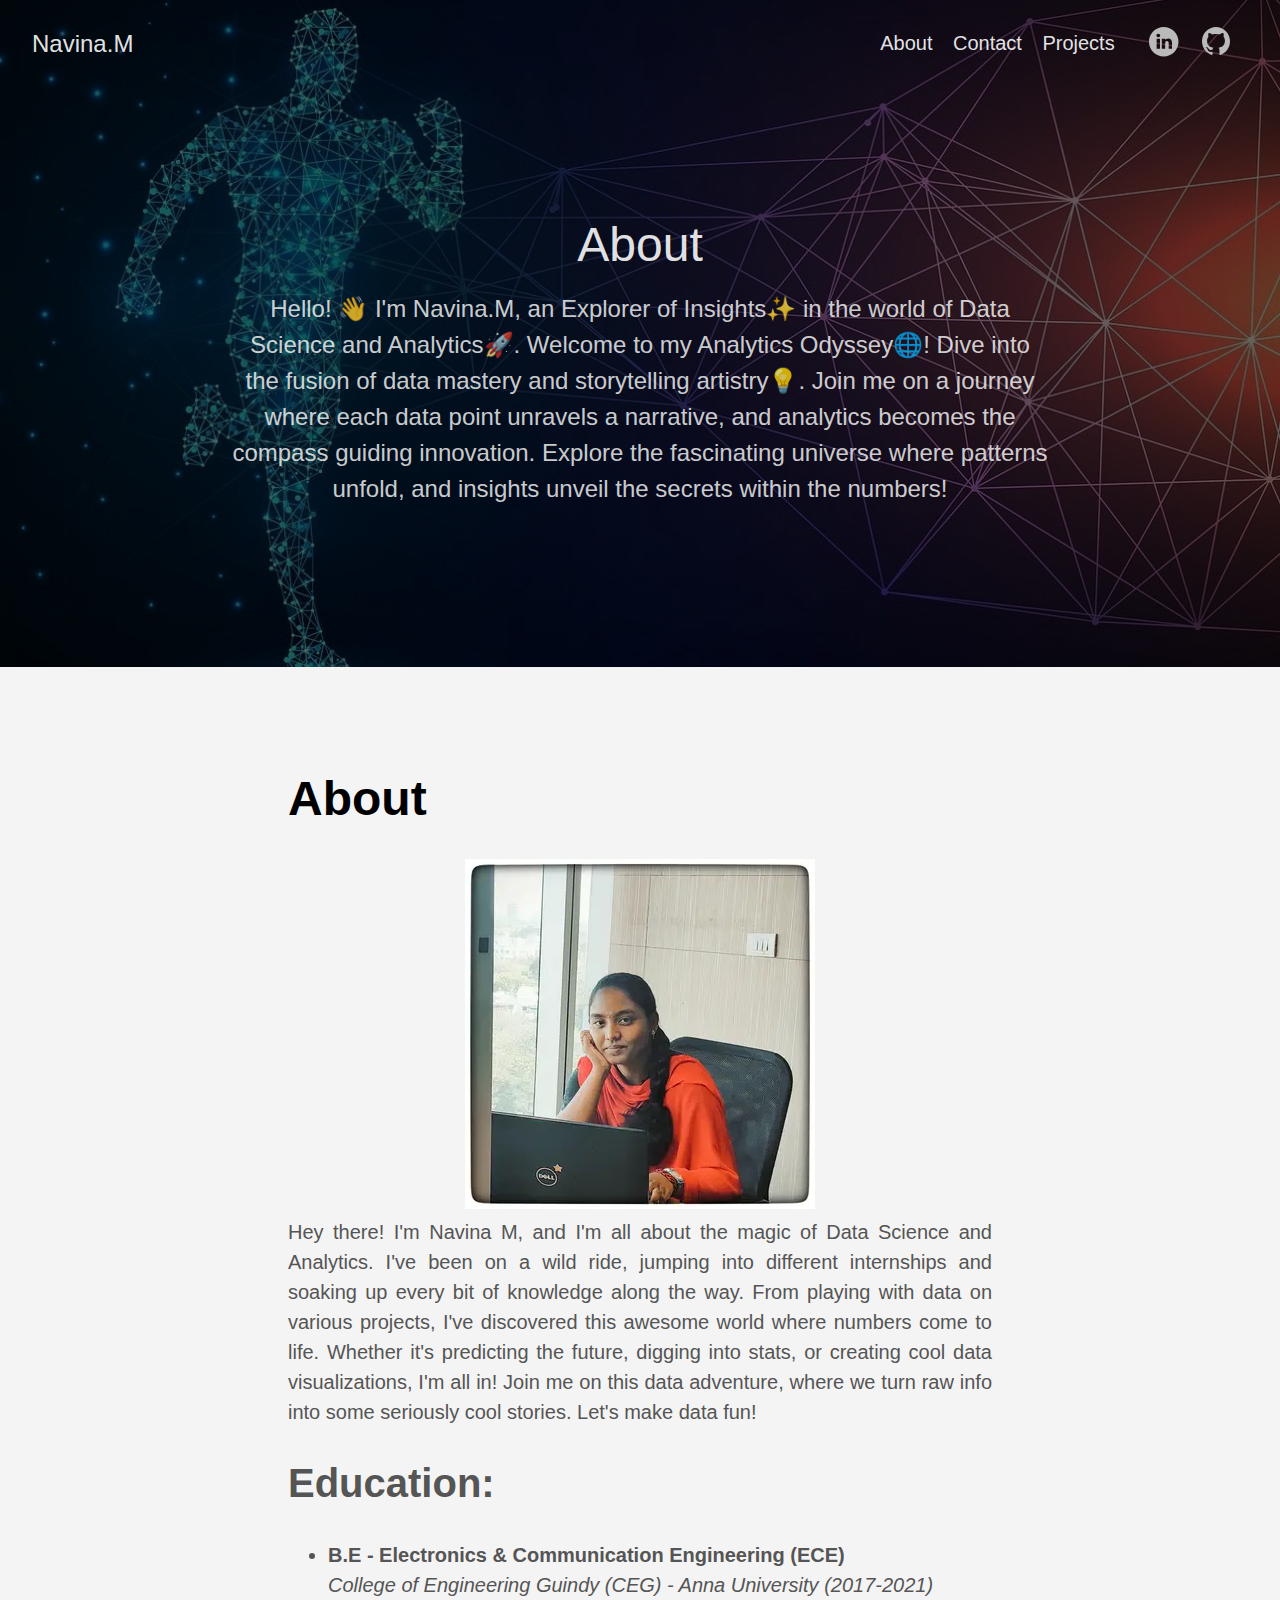
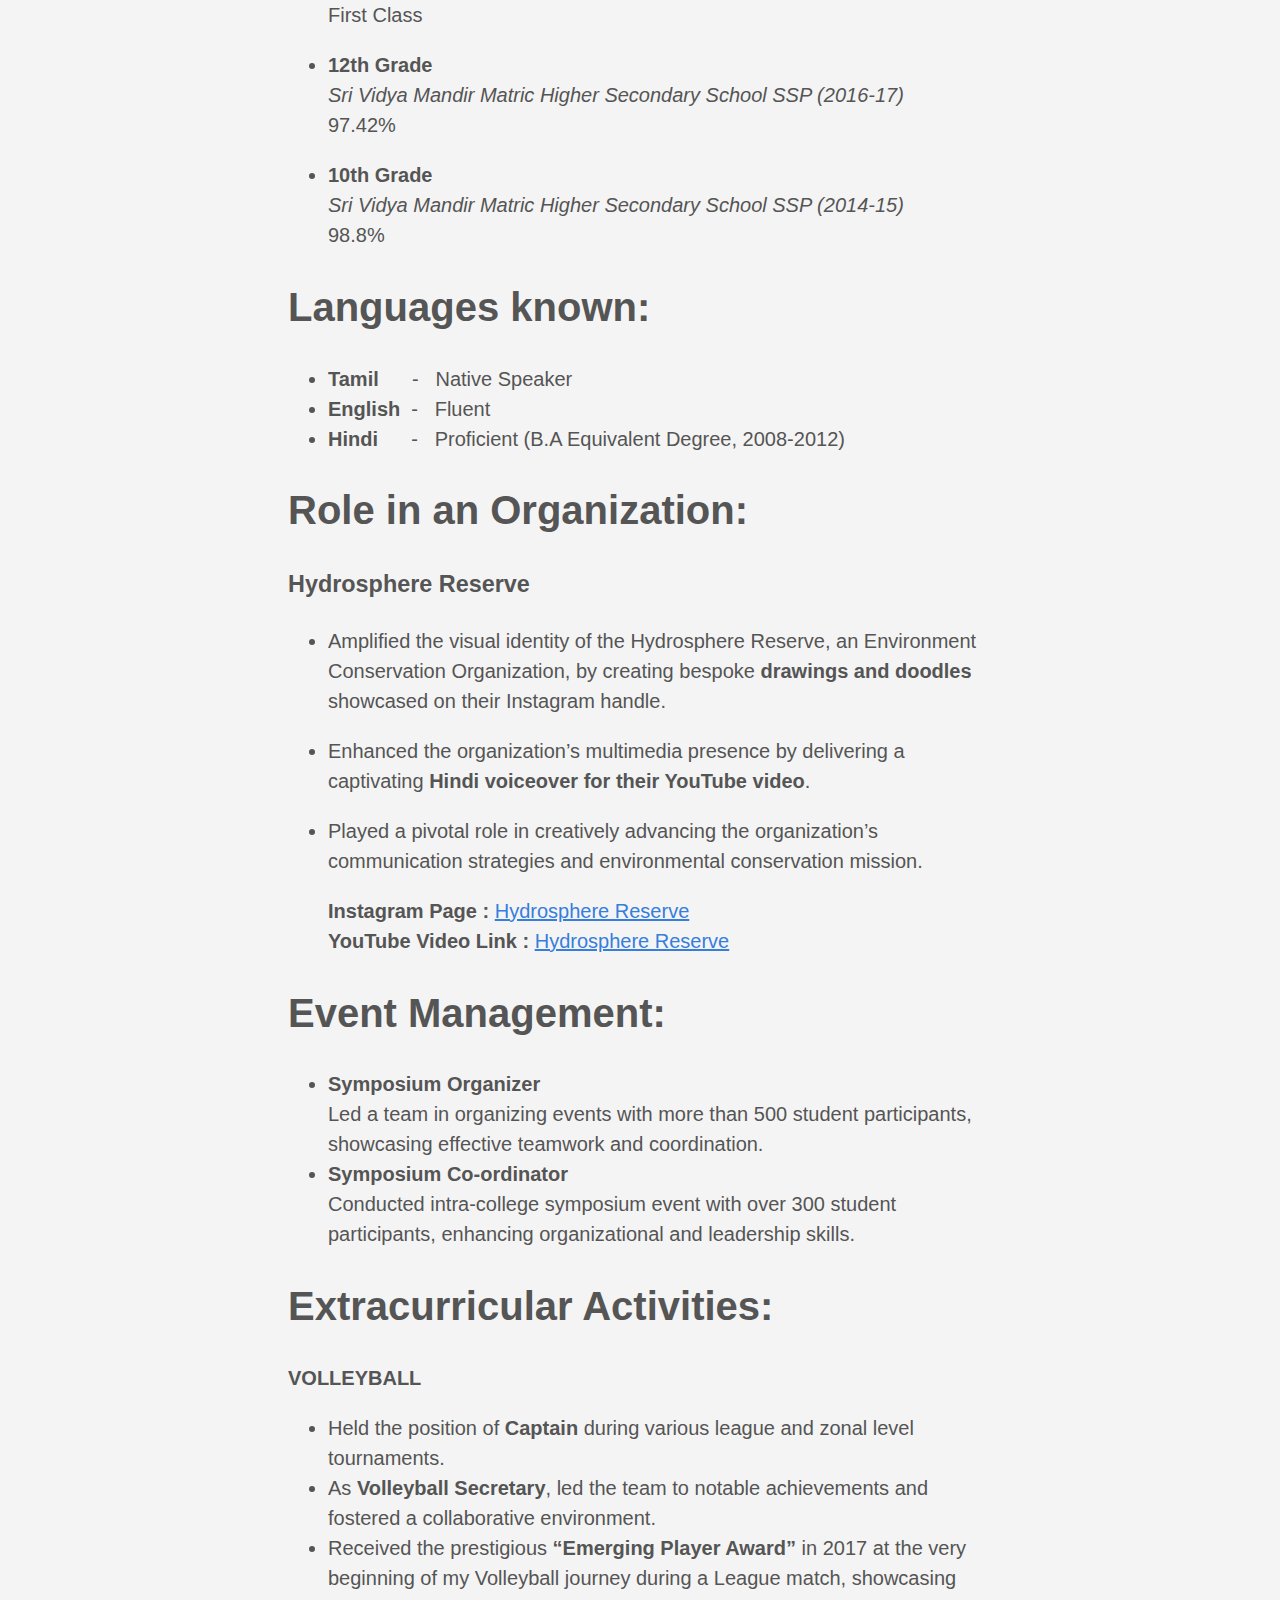
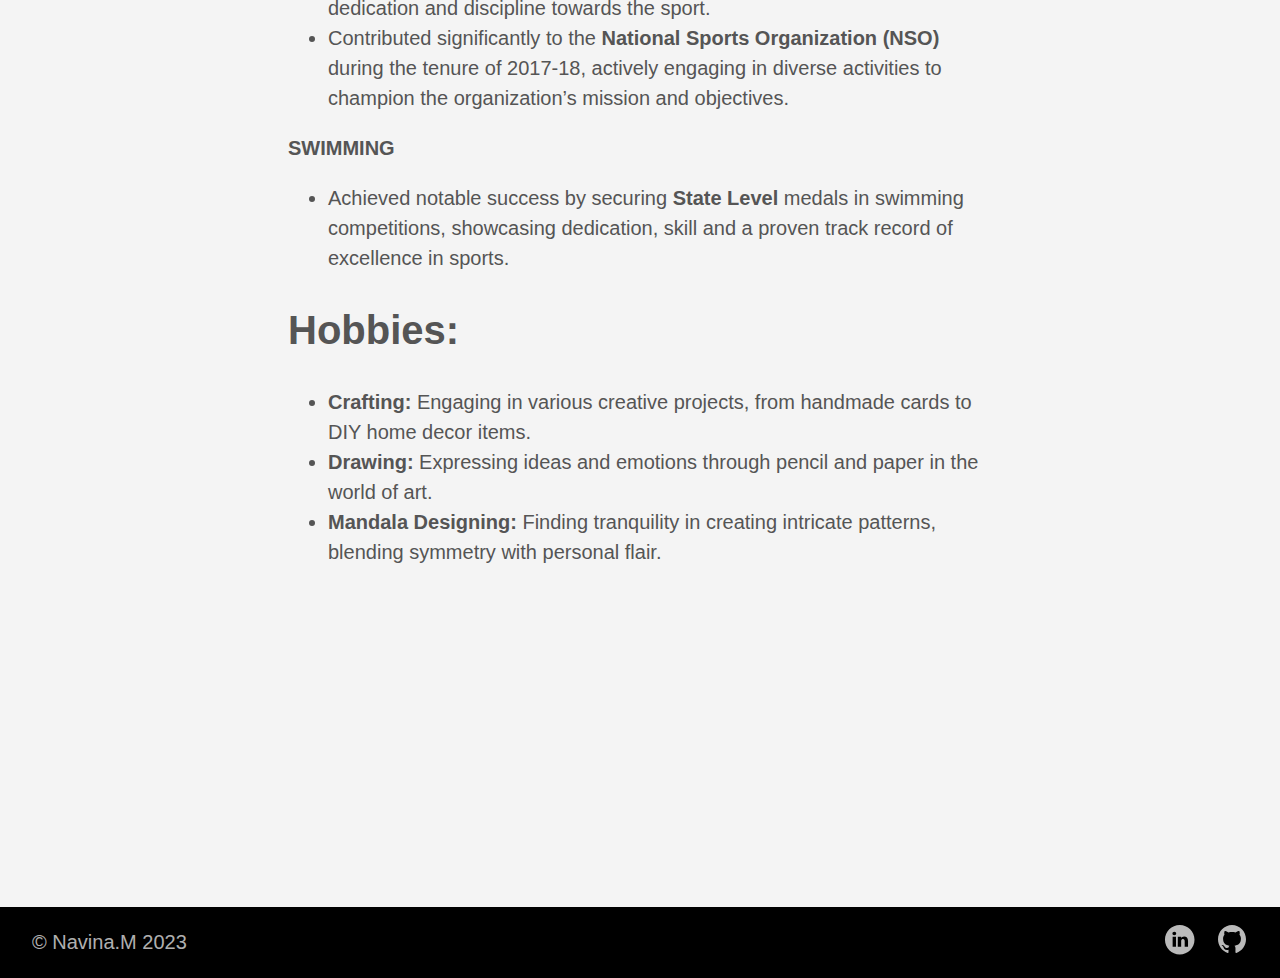
<file: about/index.html>
<!DOCTYPE html>
<html lang="en">
  <head>
    <meta charset="utf-8">
    <meta http-equiv="X-UA-Compatible" content="IE=edge,chrome=1">
    
    <title>About | Navina.M</title>
    <meta name="viewport" content="width=device-width,minimum-scale=1">
    <meta name="description" content="Hello! 👋 I&#39;m Navina.M, an Explorer of Insights✨ in the world of Data Science and Analytics🚀. Welcome to my Analytics Odyssey🌐! Dive into the fusion of data mastery and storytelling artistry💡. Join me on a journey where each data point unravels a narrative, and analytics becomes the compass guiding innovation. Explore the fascinating universe where patterns unfold, and insights unveil the secrets within the numbers!">
    <meta name="generator" content="Hugo 0.120.4">
    
    
    
    
      <meta name="robots" content="noindex, nofollow">
    

    
<link rel="stylesheet" href="https://navina-murugadas.github.io/Portfolio/ananke/css/main.min.css" >



    
    
    
      

    

    
    
    <meta property="og:title" content="About" />
<meta property="og:description" content="Hello! 👋 I&#39;m Navina.M, an Explorer of Insights✨ in the world of Data Science and Analytics🚀. Welcome to my Analytics Odyssey🌐! Dive into the fusion of data mastery and storytelling artistry💡. Join me on a journey where each data point unravels a narrative, and analytics becomes the compass guiding innovation. Explore the fascinating universe where patterns unfold, and insights unveil the secrets within the numbers!" />
<meta property="og:type" content="article" />
<meta property="og:url" content="https://navina-murugadas.github.io/Portfolio/about/" /><meta property="article:section" content="" />



<meta itemprop="name" content="About">
<meta itemprop="description" content="Hello! 👋 I&#39;m Navina.M, an Explorer of Insights✨ in the world of Data Science and Analytics🚀. Welcome to my Analytics Odyssey🌐! Dive into the fusion of data mastery and storytelling artistry💡. Join me on a journey where each data point unravels a narrative, and analytics becomes the compass guiding innovation. Explore the fascinating universe where patterns unfold, and insights unveil the secrets within the numbers!">

<meta itemprop="wordCount" content="402">
<meta itemprop="keywords" content="" /><meta name="twitter:card" content="summary"/>
<meta name="twitter:title" content="About"/>
<meta name="twitter:description" content="Hello! 👋 I&#39;m Navina.M, an Explorer of Insights✨ in the world of Data Science and Analytics🚀. Welcome to my Analytics Odyssey🌐! Dive into the fusion of data mastery and storytelling artistry💡. Join me on a journey where each data point unravels a narrative, and analytics becomes the compass guiding innovation. Explore the fascinating universe where patterns unfold, and insights unveil the secrets within the numbers!"/>

	
  </head>

  <body class="ma0 avenir bg-near-white">

    

  
  <header class="cover bg-top" style="background-image: url('https://navina-murugadas.github.io/Portfolio/images/aboutme.jpg');">
    <div class="bg-black-60">
      <nav class="pv3 ph3 ph4-ns" role="navigation">
  <div class="flex-l justify-between items-center center">
    <a href="https://navina-murugadas.github.io/Portfolio/" class="f3 fw2 hover-white no-underline white-90 dib">
      
        Navina.M
      
    </a>
    <div class="flex-l items-center">
      

      
        <ul class="pl0 mr3">
          
          <li class="list f5 f4-ns fw4 dib pr3">
            <a class="hover-white no-underline white-90" href="https://navina-murugadas.github.io/Portfolio/about/" title="About page">
              About
            </a>
          </li>
          
          <li class="list f5 f4-ns fw4 dib pr3">
            <a class="hover-white no-underline white-90" href="https://navina-murugadas.github.io/Portfolio/contact/" title="Contact page">
              Contact
            </a>
          </li>
          
          <li class="list f5 f4-ns fw4 dib pr3">
            <a class="hover-white no-underline white-90" href="https://navina-murugadas.github.io/Portfolio/post/" title="Projects page">
              Projects
            </a>
          </li>
          
        </ul>
      
      
<div class="ananke-socials">
  
    
    <a href="https://www.linkedin.com/in/navina-murugadas2000" target="_blank" rel="noopener" class="linkedin ananke-social-link link-transition stackoverflow link dib z-999 pt3 pt0-l mr1" title="LinkedIn link" aria-label="follow on LinkedIn——Opens in a new window">
      
        <span class="icon"><svg style="enable-background:new 0 0 65 65;" version="1.1" viewBox="0 0 65 65"  xml:space="preserve" xmlns="http://www.w3.org/2000/svg" xmlns:xlink="http://www.w3.org/1999/xlink">
  <path d="M50.837,48.137V36.425c0-6.275-3.35-9.195-7.816-9.195  c-3.604,0-5.219,1.983-6.119,3.374V27.71h-6.79c0.09,1.917,0,20.427,0,20.427h6.79V36.729c0-0.609,0.044-1.219,0.224-1.655  c0.49-1.22,1.607-2.483,3.482-2.483c2.458,0,3.44,1.873,3.44,4.618v10.929H50.837z M22.959,24.922c2.367,0,3.842-1.57,3.842-3.531  c-0.044-2.003-1.475-3.528-3.797-3.528s-3.841,1.524-3.841,3.528c0,1.961,1.474,3.531,3.753,3.531H22.959z M34,64  C17.432,64,4,50.568,4,34C4,17.431,17.432,4,34,4s30,13.431,30,30C64,50.568,50.568,64,34,64z M26.354,48.137V27.71h-6.789v20.427  H26.354z" style="fill-rule:evenodd;clip-rule:evenodd;"/>
</svg>
</span>
      
<span class="new-window"><svg  height="8px"  style="enable-background:new 0 0 1000 1000;" version="1.1" viewBox="0 0 1000 1000"  xml:space="preserve" xmlns="http://www.w3.org/2000/svg" xmlns:xlink="http://www.w3.org/1999/xlink" >
<path d="M598 128h298v298h-86v-152l-418 418-60-60 418-418h-152v-86zM810 810v-298h86v298c0 46-40 86-86 86h-596c-48 0-86-40-86-86v-596c0-46 38-86 86-86h298v86h-298v596h596z" style="fill-rule:evenodd;clip-rule:evenodd;"/>
</svg>
</span></a>
  
    
    <a href="https://github.com/Navina-Murugadas" target="_blank" rel="noopener" class="github ananke-social-link link-transition stackoverflow link dib z-999 pt3 pt0-l mr1" title="GitHub link" aria-label="follow on GitHub——Opens in a new window">
      
        <span class="icon"><svg style="enable-background:new 0 0 512 512;" version="1.1" viewBox="0 0 512 512"  xml:space="preserve" xmlns="http://www.w3.org/2000/svg" xmlns:xlink="http://www.w3.org/1999/xlink" >
  <path d="M256,32C132.3,32,32,134.8,32,261.7c0,101.5,64.2,187.5,153.2,217.9c11.2,2.1,15.3-5,15.3-11.1   c0-5.5-0.2-19.9-0.3-39.1c-62.3,13.9-75.5-30.8-75.5-30.8c-10.2-26.5-24.9-33.6-24.9-33.6c-20.3-14.3,1.5-14,1.5-14   c22.5,1.6,34.3,23.7,34.3,23.7c20,35.1,52.4,25,65.2,19.1c2-14.8,7.8-25,14.2-30.7c-49.7-5.8-102-25.5-102-113.5   c0-25.1,8.7-45.6,23-61.6c-2.3-5.8-10-29.2,2.2-60.8c0,0,18.8-6.2,61.6,23.5c17.9-5.1,37-7.6,56.1-7.7c19,0.1,38.2,2.6,56.1,7.7   c42.8-29.7,61.5-23.5,61.5-23.5c12.2,31.6,4.5,55,2.2,60.8c14.3,16.1,23,36.6,23,61.6c0,88.2-52.4,107.6-102.3,113.3   c8,7.1,15.2,21.1,15.2,42.5c0,30.7-0.3,55.5-0.3,63c0,6.1,4,13.3,15.4,11C415.9,449.1,480,363.1,480,261.7   C480,134.8,379.7,32,256,32z"/>
</svg>
</span>
      
<span class="new-window"><svg  height="8px"  style="enable-background:new 0 0 1000 1000;" version="1.1" viewBox="0 0 1000 1000"  xml:space="preserve" xmlns="http://www.w3.org/2000/svg" xmlns:xlink="http://www.w3.org/1999/xlink" >
<path d="M598 128h298v298h-86v-152l-418 418-60-60 418-418h-152v-86zM810 810v-298h86v298c0 46-40 86-86 86h-596c-48 0-86-40-86-86v-596c0-46 38-86 86-86h298v86h-298v596h596z" style="fill-rule:evenodd;clip-rule:evenodd;"/>
</svg>
</span></a>
  
</div>

    </div>
  </div>
</nav>

      <div class="tc-l pv6 ph3 ph4-ns">
        
          <div class="f2 f1-l fw2 white-90 mb0 lh-title">About</div>
          
            <div class="fw1 f5 f3-l white-80 measure-wide-l center lh-copy mt3 mb4">
              Hello! 👋 I&#39;m Navina.M, an Explorer of Insights✨ in the world of Data Science and Analytics🚀. Welcome to my Analytics Odyssey🌐! Dive into the fusion of data mastery and storytelling artistry💡. Join me on a journey where each data point unravels a narrative, and analytics becomes the compass guiding innovation. Explore the fascinating universe where patterns unfold, and insights unveil the secrets within the numbers!
            </div>
          
        
      </div>
    </div>
  </header>


    <main class="pb7" role="main">
      
  <div class="flex-l mt2 mw8 center">
    <article class="center cf pv5 ph3 ph4-ns mw7">
      <header>
        <h1 class="f1">
          About
        </h1>
      </header>
      <div class="nested-copy-line-height lh-copy f4 nested-links mid-gray">
        





<div style="text-align: center;">
    <img src="https://navina-murugadas.github.io/Portfolio/images/Navi77.jpeg" alt="Navina.M" class="centered-image">
</div>





<div style="text-align: justify;">
    
Hey there! I'm Navina M, and I'm all about the magic of Data Science and Analytics. I've been on a wild ride, jumping into different internships and soaking up every bit of knowledge along the way. From playing with data on various projects, I've discovered this awesome world where numbers come to life. Whether it's predicting the future, digging into stats, or creating cool data visualizations, I'm all in! Join me on this data adventure, where we turn raw info into some seriously cool stories. Let's make data fun!  

</div>

<h1 id="education">Education:</h1>
<ul>
<li>
<p><strong>B.E - Electronics &amp; Communication Engineering (ECE)</strong><br>
<em>College of Engineering Guindy (CEG) - Anna University (2017-2021)</em> <br>
First Class</p>
</li>
<li>
<p><strong>12th Grade</strong><br>
<em>Sri Vidya Mandir Matric Higher Secondary School SSP (2016-17)</em><br>
97.42%</p>
</li>
<li>
<p><strong>10th Grade</strong><br>
<em>Sri Vidya Mandir Matric Higher Secondary School SSP (2014-15)</em><br>
98.8%</p>
</li>
</ul>
<h1 id="languages-known">Languages known:</h1>
<ul>
<li><strong>Tamil</strong>      -   Native Speaker</li>
<li><strong>English</strong>  -   Fluent</li>
<li><strong>Hindi</strong>      -   Proficient (B.A Equivalent Degree, 2008-2012)</li>
</ul>
<h1 id="role-in-an-organization">Role in an Organization:</h1>
<h3 id="hydrosphere-reserve">Hydrosphere Reserve</h3>
<ul>
<li>
<p>Amplified the visual identity of the Hydrosphere Reserve, an Environment Conservation Organization, by creating bespoke <strong>drawings and doodles</strong> showcased on their Instagram handle.</p>
</li>
<li>
<p>Enhanced the organization&rsquo;s multimedia presence by delivering a captivating <strong>Hindi voiceover for their YouTube video</strong>.</p>
</li>
<li>
<p>Played a pivotal role in creatively advancing the organization&rsquo;s communication strategies and environmental conservation mission.</p>
<p><strong>Instagram Page :</strong> <a href="https://instagram.com/hydrospherereserve?igshid=YmMyMTA2M2Y=">Hydrosphere Reserve</a><br>
<strong>YouTube Video Link :</strong> <a href="https://youtu.be/CvnbCCg0h0s">Hydrosphere Reserve</a></p>
</li>
</ul>
<h1 id="event-management">Event Management:</h1>
<ul>
<li><strong>Symposium Organizer</strong><br>
Led a team in organizing events with more than 500 student participants, showcasing effective teamwork and coordination.</li>
<li><strong>Symposium  Co-ordinator</strong><br>
Conducted intra-college symposium event with over 300 student participants, enhancing organizational and leadership skills.</li>
</ul>
<h1 id="extracurricular-activities">Extracurricular Activities:</h1>
<p><strong>VOLLEYBALL</strong></p>
<ul>
<li>Held the position of <strong>Captain</strong> during various league and zonal level tournaments.</li>
<li>As <strong>Volleyball Secretary</strong>, led the team to notable achievements and fostered a collaborative environment.</li>
<li>Received the prestigious <strong>&ldquo;Emerging Player Award&rdquo;</strong> in 2017 at the very beginning of my Volleyball journey during a League match, showcasing dedication and discipline towards the sport.</li>
<li>Contributed significantly to the <strong>National Sports Organization (NSO)</strong> during the tenure of 2017-18, actively engaging in diverse activities to champion the organization’s mission and objectives.</li>
</ul>
<p><strong>SWIMMING</strong></p>
<ul>
<li>Achieved notable success by securing <strong>State Level</strong> medals in swimming competitions, showcasing dedication, skill and a proven track record of excellence in sports.</li>
</ul>
<h1 id="hobbies">Hobbies:</h1>
<ul>
<li><strong>Crafting:</strong> Engaging in various creative projects, from handmade cards to DIY home decor items.</li>
<li><strong>Drawing:</strong> Expressing ideas and emotions through pencil and paper in the world of art.</li>
<li><strong>Mandala Designing:</strong> Finding tranquility in creating intricate patterns, blending symmetry with personal flair.</li>
</ul>

      </div>
    </article>
  </div>

    </main>
    <footer class="bg-black bottom-0 w-100 pa3" role="contentinfo">
  <div class="flex justify-between">
  <a class="f4 fw4 hover-white no-underline white-70 dn dib-ns pv2 ph3" href="https://navina-murugadas.github.io/Portfolio/" >
    &copy;  Navina.M 2023 
  </a>
    <div>
<div class="ananke-socials">
  
    
    <a href="https://www.linkedin.com/in/navina-murugadas2000" target="_blank" rel="noopener" class="linkedin ananke-social-link link-transition stackoverflow link dib z-999 pt3 pt0-l mr1" title="LinkedIn link" aria-label="follow on LinkedIn——Opens in a new window">
      
        <span class="icon"><svg style="enable-background:new 0 0 65 65;" version="1.1" viewBox="0 0 65 65"  xml:space="preserve" xmlns="http://www.w3.org/2000/svg" xmlns:xlink="http://www.w3.org/1999/xlink">
  <path d="M50.837,48.137V36.425c0-6.275-3.35-9.195-7.816-9.195  c-3.604,0-5.219,1.983-6.119,3.374V27.71h-6.79c0.09,1.917,0,20.427,0,20.427h6.79V36.729c0-0.609,0.044-1.219,0.224-1.655  c0.49-1.22,1.607-2.483,3.482-2.483c2.458,0,3.44,1.873,3.44,4.618v10.929H50.837z M22.959,24.922c2.367,0,3.842-1.57,3.842-3.531  c-0.044-2.003-1.475-3.528-3.797-3.528s-3.841,1.524-3.841,3.528c0,1.961,1.474,3.531,3.753,3.531H22.959z M34,64  C17.432,64,4,50.568,4,34C4,17.431,17.432,4,34,4s30,13.431,30,30C64,50.568,50.568,64,34,64z M26.354,48.137V27.71h-6.789v20.427  H26.354z" style="fill-rule:evenodd;clip-rule:evenodd;"/>
</svg>
</span>
      
<span class="new-window"><svg  height="8px"  style="enable-background:new 0 0 1000 1000;" version="1.1" viewBox="0 0 1000 1000"  xml:space="preserve" xmlns="http://www.w3.org/2000/svg" xmlns:xlink="http://www.w3.org/1999/xlink" >
<path d="M598 128h298v298h-86v-152l-418 418-60-60 418-418h-152v-86zM810 810v-298h86v298c0 46-40 86-86 86h-596c-48 0-86-40-86-86v-596c0-46 38-86 86-86h298v86h-298v596h596z" style="fill-rule:evenodd;clip-rule:evenodd;"/>
</svg>
</span></a>
  
    
    <a href="https://github.com/Navina-Murugadas" target="_blank" rel="noopener" class="github ananke-social-link link-transition stackoverflow link dib z-999 pt3 pt0-l mr1" title="GitHub link" aria-label="follow on GitHub——Opens in a new window">
      
        <span class="icon"><svg style="enable-background:new 0 0 512 512;" version="1.1" viewBox="0 0 512 512"  xml:space="preserve" xmlns="http://www.w3.org/2000/svg" xmlns:xlink="http://www.w3.org/1999/xlink" >
  <path d="M256,32C132.3,32,32,134.8,32,261.7c0,101.5,64.2,187.5,153.2,217.9c11.2,2.1,15.3-5,15.3-11.1   c0-5.5-0.2-19.9-0.3-39.1c-62.3,13.9-75.5-30.8-75.5-30.8c-10.2-26.5-24.9-33.6-24.9-33.6c-20.3-14.3,1.5-14,1.5-14   c22.5,1.6,34.3,23.7,34.3,23.7c20,35.1,52.4,25,65.2,19.1c2-14.8,7.8-25,14.2-30.7c-49.7-5.8-102-25.5-102-113.5   c0-25.1,8.7-45.6,23-61.6c-2.3-5.8-10-29.2,2.2-60.8c0,0,18.8-6.2,61.6,23.5c17.9-5.1,37-7.6,56.1-7.7c19,0.1,38.2,2.6,56.1,7.7   c42.8-29.7,61.5-23.5,61.5-23.5c12.2,31.6,4.5,55,2.2,60.8c14.3,16.1,23,36.6,23,61.6c0,88.2-52.4,107.6-102.3,113.3   c8,7.1,15.2,21.1,15.2,42.5c0,30.7-0.3,55.5-0.3,63c0,6.1,4,13.3,15.4,11C415.9,449.1,480,363.1,480,261.7   C480,134.8,379.7,32,256,32z"/>
</svg>
</span>
      
<span class="new-window"><svg  height="8px"  style="enable-background:new 0 0 1000 1000;" version="1.1" viewBox="0 0 1000 1000"  xml:space="preserve" xmlns="http://www.w3.org/2000/svg" xmlns:xlink="http://www.w3.org/1999/xlink" >
<path d="M598 128h298v298h-86v-152l-418 418-60-60 418-418h-152v-86zM810 810v-298h86v298c0 46-40 86-86 86h-596c-48 0-86-40-86-86v-596c0-46 38-86 86-86h298v86h-298v596h596z" style="fill-rule:evenodd;clip-rule:evenodd;"/>
</svg>
</span></a>
  
</div>
</div>
  </div>
</footer>

  </body>
</html>
</file>
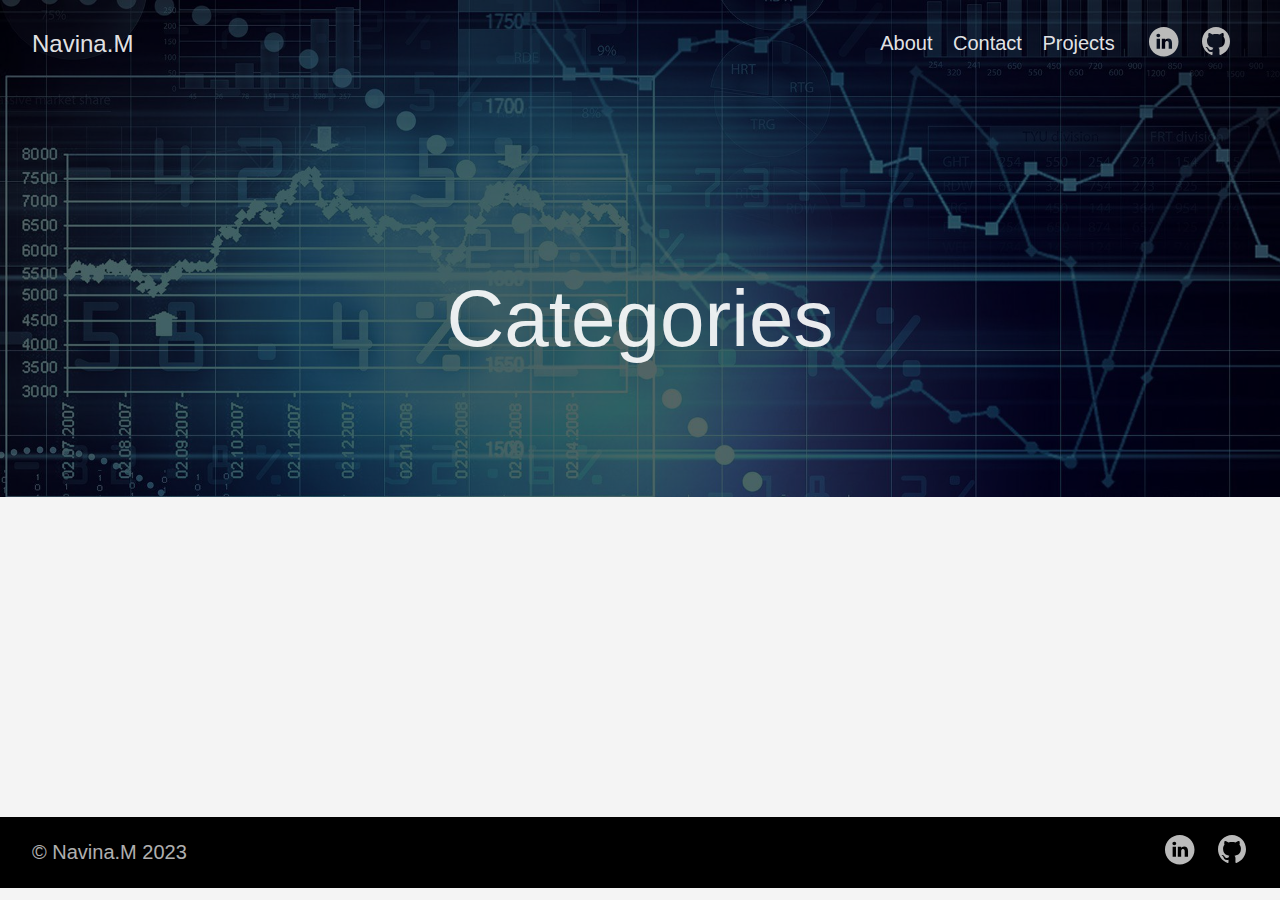
<file: categories/index.html>
<!DOCTYPE html>
<html lang="en">
  <head>
    <meta charset="utf-8">
    <meta http-equiv="X-UA-Compatible" content="IE=edge,chrome=1">
    
    <title>Navina.M</title>
    <meta name="viewport" content="width=device-width,minimum-scale=1">
    <meta name="description" content="Unveiling the Data Symphony">
    <meta name="generator" content="Hugo 0.120.4">
    
    
    
    
      <meta name="robots" content="noindex, nofollow">
    

    
<link rel="stylesheet" href="https://navina-murugadas.github.io/Portfolio/ananke/css/main.min.css" >



    
    
    
      

    

    
    
      <link href="https://navina-murugadas.github.io/Portfolio/categories/index.xml" rel="alternate" type="application/rss+xml" title="Navina.M" />
      <link href="https://navina-murugadas.github.io/Portfolio/categories/index.xml" rel="feed" type="application/rss+xml" title="Navina.M" />
      
    
    
    <meta property="og:title" content="Categories" />
<meta property="og:description" content="Unveiling the Data Symphony" />
<meta property="og:type" content="website" />
<meta property="og:url" content="https://navina-murugadas.github.io/Portfolio/categories/" />

<meta itemprop="name" content="Categories">
<meta itemprop="description" content="Unveiling the Data Symphony"><meta name="twitter:card" content="summary"/>
<meta name="twitter:title" content="Categories"/>
<meta name="twitter:description" content="Unveiling the Data Symphony"/>

	
  </head>

  <body class="ma0 avenir bg-near-white">

    

  
  <header class="cover bg-top" style="background-image: url('https://navina-murugadas.github.io/Portfolio/images/analyst.jpg');">
    <div class="bg-black-60">
      <nav class="pv3 ph3 ph4-ns" role="navigation">
  <div class="flex-l justify-between items-center center">
    <a href="https://navina-murugadas.github.io/Portfolio/" class="f3 fw2 hover-white no-underline white-90 dib">
      
        Navina.M
      
    </a>
    <div class="flex-l items-center">
      

      
        <ul class="pl0 mr3">
          
          <li class="list f5 f4-ns fw4 dib pr3">
            <a class="hover-white no-underline white-90" href="https://navina-murugadas.github.io/Portfolio/about/" title="About page">
              About
            </a>
          </li>
          
          <li class="list f5 f4-ns fw4 dib pr3">
            <a class="hover-white no-underline white-90" href="https://navina-murugadas.github.io/Portfolio/contact/" title="Contact page">
              Contact
            </a>
          </li>
          
          <li class="list f5 f4-ns fw4 dib pr3">
            <a class="hover-white no-underline white-90" href="https://navina-murugadas.github.io/Portfolio/post/" title="Projects page">
              Projects
            </a>
          </li>
          
        </ul>
      
      
<div class="ananke-socials">
  
    
    <a href="https://www.linkedin.com/in/navina-murugadas2000" target="_blank" rel="noopener" class="linkedin ananke-social-link link-transition stackoverflow link dib z-999 pt3 pt0-l mr1" title="LinkedIn link" aria-label="follow on LinkedIn——Opens in a new window">
      
        <span class="icon"><svg style="enable-background:new 0 0 65 65;" version="1.1" viewBox="0 0 65 65"  xml:space="preserve" xmlns="http://www.w3.org/2000/svg" xmlns:xlink="http://www.w3.org/1999/xlink">
  <path d="M50.837,48.137V36.425c0-6.275-3.35-9.195-7.816-9.195  c-3.604,0-5.219,1.983-6.119,3.374V27.71h-6.79c0.09,1.917,0,20.427,0,20.427h6.79V36.729c0-0.609,0.044-1.219,0.224-1.655  c0.49-1.22,1.607-2.483,3.482-2.483c2.458,0,3.44,1.873,3.44,4.618v10.929H50.837z M22.959,24.922c2.367,0,3.842-1.57,3.842-3.531  c-0.044-2.003-1.475-3.528-3.797-3.528s-3.841,1.524-3.841,3.528c0,1.961,1.474,3.531,3.753,3.531H22.959z M34,64  C17.432,64,4,50.568,4,34C4,17.431,17.432,4,34,4s30,13.431,30,30C64,50.568,50.568,64,34,64z M26.354,48.137V27.71h-6.789v20.427  H26.354z" style="fill-rule:evenodd;clip-rule:evenodd;"/>
</svg>
</span>
      
<span class="new-window"><svg  height="8px"  style="enable-background:new 0 0 1000 1000;" version="1.1" viewBox="0 0 1000 1000"  xml:space="preserve" xmlns="http://www.w3.org/2000/svg" xmlns:xlink="http://www.w3.org/1999/xlink" >
<path d="M598 128h298v298h-86v-152l-418 418-60-60 418-418h-152v-86zM810 810v-298h86v298c0 46-40 86-86 86h-596c-48 0-86-40-86-86v-596c0-46 38-86 86-86h298v86h-298v596h596z" style="fill-rule:evenodd;clip-rule:evenodd;"/>
</svg>
</span></a>
  
    
    <a href="https://github.com/Navina-Murugadas" target="_blank" rel="noopener" class="github ananke-social-link link-transition stackoverflow link dib z-999 pt3 pt0-l mr1" title="GitHub link" aria-label="follow on GitHub——Opens in a new window">
      
        <span class="icon"><svg style="enable-background:new 0 0 512 512;" version="1.1" viewBox="0 0 512 512"  xml:space="preserve" xmlns="http://www.w3.org/2000/svg" xmlns:xlink="http://www.w3.org/1999/xlink" >
  <path d="M256,32C132.3,32,32,134.8,32,261.7c0,101.5,64.2,187.5,153.2,217.9c11.2,2.1,15.3-5,15.3-11.1   c0-5.5-0.2-19.9-0.3-39.1c-62.3,13.9-75.5-30.8-75.5-30.8c-10.2-26.5-24.9-33.6-24.9-33.6c-20.3-14.3,1.5-14,1.5-14   c22.5,1.6,34.3,23.7,34.3,23.7c20,35.1,52.4,25,65.2,19.1c2-14.8,7.8-25,14.2-30.7c-49.7-5.8-102-25.5-102-113.5   c0-25.1,8.7-45.6,23-61.6c-2.3-5.8-10-29.2,2.2-60.8c0,0,18.8-6.2,61.6,23.5c17.9-5.1,37-7.6,56.1-7.7c19,0.1,38.2,2.6,56.1,7.7   c42.8-29.7,61.5-23.5,61.5-23.5c12.2,31.6,4.5,55,2.2,60.8c14.3,16.1,23,36.6,23,61.6c0,88.2-52.4,107.6-102.3,113.3   c8,7.1,15.2,21.1,15.2,42.5c0,30.7-0.3,55.5-0.3,63c0,6.1,4,13.3,15.4,11C415.9,449.1,480,363.1,480,261.7   C480,134.8,379.7,32,256,32z"/>
</svg>
</span>
      
<span class="new-window"><svg  height="8px"  style="enable-background:new 0 0 1000 1000;" version="1.1" viewBox="0 0 1000 1000"  xml:space="preserve" xmlns="http://www.w3.org/2000/svg" xmlns:xlink="http://www.w3.org/1999/xlink" >
<path d="M598 128h298v298h-86v-152l-418 418-60-60 418-418h-152v-86zM810 810v-298h86v298c0 46-40 86-86 86h-596c-48 0-86-40-86-86v-596c0-46 38-86 86-86h298v86h-298v596h596z" style="fill-rule:evenodd;clip-rule:evenodd;"/>
</svg>
</span></a>
  
</div>

    </div>
  </div>
</nav>

      <div class="tc-l pv4 pv6-l ph3 ph4-ns">
        <h1 class="f2 f-subheadline-l fw2 white-90 mb0 lh-title">
          Categories
        </h1>
        
      </div>
    </div>
  </header>


    <main class="pb7" role="main">
      
    
  <article class="cf pa3 pa4-m pa4-l">
    <div class="measure-wide-l center f4 lh-copy nested-copy-line-height nested-links mid-gray">
      
    </div>
  </article>
  <div class="mw8 center">
    <section class="ph4">
      
    </section>
  </div>

    </main>
    <footer class="bg-black bottom-0 w-100 pa3" role="contentinfo">
  <div class="flex justify-between">
  <a class="f4 fw4 hover-white no-underline white-70 dn dib-ns pv2 ph3" href="https://navina-murugadas.github.io/Portfolio/" >
    &copy;  Navina.M 2023 
  </a>
    <div>
<div class="ananke-socials">
  
    
    <a href="https://www.linkedin.com/in/navina-murugadas2000" target="_blank" rel="noopener" class="linkedin ananke-social-link link-transition stackoverflow link dib z-999 pt3 pt0-l mr1" title="LinkedIn link" aria-label="follow on LinkedIn——Opens in a new window">
      
        <span class="icon"><svg style="enable-background:new 0 0 65 65;" version="1.1" viewBox="0 0 65 65"  xml:space="preserve" xmlns="http://www.w3.org/2000/svg" xmlns:xlink="http://www.w3.org/1999/xlink">
  <path d="M50.837,48.137V36.425c0-6.275-3.35-9.195-7.816-9.195  c-3.604,0-5.219,1.983-6.119,3.374V27.71h-6.79c0.09,1.917,0,20.427,0,20.427h6.79V36.729c0-0.609,0.044-1.219,0.224-1.655  c0.49-1.22,1.607-2.483,3.482-2.483c2.458,0,3.44,1.873,3.44,4.618v10.929H50.837z M22.959,24.922c2.367,0,3.842-1.57,3.842-3.531  c-0.044-2.003-1.475-3.528-3.797-3.528s-3.841,1.524-3.841,3.528c0,1.961,1.474,3.531,3.753,3.531H22.959z M34,64  C17.432,64,4,50.568,4,34C4,17.431,17.432,4,34,4s30,13.431,30,30C64,50.568,50.568,64,34,64z M26.354,48.137V27.71h-6.789v20.427  H26.354z" style="fill-rule:evenodd;clip-rule:evenodd;"/>
</svg>
</span>
      
<span class="new-window"><svg  height="8px"  style="enable-background:new 0 0 1000 1000;" version="1.1" viewBox="0 0 1000 1000"  xml:space="preserve" xmlns="http://www.w3.org/2000/svg" xmlns:xlink="http://www.w3.org/1999/xlink" >
<path d="M598 128h298v298h-86v-152l-418 418-60-60 418-418h-152v-86zM810 810v-298h86v298c0 46-40 86-86 86h-596c-48 0-86-40-86-86v-596c0-46 38-86 86-86h298v86h-298v596h596z" style="fill-rule:evenodd;clip-rule:evenodd;"/>
</svg>
</span></a>
  
    
    <a href="https://github.com/Navina-Murugadas" target="_blank" rel="noopener" class="github ananke-social-link link-transition stackoverflow link dib z-999 pt3 pt0-l mr1" title="GitHub link" aria-label="follow on GitHub——Opens in a new window">
      
        <span class="icon"><svg style="enable-background:new 0 0 512 512;" version="1.1" viewBox="0 0 512 512"  xml:space="preserve" xmlns="http://www.w3.org/2000/svg" xmlns:xlink="http://www.w3.org/1999/xlink" >
  <path d="M256,32C132.3,32,32,134.8,32,261.7c0,101.5,64.2,187.5,153.2,217.9c11.2,2.1,15.3-5,15.3-11.1   c0-5.5-0.2-19.9-0.3-39.1c-62.3,13.9-75.5-30.8-75.5-30.8c-10.2-26.5-24.9-33.6-24.9-33.6c-20.3-14.3,1.5-14,1.5-14   c22.5,1.6,34.3,23.7,34.3,23.7c20,35.1,52.4,25,65.2,19.1c2-14.8,7.8-25,14.2-30.7c-49.7-5.8-102-25.5-102-113.5   c0-25.1,8.7-45.6,23-61.6c-2.3-5.8-10-29.2,2.2-60.8c0,0,18.8-6.2,61.6,23.5c17.9-5.1,37-7.6,56.1-7.7c19,0.1,38.2,2.6,56.1,7.7   c42.8-29.7,61.5-23.5,61.5-23.5c12.2,31.6,4.5,55,2.2,60.8c14.3,16.1,23,36.6,23,61.6c0,88.2-52.4,107.6-102.3,113.3   c8,7.1,15.2,21.1,15.2,42.5c0,30.7-0.3,55.5-0.3,63c0,6.1,4,13.3,15.4,11C415.9,449.1,480,363.1,480,261.7   C480,134.8,379.7,32,256,32z"/>
</svg>
</span>
      
<span class="new-window"><svg  height="8px"  style="enable-background:new 0 0 1000 1000;" version="1.1" viewBox="0 0 1000 1000"  xml:space="preserve" xmlns="http://www.w3.org/2000/svg" xmlns:xlink="http://www.w3.org/1999/xlink" >
<path d="M598 128h298v298h-86v-152l-418 418-60-60 418-418h-152v-86zM810 810v-298h86v298c0 46-40 86-86 86h-596c-48 0-86-40-86-86v-596c0-46 38-86 86-86h298v86h-298v596h596z" style="fill-rule:evenodd;clip-rule:evenodd;"/>
</svg>
</span></a>
  
</div>
</div>
  </div>
</footer>

  </body>
</html>
</file>
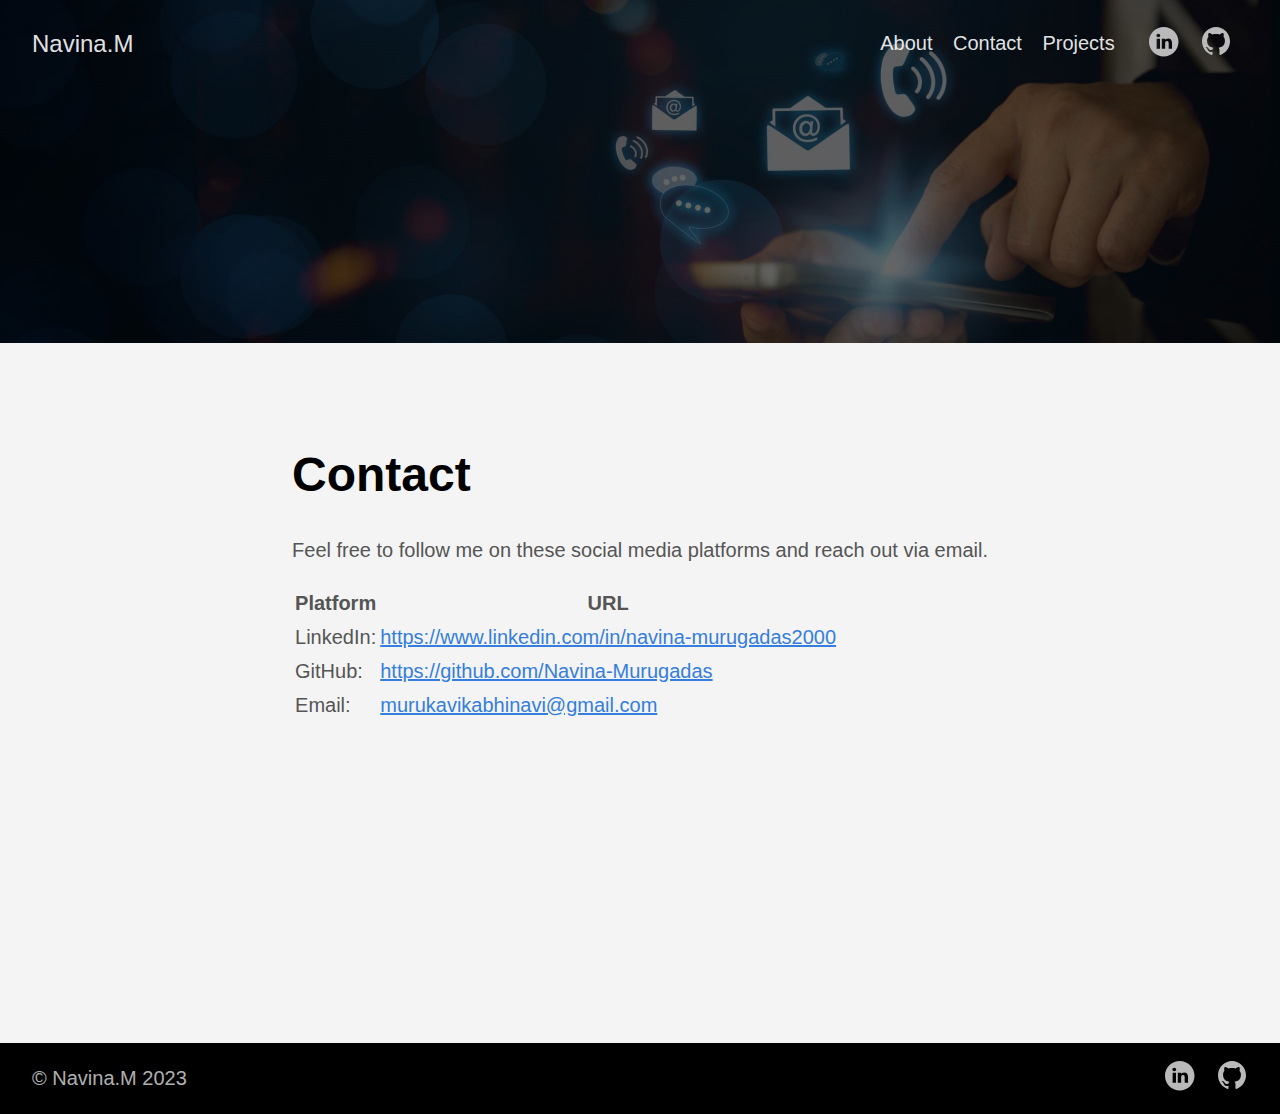
<file: contact/index.html>
<!DOCTYPE html>
<html lang="en">
  <head>
    <meta charset="utf-8">
    <meta http-equiv="X-UA-Compatible" content="IE=edge,chrome=1">
    
    <title>Contact | Navina.M</title>
    <meta name="viewport" content="width=device-width,minimum-scale=1">
    <meta name="description" content="I&#39;d love to hear from you">
    <meta name="generator" content="Hugo 0.120.4">
    
    
    
    
      <meta name="robots" content="noindex, nofollow">
    

    
<link rel="stylesheet" href="https://navina-murugadas.github.io/Portfolio/ananke/css/main.min.css" >



    
    
    
      

    

    
    
    <meta property="og:title" content="Contact" />
<meta property="og:description" content="I&#39;d love to hear from you" />
<meta property="og:type" content="article" />
<meta property="og:url" content="https://navina-murugadas.github.io/Portfolio/contact/" /><meta property="article:section" content="" />



<meta itemprop="name" content="Contact">
<meta itemprop="description" content="I&#39;d love to hear from you">

<meta itemprop="wordCount" content="23">
<meta itemprop="keywords" content="" /><meta name="twitter:card" content="summary"/>
<meta name="twitter:title" content="Contact"/>
<meta name="twitter:description" content="I&#39;d love to hear from you"/>

	
  </head>

  <body class="ma0 avenir bg-near-white">

    

  
  <header class="cover bg-top" style="background-image: url('https://navina-murugadas.github.io/Portfolio/images/contact.jpg');">
    <div class="bg-black-60">
      <nav class="pv3 ph3 ph4-ns" role="navigation">
  <div class="flex-l justify-between items-center center">
    <a href="https://navina-murugadas.github.io/Portfolio/" class="f3 fw2 hover-white no-underline white-90 dib">
      
        Navina.M
      
    </a>
    <div class="flex-l items-center">
      

      
        <ul class="pl0 mr3">
          
          <li class="list f5 f4-ns fw4 dib pr3">
            <a class="hover-white no-underline white-90" href="https://navina-murugadas.github.io/Portfolio/about/" title="About page">
              About
            </a>
          </li>
          
          <li class="list f5 f4-ns fw4 dib pr3">
            <a class="hover-white no-underline white-90" href="https://navina-murugadas.github.io/Portfolio/contact/" title="Contact page">
              Contact
            </a>
          </li>
          
          <li class="list f5 f4-ns fw4 dib pr3">
            <a class="hover-white no-underline white-90" href="https://navina-murugadas.github.io/Portfolio/post/" title="Projects page">
              Projects
            </a>
          </li>
          
        </ul>
      
      
<div class="ananke-socials">
  
    
    <a href="https://www.linkedin.com/in/navina-murugadas2000" target="_blank" rel="noopener" class="linkedin ananke-social-link link-transition stackoverflow link dib z-999 pt3 pt0-l mr1" title="LinkedIn link" aria-label="follow on LinkedIn——Opens in a new window">
      
        <span class="icon"><svg style="enable-background:new 0 0 65 65;" version="1.1" viewBox="0 0 65 65"  xml:space="preserve" xmlns="http://www.w3.org/2000/svg" xmlns:xlink="http://www.w3.org/1999/xlink">
  <path d="M50.837,48.137V36.425c0-6.275-3.35-9.195-7.816-9.195  c-3.604,0-5.219,1.983-6.119,3.374V27.71h-6.79c0.09,1.917,0,20.427,0,20.427h6.79V36.729c0-0.609,0.044-1.219,0.224-1.655  c0.49-1.22,1.607-2.483,3.482-2.483c2.458,0,3.44,1.873,3.44,4.618v10.929H50.837z M22.959,24.922c2.367,0,3.842-1.57,3.842-3.531  c-0.044-2.003-1.475-3.528-3.797-3.528s-3.841,1.524-3.841,3.528c0,1.961,1.474,3.531,3.753,3.531H22.959z M34,64  C17.432,64,4,50.568,4,34C4,17.431,17.432,4,34,4s30,13.431,30,30C64,50.568,50.568,64,34,64z M26.354,48.137V27.71h-6.789v20.427  H26.354z" style="fill-rule:evenodd;clip-rule:evenodd;"/>
</svg>
</span>
      
<span class="new-window"><svg  height="8px"  style="enable-background:new 0 0 1000 1000;" version="1.1" viewBox="0 0 1000 1000"  xml:space="preserve" xmlns="http://www.w3.org/2000/svg" xmlns:xlink="http://www.w3.org/1999/xlink" >
<path d="M598 128h298v298h-86v-152l-418 418-60-60 418-418h-152v-86zM810 810v-298h86v298c0 46-40 86-86 86h-596c-48 0-86-40-86-86v-596c0-46 38-86 86-86h298v86h-298v596h596z" style="fill-rule:evenodd;clip-rule:evenodd;"/>
</svg>
</span></a>
  
    
    <a href="https://github.com/Navina-Murugadas" target="_blank" rel="noopener" class="github ananke-social-link link-transition stackoverflow link dib z-999 pt3 pt0-l mr1" title="GitHub link" aria-label="follow on GitHub——Opens in a new window">
      
        <span class="icon"><svg style="enable-background:new 0 0 512 512;" version="1.1" viewBox="0 0 512 512"  xml:space="preserve" xmlns="http://www.w3.org/2000/svg" xmlns:xlink="http://www.w3.org/1999/xlink" >
  <path d="M256,32C132.3,32,32,134.8,32,261.7c0,101.5,64.2,187.5,153.2,217.9c11.2,2.1,15.3-5,15.3-11.1   c0-5.5-0.2-19.9-0.3-39.1c-62.3,13.9-75.5-30.8-75.5-30.8c-10.2-26.5-24.9-33.6-24.9-33.6c-20.3-14.3,1.5-14,1.5-14   c22.5,1.6,34.3,23.7,34.3,23.7c20,35.1,52.4,25,65.2,19.1c2-14.8,7.8-25,14.2-30.7c-49.7-5.8-102-25.5-102-113.5   c0-25.1,8.7-45.6,23-61.6c-2.3-5.8-10-29.2,2.2-60.8c0,0,18.8-6.2,61.6,23.5c17.9-5.1,37-7.6,56.1-7.7c19,0.1,38.2,2.6,56.1,7.7   c42.8-29.7,61.5-23.5,61.5-23.5c12.2,31.6,4.5,55,2.2,60.8c14.3,16.1,23,36.6,23,61.6c0,88.2-52.4,107.6-102.3,113.3   c8,7.1,15.2,21.1,15.2,42.5c0,30.7-0.3,55.5-0.3,63c0,6.1,4,13.3,15.4,11C415.9,449.1,480,363.1,480,261.7   C480,134.8,379.7,32,256,32z"/>
</svg>
</span>
      
<span class="new-window"><svg  height="8px"  style="enable-background:new 0 0 1000 1000;" version="1.1" viewBox="0 0 1000 1000"  xml:space="preserve" xmlns="http://www.w3.org/2000/svg" xmlns:xlink="http://www.w3.org/1999/xlink" >
<path d="M598 128h298v298h-86v-152l-418 418-60-60 418-418h-152v-86zM810 810v-298h86v298c0 46-40 86-86 86h-596c-48 0-86-40-86-86v-596c0-46 38-86 86-86h298v86h-298v596h596z" style="fill-rule:evenodd;clip-rule:evenodd;"/>
</svg>
</span></a>
  
</div>

    </div>
  </div>
</nav>

      <div class="tc-l pv6 ph3 ph4-ns">
        
      </div>
    </div>
  </header>


    <main class="pb7" role="main">
      
  <div class="flex-l mt2 mw8 center">
    <article class="center cf pv5 ph3 ph4-ns mw7">
      <header>
        <h1 class="f1">
          Contact
        </h1>
      </header>
      <div class="nested-copy-line-height lh-copy f4 nested-links mid-gray">
        <p>Feel free to follow me on these social media platforms and reach out via email.</p>
<table>
<thead>
<tr>
<th>Platform</th>
<th>URL</th>
</tr>
</thead>
<tbody>
<tr>
<td>LinkedIn:</td>
<td><a href="https://www.linkedin.com/in/navina-murugadas2000">https://www.linkedin.com/in/navina-murugadas2000</a></td>
</tr>
<tr>
<td>GitHub:</td>
<td><a href="https://github.com/Navina-Murugadas">https://github.com/Navina-Murugadas</a></td>
</tr>
<tr>
<td>Email:</td>
<td><a href="mailto:murukavikabhinavi@gmail.com">murukavikabhinavi@gmail.com</a></td>
</tr>
</tbody>
</table>

      </div>
    </article>
  </div>

    </main>
    <footer class="bg-black bottom-0 w-100 pa3" role="contentinfo">
  <div class="flex justify-between">
  <a class="f4 fw4 hover-white no-underline white-70 dn dib-ns pv2 ph3" href="https://navina-murugadas.github.io/Portfolio/" >
    &copy;  Navina.M 2023 
  </a>
    <div>
<div class="ananke-socials">
  
    
    <a href="https://www.linkedin.com/in/navina-murugadas2000" target="_blank" rel="noopener" class="linkedin ananke-social-link link-transition stackoverflow link dib z-999 pt3 pt0-l mr1" title="LinkedIn link" aria-label="follow on LinkedIn——Opens in a new window">
      
        <span class="icon"><svg style="enable-background:new 0 0 65 65;" version="1.1" viewBox="0 0 65 65"  xml:space="preserve" xmlns="http://www.w3.org/2000/svg" xmlns:xlink="http://www.w3.org/1999/xlink">
  <path d="M50.837,48.137V36.425c0-6.275-3.35-9.195-7.816-9.195  c-3.604,0-5.219,1.983-6.119,3.374V27.71h-6.79c0.09,1.917,0,20.427,0,20.427h6.79V36.729c0-0.609,0.044-1.219,0.224-1.655  c0.49-1.22,1.607-2.483,3.482-2.483c2.458,0,3.44,1.873,3.44,4.618v10.929H50.837z M22.959,24.922c2.367,0,3.842-1.57,3.842-3.531  c-0.044-2.003-1.475-3.528-3.797-3.528s-3.841,1.524-3.841,3.528c0,1.961,1.474,3.531,3.753,3.531H22.959z M34,64  C17.432,64,4,50.568,4,34C4,17.431,17.432,4,34,4s30,13.431,30,30C64,50.568,50.568,64,34,64z M26.354,48.137V27.71h-6.789v20.427  H26.354z" style="fill-rule:evenodd;clip-rule:evenodd;"/>
</svg>
</span>
      
<span class="new-window"><svg  height="8px"  style="enable-background:new 0 0 1000 1000;" version="1.1" viewBox="0 0 1000 1000"  xml:space="preserve" xmlns="http://www.w3.org/2000/svg" xmlns:xlink="http://www.w3.org/1999/xlink" >
<path d="M598 128h298v298h-86v-152l-418 418-60-60 418-418h-152v-86zM810 810v-298h86v298c0 46-40 86-86 86h-596c-48 0-86-40-86-86v-596c0-46 38-86 86-86h298v86h-298v596h596z" style="fill-rule:evenodd;clip-rule:evenodd;"/>
</svg>
</span></a>
  
    
    <a href="https://github.com/Navina-Murugadas" target="_blank" rel="noopener" class="github ananke-social-link link-transition stackoverflow link dib z-999 pt3 pt0-l mr1" title="GitHub link" aria-label="follow on GitHub——Opens in a new window">
      
        <span class="icon"><svg style="enable-background:new 0 0 512 512;" version="1.1" viewBox="0 0 512 512"  xml:space="preserve" xmlns="http://www.w3.org/2000/svg" xmlns:xlink="http://www.w3.org/1999/xlink" >
  <path d="M256,32C132.3,32,32,134.8,32,261.7c0,101.5,64.2,187.5,153.2,217.9c11.2,2.1,15.3-5,15.3-11.1   c0-5.5-0.2-19.9-0.3-39.1c-62.3,13.9-75.5-30.8-75.5-30.8c-10.2-26.5-24.9-33.6-24.9-33.6c-20.3-14.3,1.5-14,1.5-14   c22.5,1.6,34.3,23.7,34.3,23.7c20,35.1,52.4,25,65.2,19.1c2-14.8,7.8-25,14.2-30.7c-49.7-5.8-102-25.5-102-113.5   c0-25.1,8.7-45.6,23-61.6c-2.3-5.8-10-29.2,2.2-60.8c0,0,18.8-6.2,61.6,23.5c17.9-5.1,37-7.6,56.1-7.7c19,0.1,38.2,2.6,56.1,7.7   c42.8-29.7,61.5-23.5,61.5-23.5c12.2,31.6,4.5,55,2.2,60.8c14.3,16.1,23,36.6,23,61.6c0,88.2-52.4,107.6-102.3,113.3   c8,7.1,15.2,21.1,15.2,42.5c0,30.7-0.3,55.5-0.3,63c0,6.1,4,13.3,15.4,11C415.9,449.1,480,363.1,480,261.7   C480,134.8,379.7,32,256,32z"/>
</svg>
</span>
      
<span class="new-window"><svg  height="8px"  style="enable-background:new 0 0 1000 1000;" version="1.1" viewBox="0 0 1000 1000"  xml:space="preserve" xmlns="http://www.w3.org/2000/svg" xmlns:xlink="http://www.w3.org/1999/xlink" >
<path d="M598 128h298v298h-86v-152l-418 418-60-60 418-418h-152v-86zM810 810v-298h86v298c0 46-40 86-86 86h-596c-48 0-86-40-86-86v-596c0-46 38-86 86-86h298v86h-298v596h596z" style="fill-rule:evenodd;clip-rule:evenodd;"/>
</svg>
</span></a>
  
</div>
</div>
  </div>
</footer>

  </body>
</html>
</file>
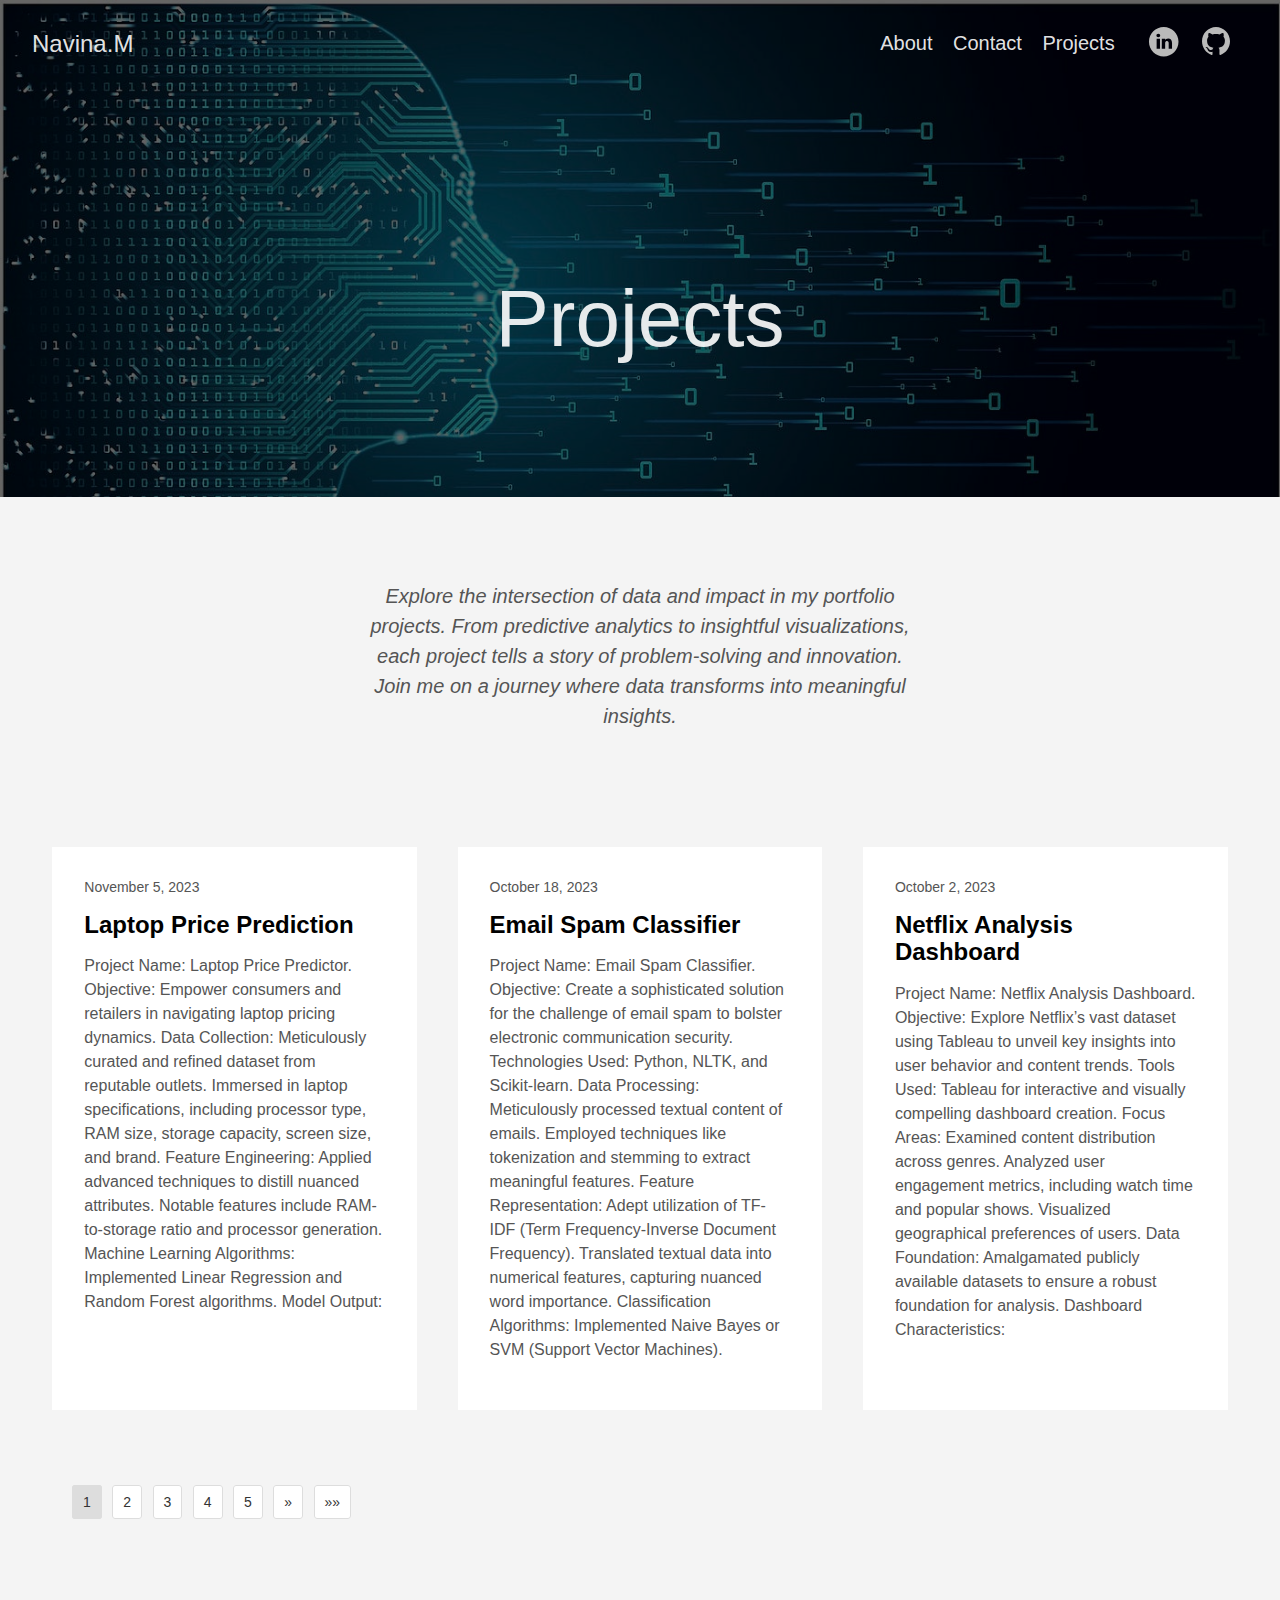
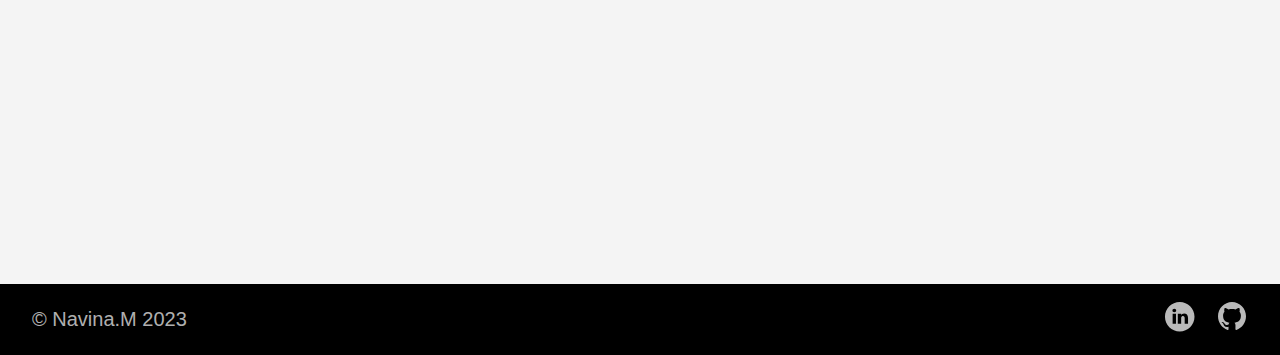
<file: post/index.html>
<!DOCTYPE html>
<html lang="en">
  <head>
    <meta charset="utf-8">
    <meta http-equiv="X-UA-Compatible" content="IE=edge,chrome=1">
    
    <title>Projects | Navina.M</title>
    <meta name="viewport" content="width=device-width,minimum-scale=1">
    <meta name="description" content="Unveiling the Data Symphony">
    <meta name="generator" content="Hugo 0.120.4">
    
    
    
    
      <meta name="robots" content="noindex, nofollow">
    

    
<link rel="stylesheet" href="https://navina-murugadas.github.io/Portfolio/ananke/css/main.min.css" >



    
    
    
      

    

    
    
      <link href="https://navina-murugadas.github.io/Portfolio/post/index.xml" rel="alternate" type="application/rss+xml" title="Navina.M" />
      <link href="https://navina-murugadas.github.io/Portfolio/post/index.xml" rel="feed" type="application/rss+xml" title="Navina.M" />
      
    
    
    <meta property="og:title" content="Projects" />
<meta property="og:description" content="Unveiling the Data Symphony" />
<meta property="og:type" content="website" />
<meta property="og:url" content="https://navina-murugadas.github.io/Portfolio/post/" />

<meta itemprop="name" content="Projects">
<meta itemprop="description" content="Unveiling the Data Symphony"><meta name="twitter:card" content="summary"/>
<meta name="twitter:title" content="Projects"/>
<meta name="twitter:description" content="Unveiling the Data Symphony"/>

	
  </head>

  <body class="ma0 avenir bg-near-white">

    

  
  <header class="cover bg-top" style="background-image: url('https://navina-murugadas.github.io/Portfolio/images/projects.jpg');">
    <div class="bg-black-60">
      <nav class="pv3 ph3 ph4-ns" role="navigation">
  <div class="flex-l justify-between items-center center">
    <a href="https://navina-murugadas.github.io/Portfolio/" class="f3 fw2 hover-white no-underline white-90 dib">
      
        Navina.M
      
    </a>
    <div class="flex-l items-center">
      

      
        <ul class="pl0 mr3">
          
          <li class="list f5 f4-ns fw4 dib pr3">
            <a class="hover-white no-underline white-90" href="https://navina-murugadas.github.io/Portfolio/about/" title="About page">
              About
            </a>
          </li>
          
          <li class="list f5 f4-ns fw4 dib pr3">
            <a class="hover-white no-underline white-90" href="https://navina-murugadas.github.io/Portfolio/contact/" title="Contact page">
              Contact
            </a>
          </li>
          
          <li class="list f5 f4-ns fw4 dib pr3">
            <a class="hover-white no-underline white-90" href="https://navina-murugadas.github.io/Portfolio/post/" title="Projects page">
              Projects
            </a>
          </li>
          
        </ul>
      
      
<div class="ananke-socials">
  
    
    <a href="https://www.linkedin.com/in/navina-murugadas2000" target="_blank" rel="noopener" class="linkedin ananke-social-link link-transition stackoverflow link dib z-999 pt3 pt0-l mr1" title="LinkedIn link" aria-label="follow on LinkedIn——Opens in a new window">
      
        <span class="icon"><svg style="enable-background:new 0 0 65 65;" version="1.1" viewBox="0 0 65 65"  xml:space="preserve" xmlns="http://www.w3.org/2000/svg" xmlns:xlink="http://www.w3.org/1999/xlink">
  <path d="M50.837,48.137V36.425c0-6.275-3.35-9.195-7.816-9.195  c-3.604,0-5.219,1.983-6.119,3.374V27.71h-6.79c0.09,1.917,0,20.427,0,20.427h6.79V36.729c0-0.609,0.044-1.219,0.224-1.655  c0.49-1.22,1.607-2.483,3.482-2.483c2.458,0,3.44,1.873,3.44,4.618v10.929H50.837z M22.959,24.922c2.367,0,3.842-1.57,3.842-3.531  c-0.044-2.003-1.475-3.528-3.797-3.528s-3.841,1.524-3.841,3.528c0,1.961,1.474,3.531,3.753,3.531H22.959z M34,64  C17.432,64,4,50.568,4,34C4,17.431,17.432,4,34,4s30,13.431,30,30C64,50.568,50.568,64,34,64z M26.354,48.137V27.71h-6.789v20.427  H26.354z" style="fill-rule:evenodd;clip-rule:evenodd;"/>
</svg>
</span>
      
<span class="new-window"><svg  height="8px"  style="enable-background:new 0 0 1000 1000;" version="1.1" viewBox="0 0 1000 1000"  xml:space="preserve" xmlns="http://www.w3.org/2000/svg" xmlns:xlink="http://www.w3.org/1999/xlink" >
<path d="M598 128h298v298h-86v-152l-418 418-60-60 418-418h-152v-86zM810 810v-298h86v298c0 46-40 86-86 86h-596c-48 0-86-40-86-86v-596c0-46 38-86 86-86h298v86h-298v596h596z" style="fill-rule:evenodd;clip-rule:evenodd;"/>
</svg>
</span></a>
  
    
    <a href="https://github.com/Navina-Murugadas" target="_blank" rel="noopener" class="github ananke-social-link link-transition stackoverflow link dib z-999 pt3 pt0-l mr1" title="GitHub link" aria-label="follow on GitHub——Opens in a new window">
      
        <span class="icon"><svg style="enable-background:new 0 0 512 512;" version="1.1" viewBox="0 0 512 512"  xml:space="preserve" xmlns="http://www.w3.org/2000/svg" xmlns:xlink="http://www.w3.org/1999/xlink" >
  <path d="M256,32C132.3,32,32,134.8,32,261.7c0,101.5,64.2,187.5,153.2,217.9c11.2,2.1,15.3-5,15.3-11.1   c0-5.5-0.2-19.9-0.3-39.1c-62.3,13.9-75.5-30.8-75.5-30.8c-10.2-26.5-24.9-33.6-24.9-33.6c-20.3-14.3,1.5-14,1.5-14   c22.5,1.6,34.3,23.7,34.3,23.7c20,35.1,52.4,25,65.2,19.1c2-14.8,7.8-25,14.2-30.7c-49.7-5.8-102-25.5-102-113.5   c0-25.1,8.7-45.6,23-61.6c-2.3-5.8-10-29.2,2.2-60.8c0,0,18.8-6.2,61.6,23.5c17.9-5.1,37-7.6,56.1-7.7c19,0.1,38.2,2.6,56.1,7.7   c42.8-29.7,61.5-23.5,61.5-23.5c12.2,31.6,4.5,55,2.2,60.8c14.3,16.1,23,36.6,23,61.6c0,88.2-52.4,107.6-102.3,113.3   c8,7.1,15.2,21.1,15.2,42.5c0,30.7-0.3,55.5-0.3,63c0,6.1,4,13.3,15.4,11C415.9,449.1,480,363.1,480,261.7   C480,134.8,379.7,32,256,32z"/>
</svg>
</span>
      
<span class="new-window"><svg  height="8px"  style="enable-background:new 0 0 1000 1000;" version="1.1" viewBox="0 0 1000 1000"  xml:space="preserve" xmlns="http://www.w3.org/2000/svg" xmlns:xlink="http://www.w3.org/1999/xlink" >
<path d="M598 128h298v298h-86v-152l-418 418-60-60 418-418h-152v-86zM810 810v-298h86v298c0 46-40 86-86 86h-596c-48 0-86-40-86-86v-596c0-46 38-86 86-86h298v86h-298v596h596z" style="fill-rule:evenodd;clip-rule:evenodd;"/>
</svg>
</span></a>
  
</div>

    </div>
  </div>
</nav>

      <div class="tc-l pv4 pv6-l ph3 ph4-ns">
        <h1 class="f2 f-subheadline-l fw2 white-90 mb0 lh-title">
          Projects
        </h1>
        
      </div>
    </div>
  </header>


    <main class="pb7" role="main">
      

  <article class="pa3 pa4-ns nested-copy-line-height">
    <section class="cf ph3 ph5-l pv3 pv4-l f4 tc-l center measure-wide lh-copy mid-gray">
      <p><em>Explore the intersection of data and impact in my portfolio projects. From predictive analytics to insightful visualizations, each project tells a story of problem-solving and innovation. Join me on a journey where data transforms into meaningful insights.</em></p>

    </section>
    <aside class="flex-ns flex-wrap justify-around mt5">
      
        <div class="relative w-100 w-30-l mb4 bg-white">
            <div class="mb3 pa4 mid-gray overflow-hidden">
    
      <div class="f6">
        November 5, 2023
      </div>
    
    <h1 class="f3 near-black">
      <a href="https://navina-murugadas.github.io/Portfolio/post/chapter-1/" class="link black dim">
        Laptop Price Prediction
      </a>
    </h1>
    <div class="nested-links f5 lh-copy nested-copy-line-height">
      Project Name: Laptop Price Predictor.
Objective:
Empower consumers and retailers in navigating laptop pricing dynamics. Data Collection:
Meticulously curated and refined dataset from reputable outlets. Immersed in laptop specifications, including processor type, RAM size, storage capacity, screen size, and brand. Feature Engineering:
Applied advanced techniques to distill nuanced attributes. Notable features include RAM-to-storage ratio and processor generation. Machine Learning Algorithms:
Implemented Linear Regression and Random Forest algorithms. Model Output:
    </div>
  </div>

        </div>
      
        <div class="relative w-100 w-30-l mb4 bg-white">
            <div class="mb3 pa4 mid-gray overflow-hidden">
    
      <div class="f6">
        October 18, 2023
      </div>
    
    <h1 class="f3 near-black">
      <a href="https://navina-murugadas.github.io/Portfolio/post/chapter-2/" class="link black dim">
        Email Spam Classifier
      </a>
    </h1>
    <div class="nested-links f5 lh-copy nested-copy-line-height">
      Project Name: Email Spam Classifier.
Objective:
Create a sophisticated solution for the challenge of email spam to bolster electronic communication security. Technologies Used:
Python, NLTK, and Scikit-learn. Data Processing:
Meticulously processed textual content of emails. Employed techniques like tokenization and stemming to extract meaningful features. Feature Representation:
Adept utilization of TF-IDF (Term Frequency-Inverse Document Frequency). Translated textual data into numerical features, capturing nuanced word importance. Classification Algorithms:
Implemented Naive Bayes or SVM (Support Vector Machines).
    </div>
  </div>

        </div>
      
        <div class="relative w-100 w-30-l mb4 bg-white">
            <div class="mb3 pa4 mid-gray overflow-hidden">
    
      <div class="f6">
        October 2, 2023
      </div>
    
    <h1 class="f3 near-black">
      <a href="https://navina-murugadas.github.io/Portfolio/post/chapter-3/" class="link black dim">
        Netflix Analysis Dashboard
      </a>
    </h1>
    <div class="nested-links f5 lh-copy nested-copy-line-height">
      Project Name: Netflix Analysis Dashboard.
Objective:
Explore Netflix&rsquo;s vast dataset using Tableau to unveil key insights into user behavior and content trends. Tools Used:
Tableau for interactive and visually compelling dashboard creation. Focus Areas:
Examined content distribution across genres. Analyzed user engagement metrics, including watch time and popular shows. Visualized geographical preferences of users. Data Foundation:
Amalgamated publicly available datasets to ensure a robust foundation for analysis. Dashboard Characteristics:
    </div>
  </div>

        </div>
      
    </aside>
    
    <ul class="pagination pagination-default">
      <li class="page-item disabled">
        <a aria-disabled="true" aria-label="First" class="page-link" role="button" tabindex="-1"><span aria-hidden="true">&laquo;&laquo;</span></a>
      </li>
      <li class="page-item disabled">
        <a aria-disabled="true" aria-label="Previous" class="page-link" role="button" tabindex="-1"><span aria-hidden="true">&laquo;</span></a>
      </li>
      <li class="page-item active">
        <a aria-current="page" aria-label="Page 1" class="page-link" role="button">1</a>
      </li>
      <li class="page-item">
        <a href="https://navina-murugadas.github.io/Portfolio/post/page/2/" aria-label="Page 2" class="page-link" role="button">2</a>
      </li>
      <li class="page-item">
        <a href="https://navina-murugadas.github.io/Portfolio/post/page/3/" aria-label="Page 3" class="page-link" role="button">3</a>
      </li>
      <li class="page-item">
        <a href="https://navina-murugadas.github.io/Portfolio/post/page/4/" aria-label="Page 4" class="page-link" role="button">4</a>
      </li>
      <li class="page-item">
        <a href="https://navina-murugadas.github.io/Portfolio/post/page/5/" aria-label="Page 5" class="page-link" role="button">5</a>
      </li>
      <li class="page-item">
        <a href="https://navina-murugadas.github.io/Portfolio/post/page/2/" aria-label="Next" class="page-link" role="button"><span aria-hidden="true">&raquo;</span></a>
      </li>
      <li class="page-item">
        <a href="https://navina-murugadas.github.io/Portfolio/post/page/5/" aria-label="Last" class="page-link" role="button"><span aria-hidden="true">&raquo;&raquo;</span></a>
      </li>
    </ul>
  </article>

    </main>
    <footer class="bg-black bottom-0 w-100 pa3" role="contentinfo">
  <div class="flex justify-between">
  <a class="f4 fw4 hover-white no-underline white-70 dn dib-ns pv2 ph3" href="https://navina-murugadas.github.io/Portfolio/" >
    &copy;  Navina.M 2023 
  </a>
    <div>
<div class="ananke-socials">
  
    
    <a href="https://www.linkedin.com/in/navina-murugadas2000" target="_blank" rel="noopener" class="linkedin ananke-social-link link-transition stackoverflow link dib z-999 pt3 pt0-l mr1" title="LinkedIn link" aria-label="follow on LinkedIn——Opens in a new window">
      
        <span class="icon"><svg style="enable-background:new 0 0 65 65;" version="1.1" viewBox="0 0 65 65"  xml:space="preserve" xmlns="http://www.w3.org/2000/svg" xmlns:xlink="http://www.w3.org/1999/xlink">
  <path d="M50.837,48.137V36.425c0-6.275-3.35-9.195-7.816-9.195  c-3.604,0-5.219,1.983-6.119,3.374V27.71h-6.79c0.09,1.917,0,20.427,0,20.427h6.79V36.729c0-0.609,0.044-1.219,0.224-1.655  c0.49-1.22,1.607-2.483,3.482-2.483c2.458,0,3.44,1.873,3.44,4.618v10.929H50.837z M22.959,24.922c2.367,0,3.842-1.57,3.842-3.531  c-0.044-2.003-1.475-3.528-3.797-3.528s-3.841,1.524-3.841,3.528c0,1.961,1.474,3.531,3.753,3.531H22.959z M34,64  C17.432,64,4,50.568,4,34C4,17.431,17.432,4,34,4s30,13.431,30,30C64,50.568,50.568,64,34,64z M26.354,48.137V27.71h-6.789v20.427  H26.354z" style="fill-rule:evenodd;clip-rule:evenodd;"/>
</svg>
</span>
      
<span class="new-window"><svg  height="8px"  style="enable-background:new 0 0 1000 1000;" version="1.1" viewBox="0 0 1000 1000"  xml:space="preserve" xmlns="http://www.w3.org/2000/svg" xmlns:xlink="http://www.w3.org/1999/xlink" >
<path d="M598 128h298v298h-86v-152l-418 418-60-60 418-418h-152v-86zM810 810v-298h86v298c0 46-40 86-86 86h-596c-48 0-86-40-86-86v-596c0-46 38-86 86-86h298v86h-298v596h596z" style="fill-rule:evenodd;clip-rule:evenodd;"/>
</svg>
</span></a>
  
    
    <a href="https://github.com/Navina-Murugadas" target="_blank" rel="noopener" class="github ananke-social-link link-transition stackoverflow link dib z-999 pt3 pt0-l mr1" title="GitHub link" aria-label="follow on GitHub——Opens in a new window">
      
        <span class="icon"><svg style="enable-background:new 0 0 512 512;" version="1.1" viewBox="0 0 512 512"  xml:space="preserve" xmlns="http://www.w3.org/2000/svg" xmlns:xlink="http://www.w3.org/1999/xlink" >
  <path d="M256,32C132.3,32,32,134.8,32,261.7c0,101.5,64.2,187.5,153.2,217.9c11.2,2.1,15.3-5,15.3-11.1   c0-5.5-0.2-19.9-0.3-39.1c-62.3,13.9-75.5-30.8-75.5-30.8c-10.2-26.5-24.9-33.6-24.9-33.6c-20.3-14.3,1.5-14,1.5-14   c22.5,1.6,34.3,23.7,34.3,23.7c20,35.1,52.4,25,65.2,19.1c2-14.8,7.8-25,14.2-30.7c-49.7-5.8-102-25.5-102-113.5   c0-25.1,8.7-45.6,23-61.6c-2.3-5.8-10-29.2,2.2-60.8c0,0,18.8-6.2,61.6,23.5c17.9-5.1,37-7.6,56.1-7.7c19,0.1,38.2,2.6,56.1,7.7   c42.8-29.7,61.5-23.5,61.5-23.5c12.2,31.6,4.5,55,2.2,60.8c14.3,16.1,23,36.6,23,61.6c0,88.2-52.4,107.6-102.3,113.3   c8,7.1,15.2,21.1,15.2,42.5c0,30.7-0.3,55.5-0.3,63c0,6.1,4,13.3,15.4,11C415.9,449.1,480,363.1,480,261.7   C480,134.8,379.7,32,256,32z"/>
</svg>
</span>
      
<span class="new-window"><svg  height="8px"  style="enable-background:new 0 0 1000 1000;" version="1.1" viewBox="0 0 1000 1000"  xml:space="preserve" xmlns="http://www.w3.org/2000/svg" xmlns:xlink="http://www.w3.org/1999/xlink" >
<path d="M598 128h298v298h-86v-152l-418 418-60-60 418-418h-152v-86zM810 810v-298h86v298c0 46-40 86-86 86h-596c-48 0-86-40-86-86v-596c0-46 38-86 86-86h298v86h-298v596h596z" style="fill-rule:evenodd;clip-rule:evenodd;"/>
</svg>
</span></a>
  
</div>
</div>
  </div>
</footer>

  </body>
</html>
</file>
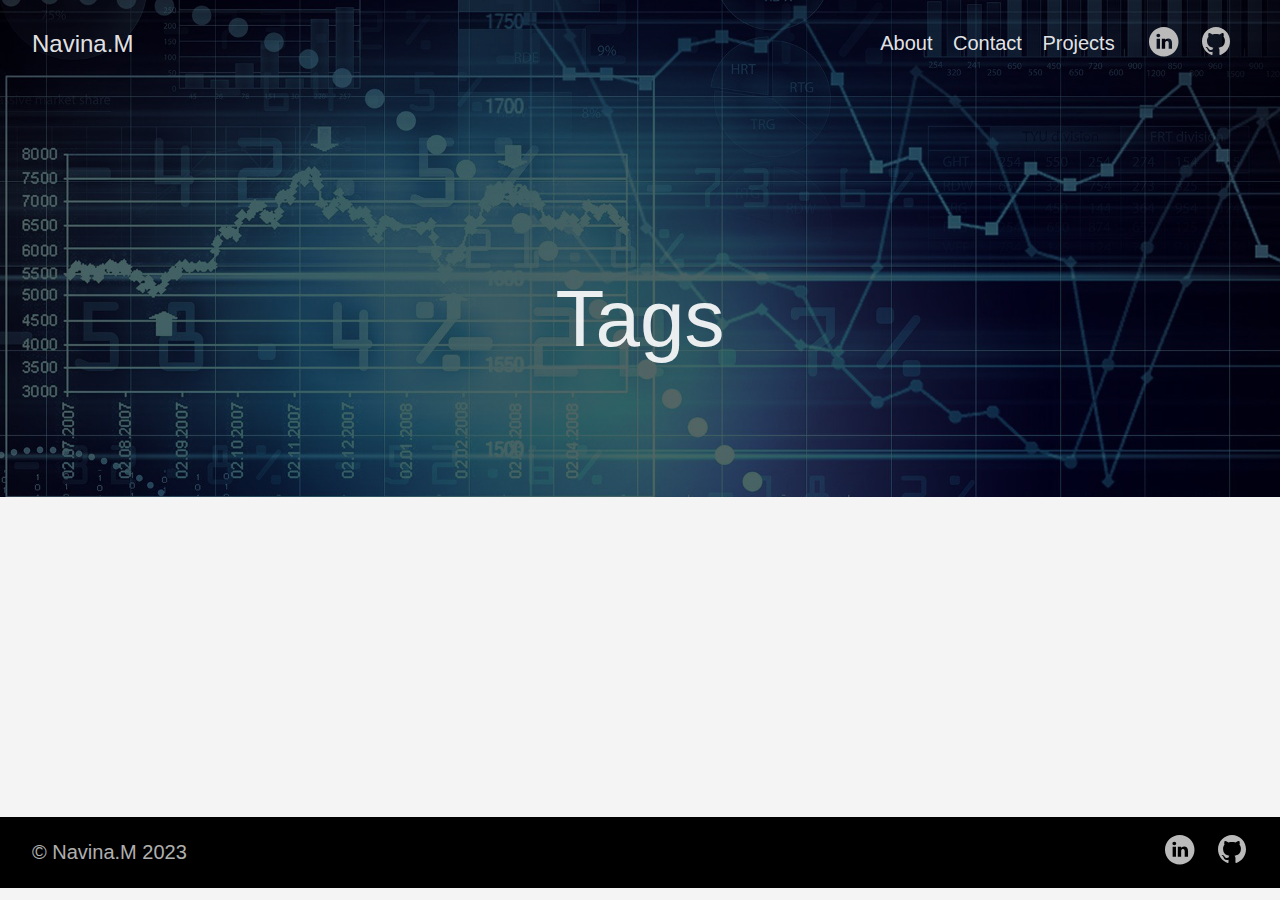
<file: tags/index.html>
<!DOCTYPE html>
<html lang="en">
  <head>
    <meta charset="utf-8">
    <meta http-equiv="X-UA-Compatible" content="IE=edge,chrome=1">
    
    <title>Navina.M</title>
    <meta name="viewport" content="width=device-width,minimum-scale=1">
    <meta name="description" content="Unveiling the Data Symphony">
    <meta name="generator" content="Hugo 0.120.4">
    
    
    
    
      <meta name="robots" content="noindex, nofollow">
    

    
<link rel="stylesheet" href="https://navina-murugadas.github.io/Portfolio/ananke/css/main.min.css" >



    
    
    
      

    

    
    
      <link href="https://navina-murugadas.github.io/Portfolio/tags/index.xml" rel="alternate" type="application/rss+xml" title="Navina.M" />
      <link href="https://navina-murugadas.github.io/Portfolio/tags/index.xml" rel="feed" type="application/rss+xml" title="Navina.M" />
      
    
    
    <meta property="og:title" content="Tags" />
<meta property="og:description" content="Unveiling the Data Symphony" />
<meta property="og:type" content="website" />
<meta property="og:url" content="https://navina-murugadas.github.io/Portfolio/tags/" />

<meta itemprop="name" content="Tags">
<meta itemprop="description" content="Unveiling the Data Symphony"><meta name="twitter:card" content="summary"/>
<meta name="twitter:title" content="Tags"/>
<meta name="twitter:description" content="Unveiling the Data Symphony"/>

	
  </head>

  <body class="ma0 avenir bg-near-white">

    

  
  <header class="cover bg-top" style="background-image: url('https://navina-murugadas.github.io/Portfolio/images/analyst.jpg');">
    <div class="bg-black-60">
      <nav class="pv3 ph3 ph4-ns" role="navigation">
  <div class="flex-l justify-between items-center center">
    <a href="https://navina-murugadas.github.io/Portfolio/" class="f3 fw2 hover-white no-underline white-90 dib">
      
        Navina.M
      
    </a>
    <div class="flex-l items-center">
      

      
        <ul class="pl0 mr3">
          
          <li class="list f5 f4-ns fw4 dib pr3">
            <a class="hover-white no-underline white-90" href="https://navina-murugadas.github.io/Portfolio/about/" title="About page">
              About
            </a>
          </li>
          
          <li class="list f5 f4-ns fw4 dib pr3">
            <a class="hover-white no-underline white-90" href="https://navina-murugadas.github.io/Portfolio/contact/" title="Contact page">
              Contact
            </a>
          </li>
          
          <li class="list f5 f4-ns fw4 dib pr3">
            <a class="hover-white no-underline white-90" href="https://navina-murugadas.github.io/Portfolio/post/" title="Projects page">
              Projects
            </a>
          </li>
          
        </ul>
      
      
<div class="ananke-socials">
  
    
    <a href="https://www.linkedin.com/in/navina-murugadas2000" target="_blank" rel="noopener" class="linkedin ananke-social-link link-transition stackoverflow link dib z-999 pt3 pt0-l mr1" title="LinkedIn link" aria-label="follow on LinkedIn——Opens in a new window">
      
        <span class="icon"><svg style="enable-background:new 0 0 65 65;" version="1.1" viewBox="0 0 65 65"  xml:space="preserve" xmlns="http://www.w3.org/2000/svg" xmlns:xlink="http://www.w3.org/1999/xlink">
  <path d="M50.837,48.137V36.425c0-6.275-3.35-9.195-7.816-9.195  c-3.604,0-5.219,1.983-6.119,3.374V27.71h-6.79c0.09,1.917,0,20.427,0,20.427h6.79V36.729c0-0.609,0.044-1.219,0.224-1.655  c0.49-1.22,1.607-2.483,3.482-2.483c2.458,0,3.44,1.873,3.44,4.618v10.929H50.837z M22.959,24.922c2.367,0,3.842-1.57,3.842-3.531  c-0.044-2.003-1.475-3.528-3.797-3.528s-3.841,1.524-3.841,3.528c0,1.961,1.474,3.531,3.753,3.531H22.959z M34,64  C17.432,64,4,50.568,4,34C4,17.431,17.432,4,34,4s30,13.431,30,30C64,50.568,50.568,64,34,64z M26.354,48.137V27.71h-6.789v20.427  H26.354z" style="fill-rule:evenodd;clip-rule:evenodd;"/>
</svg>
</span>
      
<span class="new-window"><svg  height="8px"  style="enable-background:new 0 0 1000 1000;" version="1.1" viewBox="0 0 1000 1000"  xml:space="preserve" xmlns="http://www.w3.org/2000/svg" xmlns:xlink="http://www.w3.org/1999/xlink" >
<path d="M598 128h298v298h-86v-152l-418 418-60-60 418-418h-152v-86zM810 810v-298h86v298c0 46-40 86-86 86h-596c-48 0-86-40-86-86v-596c0-46 38-86 86-86h298v86h-298v596h596z" style="fill-rule:evenodd;clip-rule:evenodd;"/>
</svg>
</span></a>
  
    
    <a href="https://github.com/Navina-Murugadas" target="_blank" rel="noopener" class="github ananke-social-link link-transition stackoverflow link dib z-999 pt3 pt0-l mr1" title="GitHub link" aria-label="follow on GitHub——Opens in a new window">
      
        <span class="icon"><svg style="enable-background:new 0 0 512 512;" version="1.1" viewBox="0 0 512 512"  xml:space="preserve" xmlns="http://www.w3.org/2000/svg" xmlns:xlink="http://www.w3.org/1999/xlink" >
  <path d="M256,32C132.3,32,32,134.8,32,261.7c0,101.5,64.2,187.5,153.2,217.9c11.2,2.1,15.3-5,15.3-11.1   c0-5.5-0.2-19.9-0.3-39.1c-62.3,13.9-75.5-30.8-75.5-30.8c-10.2-26.5-24.9-33.6-24.9-33.6c-20.3-14.3,1.5-14,1.5-14   c22.5,1.6,34.3,23.7,34.3,23.7c20,35.1,52.4,25,65.2,19.1c2-14.8,7.8-25,14.2-30.7c-49.7-5.8-102-25.5-102-113.5   c0-25.1,8.7-45.6,23-61.6c-2.3-5.8-10-29.2,2.2-60.8c0,0,18.8-6.2,61.6,23.5c17.9-5.1,37-7.6,56.1-7.7c19,0.1,38.2,2.6,56.1,7.7   c42.8-29.7,61.5-23.5,61.5-23.5c12.2,31.6,4.5,55,2.2,60.8c14.3,16.1,23,36.6,23,61.6c0,88.2-52.4,107.6-102.3,113.3   c8,7.1,15.2,21.1,15.2,42.5c0,30.7-0.3,55.5-0.3,63c0,6.1,4,13.3,15.4,11C415.9,449.1,480,363.1,480,261.7   C480,134.8,379.7,32,256,32z"/>
</svg>
</span>
      
<span class="new-window"><svg  height="8px"  style="enable-background:new 0 0 1000 1000;" version="1.1" viewBox="0 0 1000 1000"  xml:space="preserve" xmlns="http://www.w3.org/2000/svg" xmlns:xlink="http://www.w3.org/1999/xlink" >
<path d="M598 128h298v298h-86v-152l-418 418-60-60 418-418h-152v-86zM810 810v-298h86v298c0 46-40 86-86 86h-596c-48 0-86-40-86-86v-596c0-46 38-86 86-86h298v86h-298v596h596z" style="fill-rule:evenodd;clip-rule:evenodd;"/>
</svg>
</span></a>
  
</div>

    </div>
  </div>
</nav>

      <div class="tc-l pv4 pv6-l ph3 ph4-ns">
        <h1 class="f2 f-subheadline-l fw2 white-90 mb0 lh-title">
          Tags
        </h1>
        
      </div>
    </div>
  </header>


    <main class="pb7" role="main">
      
    
  <article class="cf pa3 pa4-m pa4-l">
    <div class="measure-wide-l center f4 lh-copy nested-copy-line-height nested-links mid-gray">
      
    </div>
  </article>
  <div class="mw8 center">
    <section class="ph4">
      
    </section>
  </div>

    </main>
    <footer class="bg-black bottom-0 w-100 pa3" role="contentinfo">
  <div class="flex justify-between">
  <a class="f4 fw4 hover-white no-underline white-70 dn dib-ns pv2 ph3" href="https://navina-murugadas.github.io/Portfolio/" >
    &copy;  Navina.M 2023 
  </a>
    <div>
<div class="ananke-socials">
  
    
    <a href="https://www.linkedin.com/in/navina-murugadas2000" target="_blank" rel="noopener" class="linkedin ananke-social-link link-transition stackoverflow link dib z-999 pt3 pt0-l mr1" title="LinkedIn link" aria-label="follow on LinkedIn——Opens in a new window">
      
        <span class="icon"><svg style="enable-background:new 0 0 65 65;" version="1.1" viewBox="0 0 65 65"  xml:space="preserve" xmlns="http://www.w3.org/2000/svg" xmlns:xlink="http://www.w3.org/1999/xlink">
  <path d="M50.837,48.137V36.425c0-6.275-3.35-9.195-7.816-9.195  c-3.604,0-5.219,1.983-6.119,3.374V27.71h-6.79c0.09,1.917,0,20.427,0,20.427h6.79V36.729c0-0.609,0.044-1.219,0.224-1.655  c0.49-1.22,1.607-2.483,3.482-2.483c2.458,0,3.44,1.873,3.44,4.618v10.929H50.837z M22.959,24.922c2.367,0,3.842-1.57,3.842-3.531  c-0.044-2.003-1.475-3.528-3.797-3.528s-3.841,1.524-3.841,3.528c0,1.961,1.474,3.531,3.753,3.531H22.959z M34,64  C17.432,64,4,50.568,4,34C4,17.431,17.432,4,34,4s30,13.431,30,30C64,50.568,50.568,64,34,64z M26.354,48.137V27.71h-6.789v20.427  H26.354z" style="fill-rule:evenodd;clip-rule:evenodd;"/>
</svg>
</span>
      
<span class="new-window"><svg  height="8px"  style="enable-background:new 0 0 1000 1000;" version="1.1" viewBox="0 0 1000 1000"  xml:space="preserve" xmlns="http://www.w3.org/2000/svg" xmlns:xlink="http://www.w3.org/1999/xlink" >
<path d="M598 128h298v298h-86v-152l-418 418-60-60 418-418h-152v-86zM810 810v-298h86v298c0 46-40 86-86 86h-596c-48 0-86-40-86-86v-596c0-46 38-86 86-86h298v86h-298v596h596z" style="fill-rule:evenodd;clip-rule:evenodd;"/>
</svg>
</span></a>
  
    
    <a href="https://github.com/Navina-Murugadas" target="_blank" rel="noopener" class="github ananke-social-link link-transition stackoverflow link dib z-999 pt3 pt0-l mr1" title="GitHub link" aria-label="follow on GitHub——Opens in a new window">
      
        <span class="icon"><svg style="enable-background:new 0 0 512 512;" version="1.1" viewBox="0 0 512 512"  xml:space="preserve" xmlns="http://www.w3.org/2000/svg" xmlns:xlink="http://www.w3.org/1999/xlink" >
  <path d="M256,32C132.3,32,32,134.8,32,261.7c0,101.5,64.2,187.5,153.2,217.9c11.2,2.1,15.3-5,15.3-11.1   c0-5.5-0.2-19.9-0.3-39.1c-62.3,13.9-75.5-30.8-75.5-30.8c-10.2-26.5-24.9-33.6-24.9-33.6c-20.3-14.3,1.5-14,1.5-14   c22.5,1.6,34.3,23.7,34.3,23.7c20,35.1,52.4,25,65.2,19.1c2-14.8,7.8-25,14.2-30.7c-49.7-5.8-102-25.5-102-113.5   c0-25.1,8.7-45.6,23-61.6c-2.3-5.8-10-29.2,2.2-60.8c0,0,18.8-6.2,61.6,23.5c17.9-5.1,37-7.6,56.1-7.7c19,0.1,38.2,2.6,56.1,7.7   c42.8-29.7,61.5-23.5,61.5-23.5c12.2,31.6,4.5,55,2.2,60.8c14.3,16.1,23,36.6,23,61.6c0,88.2-52.4,107.6-102.3,113.3   c8,7.1,15.2,21.1,15.2,42.5c0,30.7-0.3,55.5-0.3,63c0,6.1,4,13.3,15.4,11C415.9,449.1,480,363.1,480,261.7   C480,134.8,379.7,32,256,32z"/>
</svg>
</span>
      
<span class="new-window"><svg  height="8px"  style="enable-background:new 0 0 1000 1000;" version="1.1" viewBox="0 0 1000 1000"  xml:space="preserve" xmlns="http://www.w3.org/2000/svg" xmlns:xlink="http://www.w3.org/1999/xlink" >
<path d="M598 128h298v298h-86v-152l-418 418-60-60 418-418h-152v-86zM810 810v-298h86v298c0 46-40 86-86 86h-596c-48 0-86-40-86-86v-596c0-46 38-86 86-86h298v86h-298v596h596z" style="fill-rule:evenodd;clip-rule:evenodd;"/>
</svg>
</span></a>
  
</div>
</div>
  </div>
</footer>

  </body>
</html>
</file>
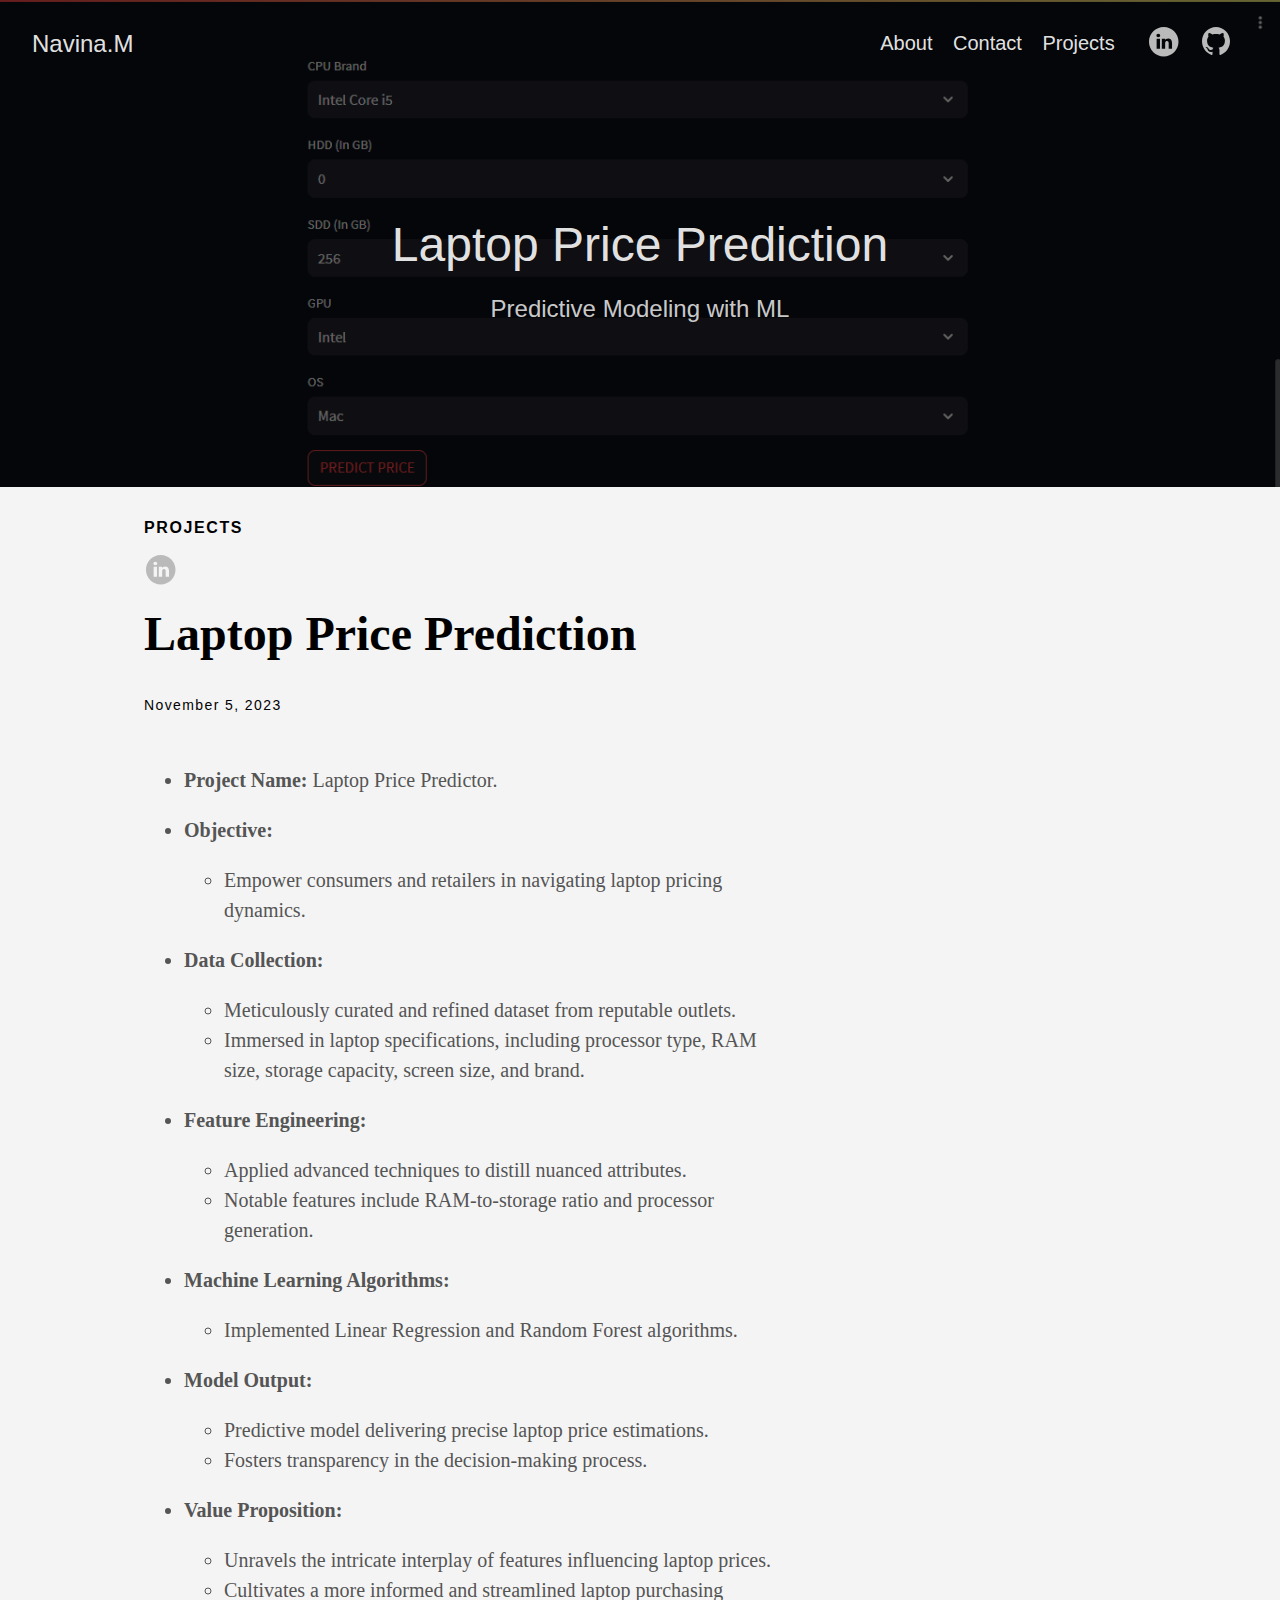
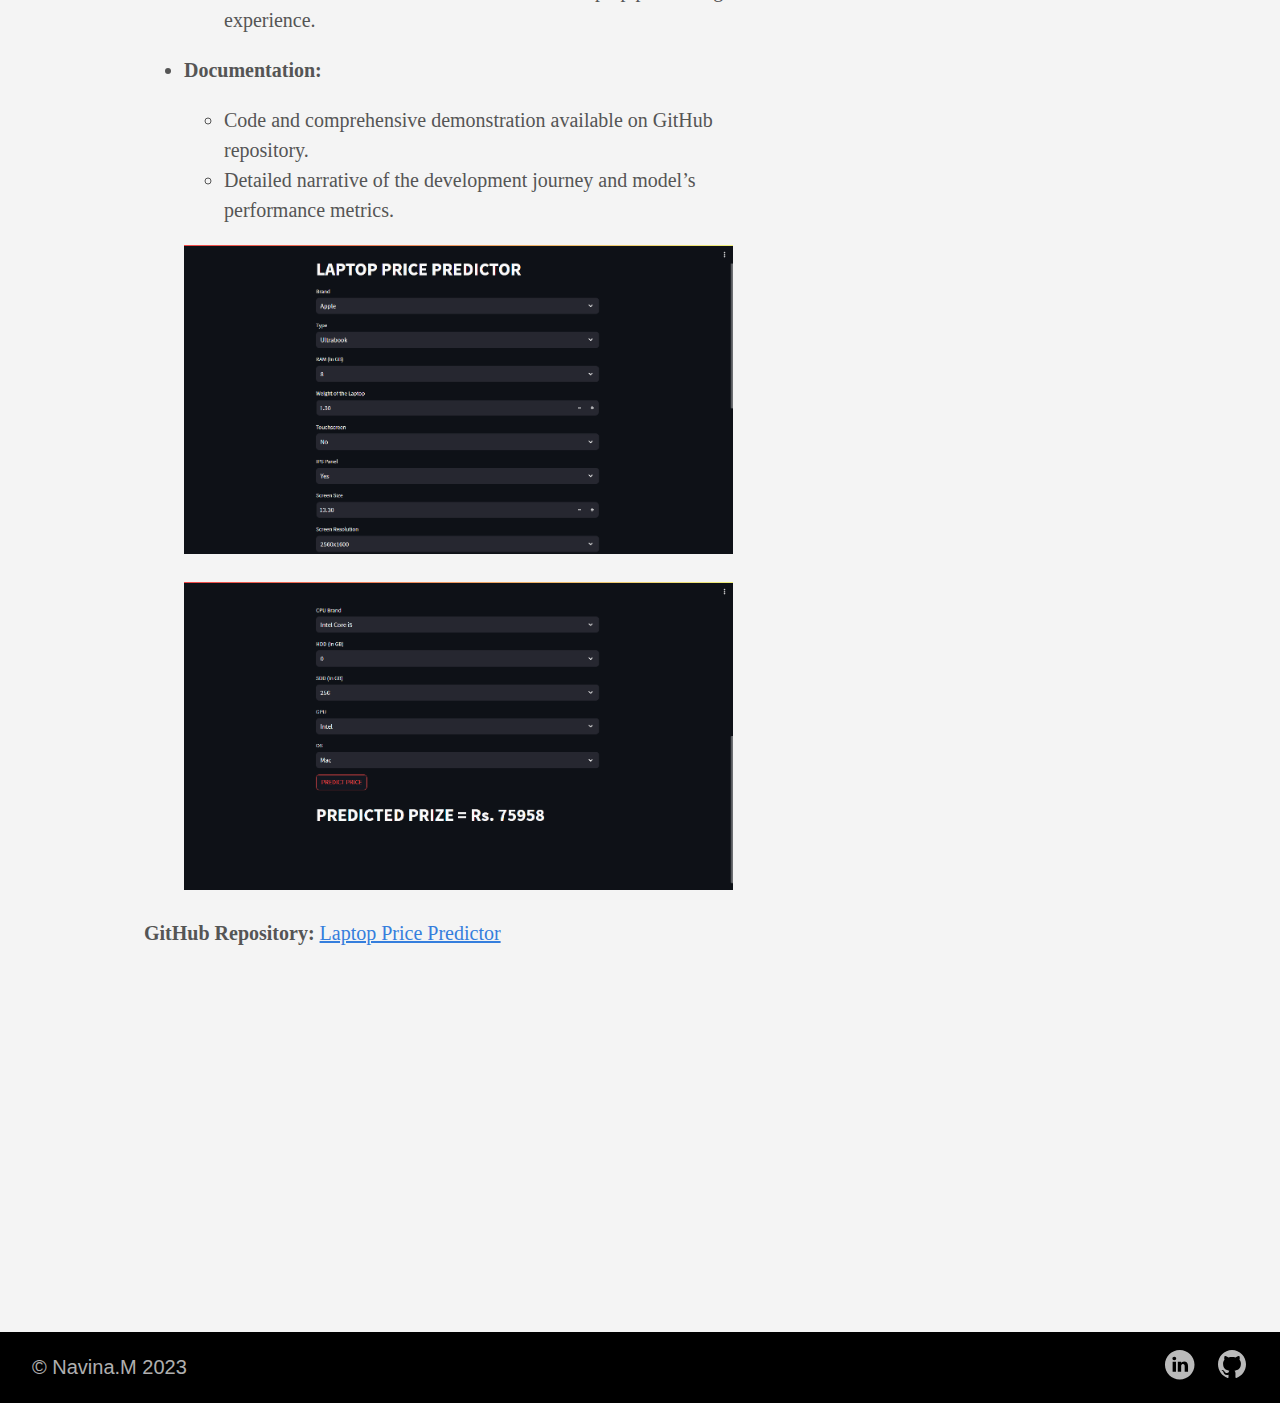
<file: post/chapter-1/index.html>
<!DOCTYPE html>
<html lang="en">
  <head>
    <meta charset="utf-8">
    <meta http-equiv="X-UA-Compatible" content="IE=edge,chrome=1">
    
    <title>Laptop Price Prediction | Navina.M</title>
    <meta name="viewport" content="width=device-width,minimum-scale=1">
    <meta name="description" content="Predictive Modeling with ML">
    <meta name="generator" content="Hugo 0.120.4">
    
    
    
    
      <meta name="robots" content="noindex, nofollow">
    

    
<link rel="stylesheet" href="https://navina-murugadas.github.io/Portfolio/ananke/css/main.min.css" >



    
    
    
      

    

    
    
    <meta property="og:title" content="Laptop Price Prediction" />
<meta property="og:description" content="Predictive Modeling with ML" />
<meta property="og:type" content="article" />
<meta property="og:url" content="https://navina-murugadas.github.io/Portfolio/post/chapter-1/" /><meta property="article:section" content="post" />
<meta property="article:published_time" content="2023-11-05T00:00:00+00:00" />
<meta property="article:modified_time" content="2023-11-05T00:00:00+00:00" />

<meta itemprop="name" content="Laptop Price Prediction">
<meta itemprop="description" content="Predictive Modeling with ML"><meta itemprop="datePublished" content="2023-11-05T00:00:00+00:00" />
<meta itemprop="dateModified" content="2023-11-05T00:00:00+00:00" />
<meta itemprop="wordCount" content="126">
<meta itemprop="keywords" content="" /><meta name="twitter:card" content="summary"/>
<meta name="twitter:title" content="Laptop Price Prediction"/>
<meta name="twitter:description" content="Predictive Modeling with ML"/>

	
  </head>

  <body class="ma0 avenir bg-near-white">

    
   
  

  
  <header class="cover bg-top" style="background-image: url('https://navina-murugadas.github.io/Portfolio/images/Laptop2.png');">
    <div class="bg-black-60">
      <nav class="pv3 ph3 ph4-ns" role="navigation">
  <div class="flex-l justify-between items-center center">
    <a href="https://navina-murugadas.github.io/Portfolio/" class="f3 fw2 hover-white no-underline white-90 dib">
      
        Navina.M
      
    </a>
    <div class="flex-l items-center">
      

      
        <ul class="pl0 mr3">
          
          <li class="list f5 f4-ns fw4 dib pr3">
            <a class="hover-white no-underline white-90" href="https://navina-murugadas.github.io/Portfolio/about/" title="About page">
              About
            </a>
          </li>
          
          <li class="list f5 f4-ns fw4 dib pr3">
            <a class="hover-white no-underline white-90" href="https://navina-murugadas.github.io/Portfolio/contact/" title="Contact page">
              Contact
            </a>
          </li>
          
          <li class="list f5 f4-ns fw4 dib pr3">
            <a class="hover-white no-underline white-90" href="https://navina-murugadas.github.io/Portfolio/post/" title="Projects page">
              Projects
            </a>
          </li>
          
        </ul>
      
      
<div class="ananke-socials">
  
    
    <a href="https://www.linkedin.com/in/navina-murugadas2000" target="_blank" rel="noopener" class="linkedin ananke-social-link link-transition stackoverflow link dib z-999 pt3 pt0-l mr1" title="LinkedIn link" aria-label="follow on LinkedIn——Opens in a new window">
      
        <span class="icon"><svg style="enable-background:new 0 0 65 65;" version="1.1" viewBox="0 0 65 65"  xml:space="preserve" xmlns="http://www.w3.org/2000/svg" xmlns:xlink="http://www.w3.org/1999/xlink">
  <path d="M50.837,48.137V36.425c0-6.275-3.35-9.195-7.816-9.195  c-3.604,0-5.219,1.983-6.119,3.374V27.71h-6.79c0.09,1.917,0,20.427,0,20.427h6.79V36.729c0-0.609,0.044-1.219,0.224-1.655  c0.49-1.22,1.607-2.483,3.482-2.483c2.458,0,3.44,1.873,3.44,4.618v10.929H50.837z M22.959,24.922c2.367,0,3.842-1.57,3.842-3.531  c-0.044-2.003-1.475-3.528-3.797-3.528s-3.841,1.524-3.841,3.528c0,1.961,1.474,3.531,3.753,3.531H22.959z M34,64  C17.432,64,4,50.568,4,34C4,17.431,17.432,4,34,4s30,13.431,30,30C64,50.568,50.568,64,34,64z M26.354,48.137V27.71h-6.789v20.427  H26.354z" style="fill-rule:evenodd;clip-rule:evenodd;"/>
</svg>
</span>
      
<span class="new-window"><svg  height="8px"  style="enable-background:new 0 0 1000 1000;" version="1.1" viewBox="0 0 1000 1000"  xml:space="preserve" xmlns="http://www.w3.org/2000/svg" xmlns:xlink="http://www.w3.org/1999/xlink" >
<path d="M598 128h298v298h-86v-152l-418 418-60-60 418-418h-152v-86zM810 810v-298h86v298c0 46-40 86-86 86h-596c-48 0-86-40-86-86v-596c0-46 38-86 86-86h298v86h-298v596h596z" style="fill-rule:evenodd;clip-rule:evenodd;"/>
</svg>
</span></a>
  
    
    <a href="https://github.com/Navina-Murugadas" target="_blank" rel="noopener" class="github ananke-social-link link-transition stackoverflow link dib z-999 pt3 pt0-l mr1" title="GitHub link" aria-label="follow on GitHub——Opens in a new window">
      
        <span class="icon"><svg style="enable-background:new 0 0 512 512;" version="1.1" viewBox="0 0 512 512"  xml:space="preserve" xmlns="http://www.w3.org/2000/svg" xmlns:xlink="http://www.w3.org/1999/xlink" >
  <path d="M256,32C132.3,32,32,134.8,32,261.7c0,101.5,64.2,187.5,153.2,217.9c11.2,2.1,15.3-5,15.3-11.1   c0-5.5-0.2-19.9-0.3-39.1c-62.3,13.9-75.5-30.8-75.5-30.8c-10.2-26.5-24.9-33.6-24.9-33.6c-20.3-14.3,1.5-14,1.5-14   c22.5,1.6,34.3,23.7,34.3,23.7c20,35.1,52.4,25,65.2,19.1c2-14.8,7.8-25,14.2-30.7c-49.7-5.8-102-25.5-102-113.5   c0-25.1,8.7-45.6,23-61.6c-2.3-5.8-10-29.2,2.2-60.8c0,0,18.8-6.2,61.6,23.5c17.9-5.1,37-7.6,56.1-7.7c19,0.1,38.2,2.6,56.1,7.7   c42.8-29.7,61.5-23.5,61.5-23.5c12.2,31.6,4.5,55,2.2,60.8c14.3,16.1,23,36.6,23,61.6c0,88.2-52.4,107.6-102.3,113.3   c8,7.1,15.2,21.1,15.2,42.5c0,30.7-0.3,55.5-0.3,63c0,6.1,4,13.3,15.4,11C415.9,449.1,480,363.1,480,261.7   C480,134.8,379.7,32,256,32z"/>
</svg>
</span>
      
<span class="new-window"><svg  height="8px"  style="enable-background:new 0 0 1000 1000;" version="1.1" viewBox="0 0 1000 1000"  xml:space="preserve" xmlns="http://www.w3.org/2000/svg" xmlns:xlink="http://www.w3.org/1999/xlink" >
<path d="M598 128h298v298h-86v-152l-418 418-60-60 418-418h-152v-86zM810 810v-298h86v298c0 46-40 86-86 86h-596c-48 0-86-40-86-86v-596c0-46 38-86 86-86h298v86h-298v596h596z" style="fill-rule:evenodd;clip-rule:evenodd;"/>
</svg>
</span></a>
  
</div>

    </div>
  </div>
</nav>

      <div class="tc-l pv6 ph3 ph4-ns">
        
          <div class="f2 f1-l fw2 white-90 mb0 lh-title">Laptop Price Prediction</div>
          
            <div class="fw1 f5 f3-l white-80 measure-wide-l center lh-copy mt3 mb4">
              Predictive Modeling with ML
            </div>
          
        
      </div>
    </div>
  </header>



    <main class="pb7" role="main">
      
  
  <article class="flex-l flex-wrap justify-between mw8 center ph3">
    <header class="mt4 w-100">
      <aside class="instapaper_ignoref b helvetica tracked">
          
        PROJECTS
      </aside>
      










  <div id="sharing" class="mt3 ananke-socials">
    
      
      <a href="https://www.linkedin.com/shareArticle?mini=true&amp;url=https://navina-murugadas.github.io/Portfolio/post/chapter-1/&amp;title=Laptop%20Price%20Prediction" class="ananke-social-link linkedin no-underline" aria-label="share on LinkedIn">
        
        <span class="icon"> <svg style="enable-background:new 0 0 65 65;" version="1.1" viewBox="0 0 65 65"  xml:space="preserve" xmlns="http://www.w3.org/2000/svg" xmlns:xlink="http://www.w3.org/1999/xlink">
  <path d="M50.837,48.137V36.425c0-6.275-3.35-9.195-7.816-9.195  c-3.604,0-5.219,1.983-6.119,3.374V27.71h-6.79c0.09,1.917,0,20.427,0,20.427h6.79V36.729c0-0.609,0.044-1.219,0.224-1.655  c0.49-1.22,1.607-2.483,3.482-2.483c2.458,0,3.44,1.873,3.44,4.618v10.929H50.837z M22.959,24.922c2.367,0,3.842-1.57,3.842-3.531  c-0.044-2.003-1.475-3.528-3.797-3.528s-3.841,1.524-3.841,3.528c0,1.961,1.474,3.531,3.753,3.531H22.959z M34,64  C17.432,64,4,50.568,4,34C4,17.431,17.432,4,34,4s30,13.431,30,30C64,50.568,50.568,64,34,64z M26.354,48.137V27.71h-6.789v20.427  H26.354z" style="fill-rule:evenodd;clip-rule:evenodd;"/>
</svg>
</span>
        
      </a>
    
  </div>


      <h1 class="f1 athelas mt3 mb1">Laptop Price Prediction</h1>
      
      
      
      <time class="f6 mv4 dib tracked" datetime="2023-11-05T00:00:00Z">November 5, 2023</time>
      

      
      
    </header>
    <div class="nested-copy-line-height lh-copy serif f4 nested-links mid-gray pr4-l w-two-thirds-l"><ul>
<li>
<p><strong>Project Name:</strong> Laptop Price Predictor.</p>
</li>
<li>
<p><strong>Objective:</strong></p>
<ul>
<li>Empower consumers and retailers in navigating laptop pricing dynamics.</li>
</ul>
</li>
<li>
<p><strong>Data Collection:</strong></p>
<ul>
<li>Meticulously curated and refined dataset from reputable outlets.</li>
<li>Immersed in laptop specifications, including processor type, RAM size, storage capacity, screen size, and brand.</li>
</ul>
</li>
<li>
<p><strong>Feature Engineering:</strong></p>
<ul>
<li>Applied advanced techniques to distill nuanced attributes.</li>
<li>Notable features include RAM-to-storage ratio and processor generation.</li>
</ul>
</li>
<li>
<p><strong>Machine Learning Algorithms:</strong></p>
<ul>
<li>Implemented Linear Regression and Random Forest algorithms.</li>
</ul>
</li>
<li>
<p><strong>Model Output:</strong></p>
<ul>
<li>Predictive model delivering precise laptop price estimations.</li>
<li>Fosters transparency in the decision-making process.</li>
</ul>
</li>
<li>
<p><strong>Value Proposition:</strong></p>
<ul>
<li>Unravels the intricate interplay of features influencing laptop prices.</li>
<li>Cultivates a more informed and streamlined laptop purchasing experience.</li>
</ul>
</li>
<li>
<p><strong>Documentation:</strong></p>
<ul>
<li>Code and comprehensive demonstration available on GitHub repository.</li>
<li>Detailed narrative of the development journey and model&rsquo;s performance metrics.</li>
</ul>
</li>
</ul>
<p><figure><img src="https://navina-murugadas.github.io/Portfolio/images/Laptop1.png"/>
</figure>

<figure><img src="https://navina-murugadas.github.io/Portfolio/images/Laptop2.png"/>
</figure>
</p>
<p><strong>GitHub Repository:</strong> <a href="https://github.com/Navina-Murugadas/Laptop_Price_Predictor_DS">Laptop Price Predictor</a></p>
<ul class="pa0">
  
</ul>
<div class="mt6 instapaper_ignoref">
      
      
      </div>
    </div>

    <aside class="w-30-l mt6-l">




</aside>

  </article>

    </main>
    <footer class="bg-black bottom-0 w-100 pa3" role="contentinfo">
  <div class="flex justify-between">
  <a class="f4 fw4 hover-white no-underline white-70 dn dib-ns pv2 ph3" href="https://navina-murugadas.github.io/Portfolio/" >
    &copy;  Navina.M 2023 
  </a>
    <div>
<div class="ananke-socials">
  
    
    <a href="https://www.linkedin.com/in/navina-murugadas2000" target="_blank" rel="noopener" class="linkedin ananke-social-link link-transition stackoverflow link dib z-999 pt3 pt0-l mr1" title="LinkedIn link" aria-label="follow on LinkedIn——Opens in a new window">
      
        <span class="icon"><svg style="enable-background:new 0 0 65 65;" version="1.1" viewBox="0 0 65 65"  xml:space="preserve" xmlns="http://www.w3.org/2000/svg" xmlns:xlink="http://www.w3.org/1999/xlink">
  <path d="M50.837,48.137V36.425c0-6.275-3.35-9.195-7.816-9.195  c-3.604,0-5.219,1.983-6.119,3.374V27.71h-6.79c0.09,1.917,0,20.427,0,20.427h6.79V36.729c0-0.609,0.044-1.219,0.224-1.655  c0.49-1.22,1.607-2.483,3.482-2.483c2.458,0,3.44,1.873,3.44,4.618v10.929H50.837z M22.959,24.922c2.367,0,3.842-1.57,3.842-3.531  c-0.044-2.003-1.475-3.528-3.797-3.528s-3.841,1.524-3.841,3.528c0,1.961,1.474,3.531,3.753,3.531H22.959z M34,64  C17.432,64,4,50.568,4,34C4,17.431,17.432,4,34,4s30,13.431,30,30C64,50.568,50.568,64,34,64z M26.354,48.137V27.71h-6.789v20.427  H26.354z" style="fill-rule:evenodd;clip-rule:evenodd;"/>
</svg>
</span>
      
<span class="new-window"><svg  height="8px"  style="enable-background:new 0 0 1000 1000;" version="1.1" viewBox="0 0 1000 1000"  xml:space="preserve" xmlns="http://www.w3.org/2000/svg" xmlns:xlink="http://www.w3.org/1999/xlink" >
<path d="M598 128h298v298h-86v-152l-418 418-60-60 418-418h-152v-86zM810 810v-298h86v298c0 46-40 86-86 86h-596c-48 0-86-40-86-86v-596c0-46 38-86 86-86h298v86h-298v596h596z" style="fill-rule:evenodd;clip-rule:evenodd;"/>
</svg>
</span></a>
  
    
    <a href="https://github.com/Navina-Murugadas" target="_blank" rel="noopener" class="github ananke-social-link link-transition stackoverflow link dib z-999 pt3 pt0-l mr1" title="GitHub link" aria-label="follow on GitHub——Opens in a new window">
      
        <span class="icon"><svg style="enable-background:new 0 0 512 512;" version="1.1" viewBox="0 0 512 512"  xml:space="preserve" xmlns="http://www.w3.org/2000/svg" xmlns:xlink="http://www.w3.org/1999/xlink" >
  <path d="M256,32C132.3,32,32,134.8,32,261.7c0,101.5,64.2,187.5,153.2,217.9c11.2,2.1,15.3-5,15.3-11.1   c0-5.5-0.2-19.9-0.3-39.1c-62.3,13.9-75.5-30.8-75.5-30.8c-10.2-26.5-24.9-33.6-24.9-33.6c-20.3-14.3,1.5-14,1.5-14   c22.5,1.6,34.3,23.7,34.3,23.7c20,35.1,52.4,25,65.2,19.1c2-14.8,7.8-25,14.2-30.7c-49.7-5.8-102-25.5-102-113.5   c0-25.1,8.7-45.6,23-61.6c-2.3-5.8-10-29.2,2.2-60.8c0,0,18.8-6.2,61.6,23.5c17.9-5.1,37-7.6,56.1-7.7c19,0.1,38.2,2.6,56.1,7.7   c42.8-29.7,61.5-23.5,61.5-23.5c12.2,31.6,4.5,55,2.2,60.8c14.3,16.1,23,36.6,23,61.6c0,88.2-52.4,107.6-102.3,113.3   c8,7.1,15.2,21.1,15.2,42.5c0,30.7-0.3,55.5-0.3,63c0,6.1,4,13.3,15.4,11C415.9,449.1,480,363.1,480,261.7   C480,134.8,379.7,32,256,32z"/>
</svg>
</span>
      
<span class="new-window"><svg  height="8px"  style="enable-background:new 0 0 1000 1000;" version="1.1" viewBox="0 0 1000 1000"  xml:space="preserve" xmlns="http://www.w3.org/2000/svg" xmlns:xlink="http://www.w3.org/1999/xlink" >
<path d="M598 128h298v298h-86v-152l-418 418-60-60 418-418h-152v-86zM810 810v-298h86v298c0 46-40 86-86 86h-596c-48 0-86-40-86-86v-596c0-46 38-86 86-86h298v86h-298v596h596z" style="fill-rule:evenodd;clip-rule:evenodd;"/>
</svg>
</span></a>
  
</div>
</div>
  </div>
</footer>

  </body>
</html>
</file>
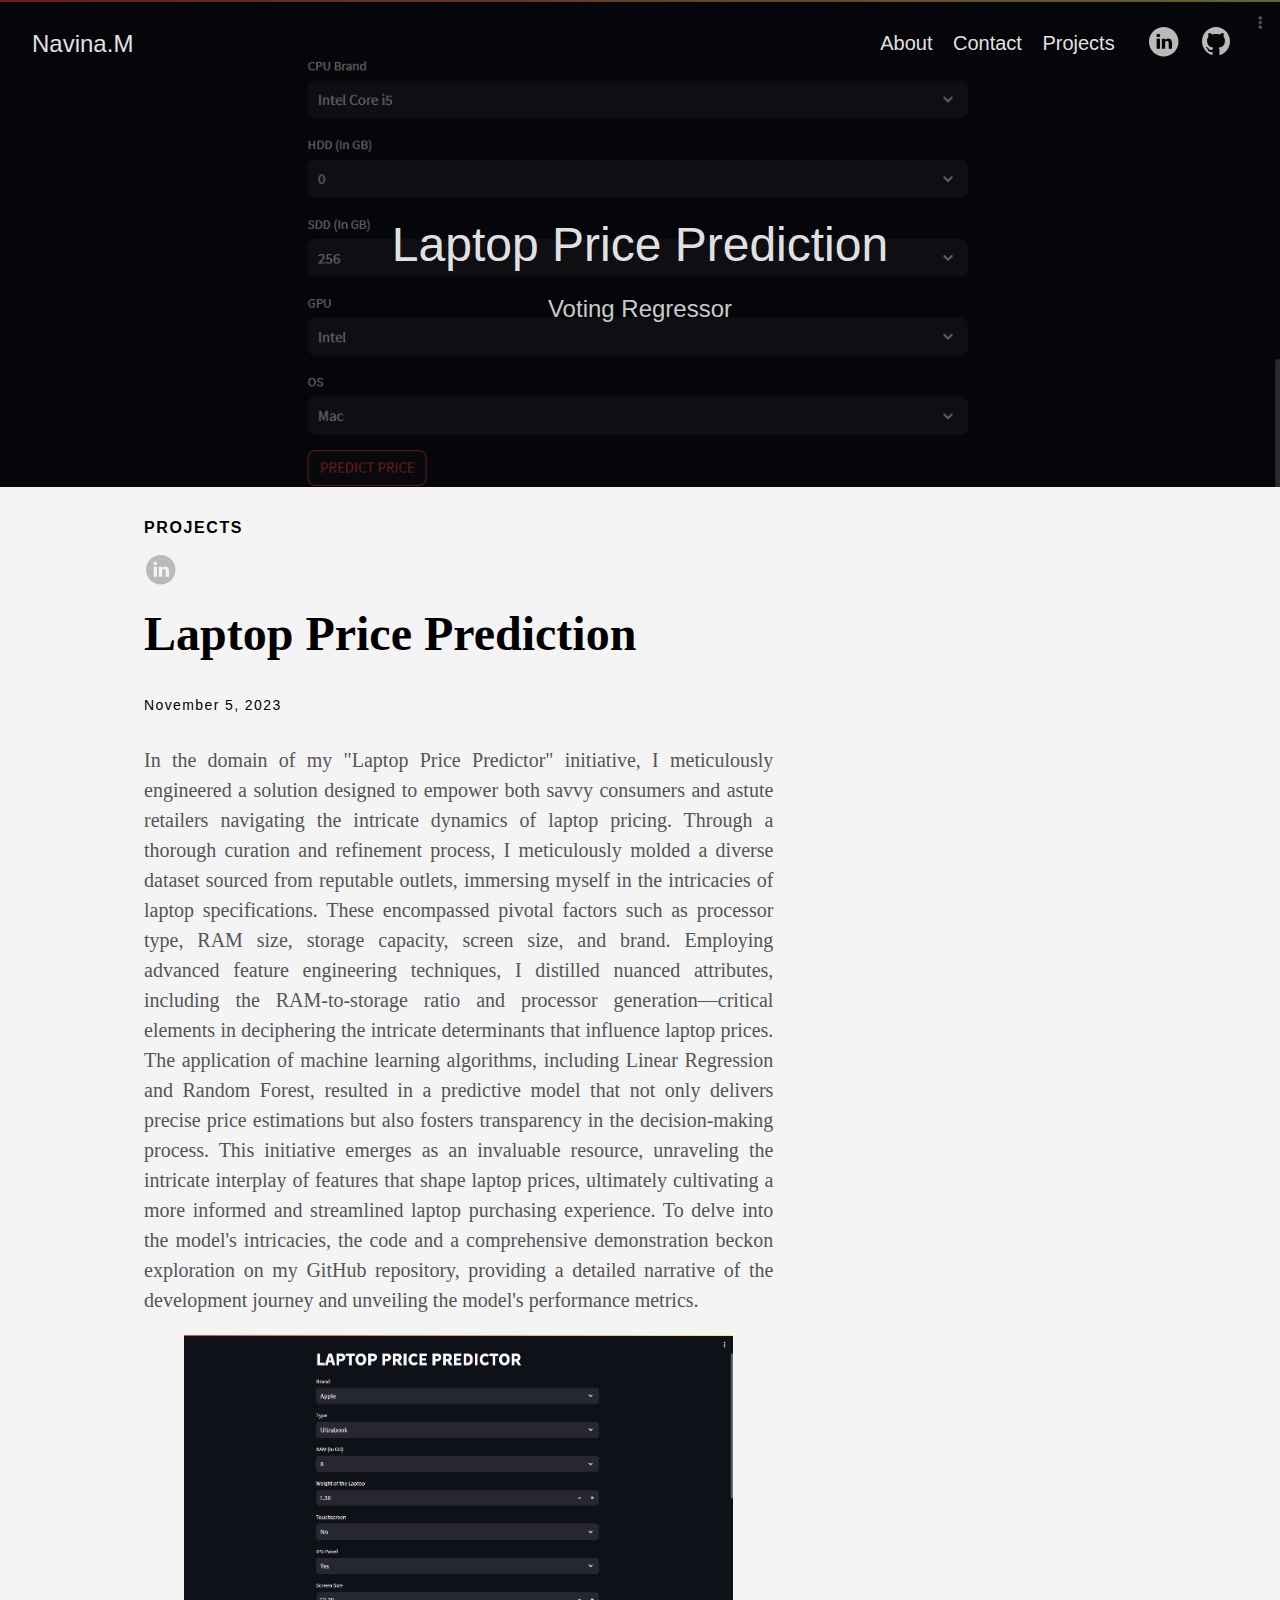
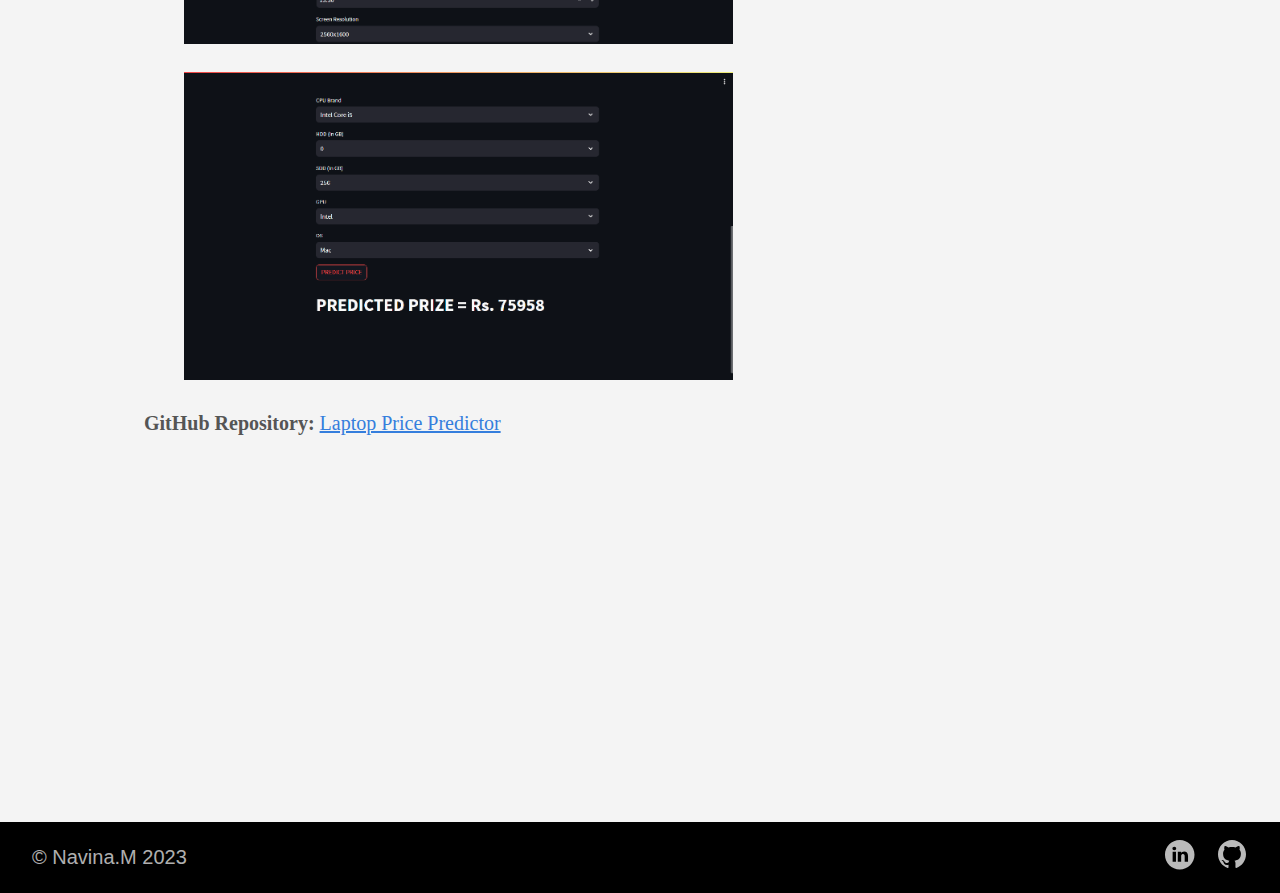
<file: post/chapter-10/index.html>
<!DOCTYPE html>
<html lang="en">
  <head>
    <meta charset="utf-8">
    <meta http-equiv="X-UA-Compatible" content="IE=edge,chrome=1">
    
    <title>Laptop Price Prediction | Navina.M</title>
    <meta name="viewport" content="width=device-width,minimum-scale=1">
    <meta name="description" content="Voting Regressor">
    <meta name="generator" content="Hugo 0.120.4">
    
    
    
    
      <meta name="robots" content="noindex, nofollow">
    

    
<link rel="stylesheet" href="https://navina-murugadas.github.io/Portfolio/ananke/css/main.min.css" >



    
    
    
      

    

    
    
    <meta property="og:title" content="Laptop Price Prediction" />
<meta property="og:description" content="Voting Regressor" />
<meta property="og:type" content="article" />
<meta property="og:url" content="https://navina-murugadas.github.io/Portfolio/post/chapter-10/" /><meta property="article:section" content="post" />
<meta property="article:published_time" content="2023-11-05T00:00:00+00:00" />
<meta property="article:modified_time" content="2023-11-05T00:00:00+00:00" />

<meta itemprop="name" content="Laptop Price Prediction">
<meta itemprop="description" content="Voting Regressor"><meta itemprop="datePublished" content="2023-11-05T00:00:00+00:00" />
<meta itemprop="dateModified" content="2023-11-05T00:00:00+00:00" />
<meta itemprop="wordCount" content="193">
<meta itemprop="keywords" content="" /><meta name="twitter:card" content="summary"/>
<meta name="twitter:title" content="Laptop Price Prediction"/>
<meta name="twitter:description" content="Voting Regressor"/>

	
  </head>

  <body class="ma0 avenir bg-near-white">

    
   
  

  
  <header class="cover bg-top" style="background-image: url('https://navina-murugadas.github.io/Portfolio/images/Laptop2.png');">
    <div class="bg-black-60">
      <nav class="pv3 ph3 ph4-ns" role="navigation">
  <div class="flex-l justify-between items-center center">
    <a href="https://navina-murugadas.github.io/Portfolio/" class="f3 fw2 hover-white no-underline white-90 dib">
      
        Navina.M
      
    </a>
    <div class="flex-l items-center">
      

      
        <ul class="pl0 mr3">
          
          <li class="list f5 f4-ns fw4 dib pr3">
            <a class="hover-white no-underline white-90" href="https://navina-murugadas.github.io/Portfolio/about/" title="About page">
              About
            </a>
          </li>
          
          <li class="list f5 f4-ns fw4 dib pr3">
            <a class="hover-white no-underline white-90" href="https://navina-murugadas.github.io/Portfolio/contact/" title="Contact page">
              Contact
            </a>
          </li>
          
          <li class="list f5 f4-ns fw4 dib pr3">
            <a class="hover-white no-underline white-90" href="https://navina-murugadas.github.io/Portfolio/post/" title="Projects page">
              Projects
            </a>
          </li>
          
        </ul>
      
      
<div class="ananke-socials">
  
    
    <a href="https://www.linkedin.com/in/navina-murugadas2000" target="_blank" rel="noopener" class="linkedin ananke-social-link link-transition stackoverflow link dib z-999 pt3 pt0-l mr1" title="LinkedIn link" aria-label="follow on LinkedIn——Opens in a new window">
      
        <span class="icon"><svg style="enable-background:new 0 0 65 65;" version="1.1" viewBox="0 0 65 65"  xml:space="preserve" xmlns="http://www.w3.org/2000/svg" xmlns:xlink="http://www.w3.org/1999/xlink">
  <path d="M50.837,48.137V36.425c0-6.275-3.35-9.195-7.816-9.195  c-3.604,0-5.219,1.983-6.119,3.374V27.71h-6.79c0.09,1.917,0,20.427,0,20.427h6.79V36.729c0-0.609,0.044-1.219,0.224-1.655  c0.49-1.22,1.607-2.483,3.482-2.483c2.458,0,3.44,1.873,3.44,4.618v10.929H50.837z M22.959,24.922c2.367,0,3.842-1.57,3.842-3.531  c-0.044-2.003-1.475-3.528-3.797-3.528s-3.841,1.524-3.841,3.528c0,1.961,1.474,3.531,3.753,3.531H22.959z M34,64  C17.432,64,4,50.568,4,34C4,17.431,17.432,4,34,4s30,13.431,30,30C64,50.568,50.568,64,34,64z M26.354,48.137V27.71h-6.789v20.427  H26.354z" style="fill-rule:evenodd;clip-rule:evenodd;"/>
</svg>
</span>
      
<span class="new-window"><svg  height="8px"  style="enable-background:new 0 0 1000 1000;" version="1.1" viewBox="0 0 1000 1000"  xml:space="preserve" xmlns="http://www.w3.org/2000/svg" xmlns:xlink="http://www.w3.org/1999/xlink" >
<path d="M598 128h298v298h-86v-152l-418 418-60-60 418-418h-152v-86zM810 810v-298h86v298c0 46-40 86-86 86h-596c-48 0-86-40-86-86v-596c0-46 38-86 86-86h298v86h-298v596h596z" style="fill-rule:evenodd;clip-rule:evenodd;"/>
</svg>
</span></a>
  
    
    <a href="https://github.com/Navina-Murugadas" target="_blank" rel="noopener" class="github ananke-social-link link-transition stackoverflow link dib z-999 pt3 pt0-l mr1" title="GitHub link" aria-label="follow on GitHub——Opens in a new window">
      
        <span class="icon"><svg style="enable-background:new 0 0 512 512;" version="1.1" viewBox="0 0 512 512"  xml:space="preserve" xmlns="http://www.w3.org/2000/svg" xmlns:xlink="http://www.w3.org/1999/xlink" >
  <path d="M256,32C132.3,32,32,134.8,32,261.7c0,101.5,64.2,187.5,153.2,217.9c11.2,2.1,15.3-5,15.3-11.1   c0-5.5-0.2-19.9-0.3-39.1c-62.3,13.9-75.5-30.8-75.5-30.8c-10.2-26.5-24.9-33.6-24.9-33.6c-20.3-14.3,1.5-14,1.5-14   c22.5,1.6,34.3,23.7,34.3,23.7c20,35.1,52.4,25,65.2,19.1c2-14.8,7.8-25,14.2-30.7c-49.7-5.8-102-25.5-102-113.5   c0-25.1,8.7-45.6,23-61.6c-2.3-5.8-10-29.2,2.2-60.8c0,0,18.8-6.2,61.6,23.5c17.9-5.1,37-7.6,56.1-7.7c19,0.1,38.2,2.6,56.1,7.7   c42.8-29.7,61.5-23.5,61.5-23.5c12.2,31.6,4.5,55,2.2,60.8c14.3,16.1,23,36.6,23,61.6c0,88.2-52.4,107.6-102.3,113.3   c8,7.1,15.2,21.1,15.2,42.5c0,30.7-0.3,55.5-0.3,63c0,6.1,4,13.3,15.4,11C415.9,449.1,480,363.1,480,261.7   C480,134.8,379.7,32,256,32z"/>
</svg>
</span>
      
<span class="new-window"><svg  height="8px"  style="enable-background:new 0 0 1000 1000;" version="1.1" viewBox="0 0 1000 1000"  xml:space="preserve" xmlns="http://www.w3.org/2000/svg" xmlns:xlink="http://www.w3.org/1999/xlink" >
<path d="M598 128h298v298h-86v-152l-418 418-60-60 418-418h-152v-86zM810 810v-298h86v298c0 46-40 86-86 86h-596c-48 0-86-40-86-86v-596c0-46 38-86 86-86h298v86h-298v596h596z" style="fill-rule:evenodd;clip-rule:evenodd;"/>
</svg>
</span></a>
  
</div>

    </div>
  </div>
</nav>

      <div class="tc-l pv6 ph3 ph4-ns">
        
          <div class="f2 f1-l fw2 white-90 mb0 lh-title">Laptop Price Prediction</div>
          
            <div class="fw1 f5 f3-l white-80 measure-wide-l center lh-copy mt3 mb4">
              Voting Regressor
            </div>
          
        
      </div>
    </div>
  </header>



    <main class="pb7" role="main">
      
  
  <article class="flex-l flex-wrap justify-between mw8 center ph3">
    <header class="mt4 w-100">
      <aside class="instapaper_ignoref b helvetica tracked">
          
        PROJECTS
      </aside>
      










  <div id="sharing" class="mt3 ananke-socials">
    
      
      <a href="https://www.linkedin.com/shareArticle?mini=true&amp;url=https://navina-murugadas.github.io/Portfolio/post/chapter-10/&amp;title=Laptop%20Price%20Prediction" class="ananke-social-link linkedin no-underline" aria-label="share on LinkedIn">
        
        <span class="icon"> <svg style="enable-background:new 0 0 65 65;" version="1.1" viewBox="0 0 65 65"  xml:space="preserve" xmlns="http://www.w3.org/2000/svg" xmlns:xlink="http://www.w3.org/1999/xlink">
  <path d="M50.837,48.137V36.425c0-6.275-3.35-9.195-7.816-9.195  c-3.604,0-5.219,1.983-6.119,3.374V27.71h-6.79c0.09,1.917,0,20.427,0,20.427h6.79V36.729c0-0.609,0.044-1.219,0.224-1.655  c0.49-1.22,1.607-2.483,3.482-2.483c2.458,0,3.44,1.873,3.44,4.618v10.929H50.837z M22.959,24.922c2.367,0,3.842-1.57,3.842-3.531  c-0.044-2.003-1.475-3.528-3.797-3.528s-3.841,1.524-3.841,3.528c0,1.961,1.474,3.531,3.753,3.531H22.959z M34,64  C17.432,64,4,50.568,4,34C4,17.431,17.432,4,34,4s30,13.431,30,30C64,50.568,50.568,64,34,64z M26.354,48.137V27.71h-6.789v20.427  H26.354z" style="fill-rule:evenodd;clip-rule:evenodd;"/>
</svg>
</span>
        
      </a>
    
  </div>


      <h1 class="f1 athelas mt3 mb1">Laptop Price Prediction</h1>
      
      
      
      <time class="f6 mv4 dib tracked" datetime="2023-11-05T00:00:00Z">November 5, 2023</time>
      

      
      
    </header>
    <div class="nested-copy-line-height lh-copy serif f4 nested-links mid-gray pr4-l w-two-thirds-l">



<div style="text-align: justify;">
    
In the domain of my "Laptop Price Predictor" initiative, I meticulously engineered a solution designed to empower both savvy consumers and astute retailers navigating the intricate dynamics of laptop pricing. Through a thorough curation and refinement process, I meticulously molded a diverse dataset sourced from reputable outlets, immersing myself in the intricacies of laptop specifications. These encompassed pivotal factors such as processor type, RAM size, storage capacity, screen size, and brand. Employing advanced feature engineering techniques, I distilled nuanced attributes, including the RAM-to-storage ratio and processor generation—critical elements in deciphering the intricate determinants that influence laptop prices. The application of machine learning algorithms, including Linear Regression and Random Forest, resulted in a predictive model that not only delivers precise price estimations but also fosters transparency in the decision-making process. This initiative emerges as an invaluable resource, unraveling the intricate interplay of features that shape laptop prices, ultimately cultivating a more informed and streamlined laptop purchasing experience. To delve into the model's intricacies, the code and a comprehensive demonstration beckon exploration on my GitHub repository, providing a detailed narrative of the development journey and unveiling the model's performance metrics.

</div>

<p><figure><img src="https://navina-murugadas.github.io/Portfolio/images/Laptop1.png"/>
</figure>

<figure><img src="https://navina-murugadas.github.io/Portfolio/images/Laptop2.png"/>
</figure>
</p>
<p><strong>GitHub Repository:</strong> <a href="https://github.com/Navina-Murugadas/Laptop_Price_Predictor_DS">Laptop Price Predictor</a></p>
<ul class="pa0">
  
</ul>
<div class="mt6 instapaper_ignoref">
      
      
      </div>
    </div>

    <aside class="w-30-l mt6-l">




</aside>

  </article>

    </main>
    <footer class="bg-black bottom-0 w-100 pa3" role="contentinfo">
  <div class="flex justify-between">
  <a class="f4 fw4 hover-white no-underline white-70 dn dib-ns pv2 ph3" href="https://navina-murugadas.github.io/Portfolio/" >
    &copy;  Navina.M 2023 
  </a>
    <div>
<div class="ananke-socials">
  
    
    <a href="https://www.linkedin.com/in/navina-murugadas2000" target="_blank" rel="noopener" class="linkedin ananke-social-link link-transition stackoverflow link dib z-999 pt3 pt0-l mr1" title="LinkedIn link" aria-label="follow on LinkedIn——Opens in a new window">
      
        <span class="icon"><svg style="enable-background:new 0 0 65 65;" version="1.1" viewBox="0 0 65 65"  xml:space="preserve" xmlns="http://www.w3.org/2000/svg" xmlns:xlink="http://www.w3.org/1999/xlink">
  <path d="M50.837,48.137V36.425c0-6.275-3.35-9.195-7.816-9.195  c-3.604,0-5.219,1.983-6.119,3.374V27.71h-6.79c0.09,1.917,0,20.427,0,20.427h6.79V36.729c0-0.609,0.044-1.219,0.224-1.655  c0.49-1.22,1.607-2.483,3.482-2.483c2.458,0,3.44,1.873,3.44,4.618v10.929H50.837z M22.959,24.922c2.367,0,3.842-1.57,3.842-3.531  c-0.044-2.003-1.475-3.528-3.797-3.528s-3.841,1.524-3.841,3.528c0,1.961,1.474,3.531,3.753,3.531H22.959z M34,64  C17.432,64,4,50.568,4,34C4,17.431,17.432,4,34,4s30,13.431,30,30C64,50.568,50.568,64,34,64z M26.354,48.137V27.71h-6.789v20.427  H26.354z" style="fill-rule:evenodd;clip-rule:evenodd;"/>
</svg>
</span>
      
<span class="new-window"><svg  height="8px"  style="enable-background:new 0 0 1000 1000;" version="1.1" viewBox="0 0 1000 1000"  xml:space="preserve" xmlns="http://www.w3.org/2000/svg" xmlns:xlink="http://www.w3.org/1999/xlink" >
<path d="M598 128h298v298h-86v-152l-418 418-60-60 418-418h-152v-86zM810 810v-298h86v298c0 46-40 86-86 86h-596c-48 0-86-40-86-86v-596c0-46 38-86 86-86h298v86h-298v596h596z" style="fill-rule:evenodd;clip-rule:evenodd;"/>
</svg>
</span></a>
  
    
    <a href="https://github.com/Navina-Murugadas" target="_blank" rel="noopener" class="github ananke-social-link link-transition stackoverflow link dib z-999 pt3 pt0-l mr1" title="GitHub link" aria-label="follow on GitHub——Opens in a new window">
      
        <span class="icon"><svg style="enable-background:new 0 0 512 512;" version="1.1" viewBox="0 0 512 512"  xml:space="preserve" xmlns="http://www.w3.org/2000/svg" xmlns:xlink="http://www.w3.org/1999/xlink" >
  <path d="M256,32C132.3,32,32,134.8,32,261.7c0,101.5,64.2,187.5,153.2,217.9c11.2,2.1,15.3-5,15.3-11.1   c0-5.5-0.2-19.9-0.3-39.1c-62.3,13.9-75.5-30.8-75.5-30.8c-10.2-26.5-24.9-33.6-24.9-33.6c-20.3-14.3,1.5-14,1.5-14   c22.5,1.6,34.3,23.7,34.3,23.7c20,35.1,52.4,25,65.2,19.1c2-14.8,7.8-25,14.2-30.7c-49.7-5.8-102-25.5-102-113.5   c0-25.1,8.7-45.6,23-61.6c-2.3-5.8-10-29.2,2.2-60.8c0,0,18.8-6.2,61.6,23.5c17.9-5.1,37-7.6,56.1-7.7c19,0.1,38.2,2.6,56.1,7.7   c42.8-29.7,61.5-23.5,61.5-23.5c12.2,31.6,4.5,55,2.2,60.8c14.3,16.1,23,36.6,23,61.6c0,88.2-52.4,107.6-102.3,113.3   c8,7.1,15.2,21.1,15.2,42.5c0,30.7-0.3,55.5-0.3,63c0,6.1,4,13.3,15.4,11C415.9,449.1,480,363.1,480,261.7   C480,134.8,379.7,32,256,32z"/>
</svg>
</span>
      
<span class="new-window"><svg  height="8px"  style="enable-background:new 0 0 1000 1000;" version="1.1" viewBox="0 0 1000 1000"  xml:space="preserve" xmlns="http://www.w3.org/2000/svg" xmlns:xlink="http://www.w3.org/1999/xlink" >
<path d="M598 128h298v298h-86v-152l-418 418-60-60 418-418h-152v-86zM810 810v-298h86v298c0 46-40 86-86 86h-596c-48 0-86-40-86-86v-596c0-46 38-86 86-86h298v86h-298v596h596z" style="fill-rule:evenodd;clip-rule:evenodd;"/>
</svg>
</span></a>
  
</div>
</div>
  </div>
</footer>

  </body>
</html>
</file>
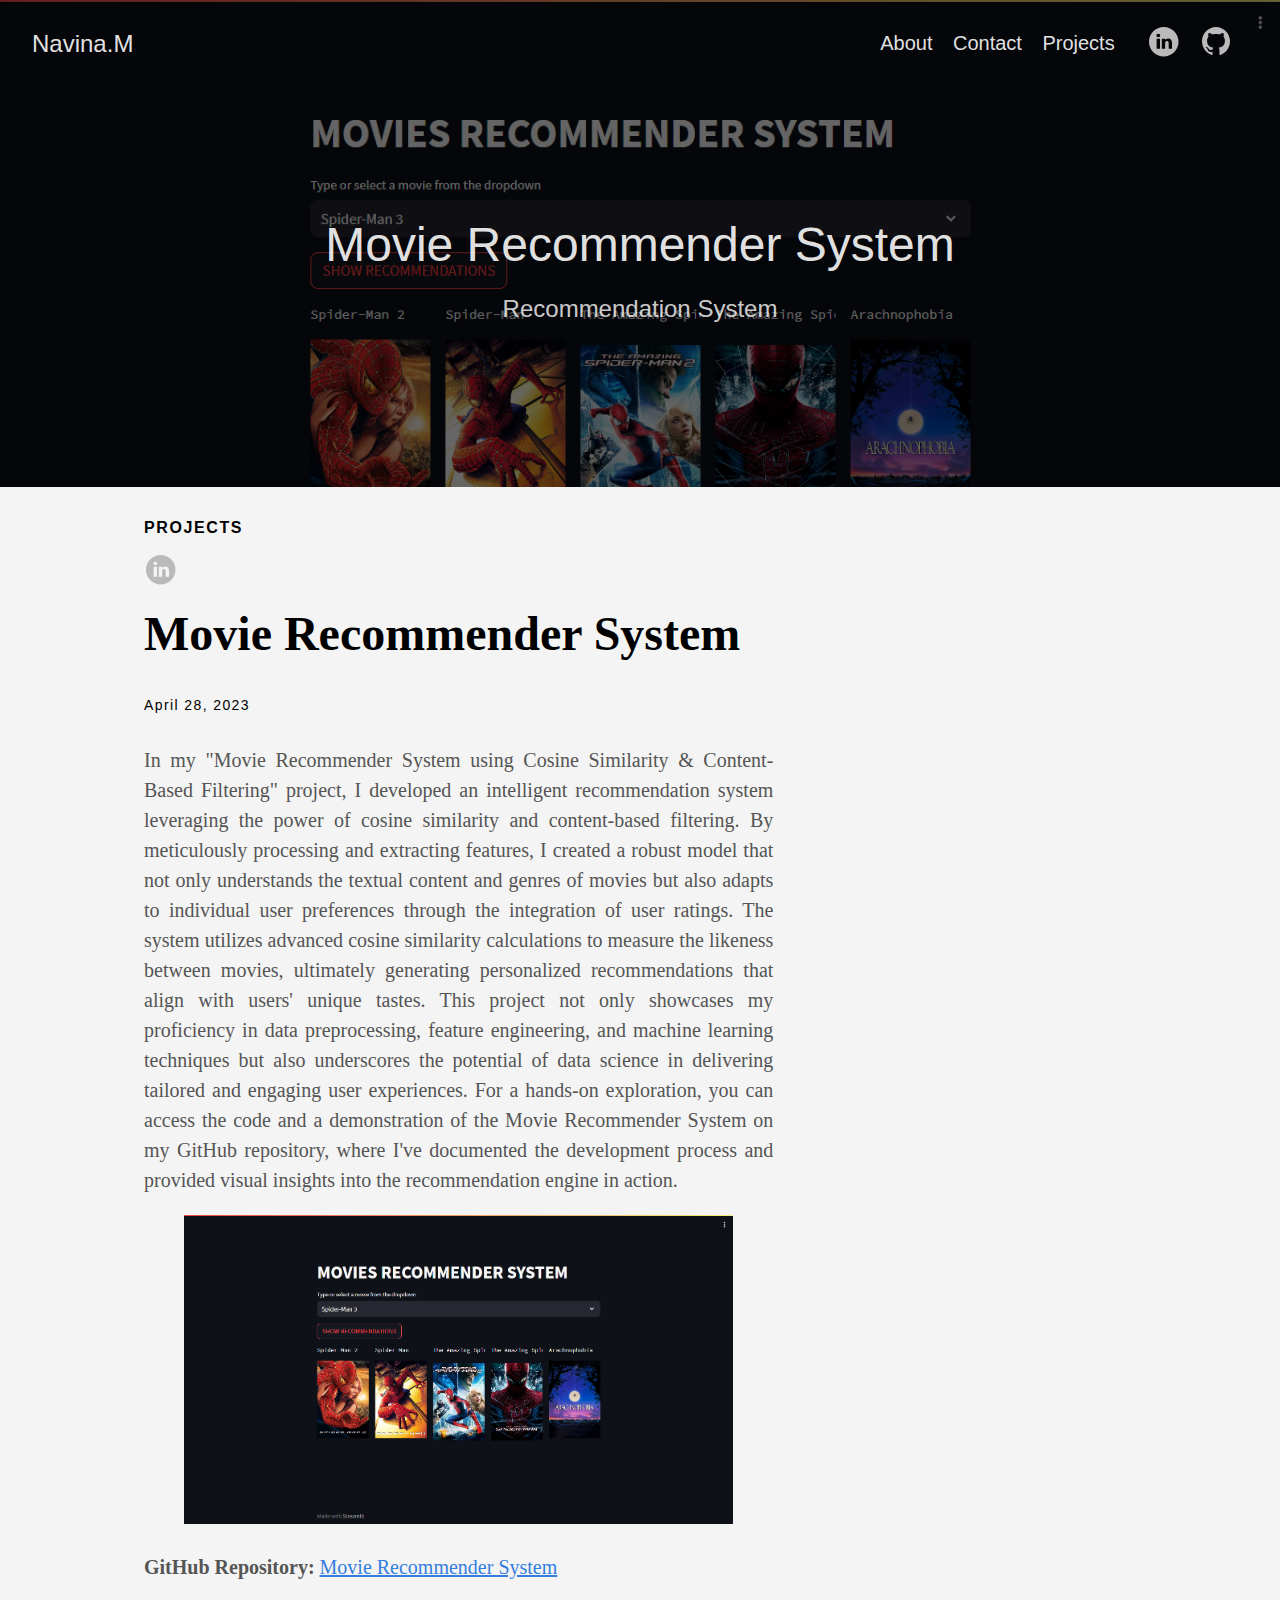
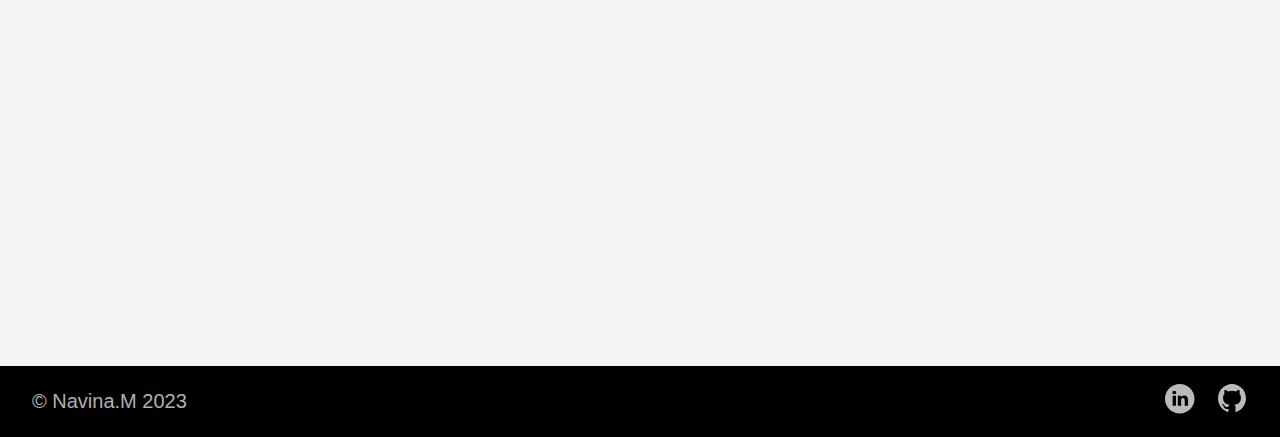
<file: post/chapter-11/index.html>
<!DOCTYPE html>
<html lang="en">
  <head>
    <meta charset="utf-8">
    <meta http-equiv="X-UA-Compatible" content="IE=edge,chrome=1">
    
    <title>Movie Recommender System | Navina.M</title>
    <meta name="viewport" content="width=device-width,minimum-scale=1">
    <meta name="description" content="Recommendation System">
    <meta name="generator" content="Hugo 0.120.4">
    
    
    
    
      <meta name="robots" content="noindex, nofollow">
    

    
<link rel="stylesheet" href="https://navina-murugadas.github.io/Portfolio/ananke/css/main.min.css" >



    
    
    
      

    

    
    
    <meta property="og:title" content="Movie Recommender System" />
<meta property="og:description" content="Recommendation System" />
<meta property="og:type" content="article" />
<meta property="og:url" content="https://navina-murugadas.github.io/Portfolio/post/chapter-11/" /><meta property="article:section" content="post" />
<meta property="article:published_time" content="2023-04-28T00:00:00+00:00" />
<meta property="article:modified_time" content="2023-04-28T00:00:00+00:00" />

<meta itemprop="name" content="Movie Recommender System">
<meta itemprop="description" content="Recommendation System"><meta itemprop="datePublished" content="2023-04-28T00:00:00+00:00" />
<meta itemprop="dateModified" content="2023-04-28T00:00:00+00:00" />
<meta itemprop="wordCount" content="158">
<meta itemprop="keywords" content="" /><meta name="twitter:card" content="summary"/>
<meta name="twitter:title" content="Movie Recommender System"/>
<meta name="twitter:description" content="Recommendation System"/>

	
  </head>

  <body class="ma0 avenir bg-near-white">

    
   
  

  
  <header class="cover bg-top" style="background-image: url('https://navina-murugadas.github.io/Portfolio/images/Movies2.png');">
    <div class="bg-black-60">
      <nav class="pv3 ph3 ph4-ns" role="navigation">
  <div class="flex-l justify-between items-center center">
    <a href="https://navina-murugadas.github.io/Portfolio/" class="f3 fw2 hover-white no-underline white-90 dib">
      
        Navina.M
      
    </a>
    <div class="flex-l items-center">
      

      
        <ul class="pl0 mr3">
          
          <li class="list f5 f4-ns fw4 dib pr3">
            <a class="hover-white no-underline white-90" href="https://navina-murugadas.github.io/Portfolio/about/" title="About page">
              About
            </a>
          </li>
          
          <li class="list f5 f4-ns fw4 dib pr3">
            <a class="hover-white no-underline white-90" href="https://navina-murugadas.github.io/Portfolio/contact/" title="Contact page">
              Contact
            </a>
          </li>
          
          <li class="list f5 f4-ns fw4 dib pr3">
            <a class="hover-white no-underline white-90" href="https://navina-murugadas.github.io/Portfolio/post/" title="Projects page">
              Projects
            </a>
          </li>
          
        </ul>
      
      
<div class="ananke-socials">
  
    
    <a href="https://www.linkedin.com/in/navina-murugadas2000" target="_blank" rel="noopener" class="linkedin ananke-social-link link-transition stackoverflow link dib z-999 pt3 pt0-l mr1" title="LinkedIn link" aria-label="follow on LinkedIn——Opens in a new window">
      
        <span class="icon"><svg style="enable-background:new 0 0 65 65;" version="1.1" viewBox="0 0 65 65"  xml:space="preserve" xmlns="http://www.w3.org/2000/svg" xmlns:xlink="http://www.w3.org/1999/xlink">
  <path d="M50.837,48.137V36.425c0-6.275-3.35-9.195-7.816-9.195  c-3.604,0-5.219,1.983-6.119,3.374V27.71h-6.79c0.09,1.917,0,20.427,0,20.427h6.79V36.729c0-0.609,0.044-1.219,0.224-1.655  c0.49-1.22,1.607-2.483,3.482-2.483c2.458,0,3.44,1.873,3.44,4.618v10.929H50.837z M22.959,24.922c2.367,0,3.842-1.57,3.842-3.531  c-0.044-2.003-1.475-3.528-3.797-3.528s-3.841,1.524-3.841,3.528c0,1.961,1.474,3.531,3.753,3.531H22.959z M34,64  C17.432,64,4,50.568,4,34C4,17.431,17.432,4,34,4s30,13.431,30,30C64,50.568,50.568,64,34,64z M26.354,48.137V27.71h-6.789v20.427  H26.354z" style="fill-rule:evenodd;clip-rule:evenodd;"/>
</svg>
</span>
      
<span class="new-window"><svg  height="8px"  style="enable-background:new 0 0 1000 1000;" version="1.1" viewBox="0 0 1000 1000"  xml:space="preserve" xmlns="http://www.w3.org/2000/svg" xmlns:xlink="http://www.w3.org/1999/xlink" >
<path d="M598 128h298v298h-86v-152l-418 418-60-60 418-418h-152v-86zM810 810v-298h86v298c0 46-40 86-86 86h-596c-48 0-86-40-86-86v-596c0-46 38-86 86-86h298v86h-298v596h596z" style="fill-rule:evenodd;clip-rule:evenodd;"/>
</svg>
</span></a>
  
    
    <a href="https://github.com/Navina-Murugadas" target="_blank" rel="noopener" class="github ananke-social-link link-transition stackoverflow link dib z-999 pt3 pt0-l mr1" title="GitHub link" aria-label="follow on GitHub——Opens in a new window">
      
        <span class="icon"><svg style="enable-background:new 0 0 512 512;" version="1.1" viewBox="0 0 512 512"  xml:space="preserve" xmlns="http://www.w3.org/2000/svg" xmlns:xlink="http://www.w3.org/1999/xlink" >
  <path d="M256,32C132.3,32,32,134.8,32,261.7c0,101.5,64.2,187.5,153.2,217.9c11.2,2.1,15.3-5,15.3-11.1   c0-5.5-0.2-19.9-0.3-39.1c-62.3,13.9-75.5-30.8-75.5-30.8c-10.2-26.5-24.9-33.6-24.9-33.6c-20.3-14.3,1.5-14,1.5-14   c22.5,1.6,34.3,23.7,34.3,23.7c20,35.1,52.4,25,65.2,19.1c2-14.8,7.8-25,14.2-30.7c-49.7-5.8-102-25.5-102-113.5   c0-25.1,8.7-45.6,23-61.6c-2.3-5.8-10-29.2,2.2-60.8c0,0,18.8-6.2,61.6,23.5c17.9-5.1,37-7.6,56.1-7.7c19,0.1,38.2,2.6,56.1,7.7   c42.8-29.7,61.5-23.5,61.5-23.5c12.2,31.6,4.5,55,2.2,60.8c14.3,16.1,23,36.6,23,61.6c0,88.2-52.4,107.6-102.3,113.3   c8,7.1,15.2,21.1,15.2,42.5c0,30.7-0.3,55.5-0.3,63c0,6.1,4,13.3,15.4,11C415.9,449.1,480,363.1,480,261.7   C480,134.8,379.7,32,256,32z"/>
</svg>
</span>
      
<span class="new-window"><svg  height="8px"  style="enable-background:new 0 0 1000 1000;" version="1.1" viewBox="0 0 1000 1000"  xml:space="preserve" xmlns="http://www.w3.org/2000/svg" xmlns:xlink="http://www.w3.org/1999/xlink" >
<path d="M598 128h298v298h-86v-152l-418 418-60-60 418-418h-152v-86zM810 810v-298h86v298c0 46-40 86-86 86h-596c-48 0-86-40-86-86v-596c0-46 38-86 86-86h298v86h-298v596h596z" style="fill-rule:evenodd;clip-rule:evenodd;"/>
</svg>
</span></a>
  
</div>

    </div>
  </div>
</nav>

      <div class="tc-l pv6 ph3 ph4-ns">
        
          <div class="f2 f1-l fw2 white-90 mb0 lh-title">Movie Recommender System</div>
          
            <div class="fw1 f5 f3-l white-80 measure-wide-l center lh-copy mt3 mb4">
              Recommendation System
            </div>
          
        
      </div>
    </div>
  </header>



    <main class="pb7" role="main">
      
  
  <article class="flex-l flex-wrap justify-between mw8 center ph3">
    <header class="mt4 w-100">
      <aside class="instapaper_ignoref b helvetica tracked">
          
        PROJECTS
      </aside>
      










  <div id="sharing" class="mt3 ananke-socials">
    
      
      <a href="https://www.linkedin.com/shareArticle?mini=true&amp;url=https://navina-murugadas.github.io/Portfolio/post/chapter-11/&amp;title=Movie%20Recommender%20System" class="ananke-social-link linkedin no-underline" aria-label="share on LinkedIn">
        
        <span class="icon"> <svg style="enable-background:new 0 0 65 65;" version="1.1" viewBox="0 0 65 65"  xml:space="preserve" xmlns="http://www.w3.org/2000/svg" xmlns:xlink="http://www.w3.org/1999/xlink">
  <path d="M50.837,48.137V36.425c0-6.275-3.35-9.195-7.816-9.195  c-3.604,0-5.219,1.983-6.119,3.374V27.71h-6.79c0.09,1.917,0,20.427,0,20.427h6.79V36.729c0-0.609,0.044-1.219,0.224-1.655  c0.49-1.22,1.607-2.483,3.482-2.483c2.458,0,3.44,1.873,3.44,4.618v10.929H50.837z M22.959,24.922c2.367,0,3.842-1.57,3.842-3.531  c-0.044-2.003-1.475-3.528-3.797-3.528s-3.841,1.524-3.841,3.528c0,1.961,1.474,3.531,3.753,3.531H22.959z M34,64  C17.432,64,4,50.568,4,34C4,17.431,17.432,4,34,4s30,13.431,30,30C64,50.568,50.568,64,34,64z M26.354,48.137V27.71h-6.789v20.427  H26.354z" style="fill-rule:evenodd;clip-rule:evenodd;"/>
</svg>
</span>
        
      </a>
    
  </div>


      <h1 class="f1 athelas mt3 mb1">Movie Recommender System</h1>
      
      
      
      <time class="f6 mv4 dib tracked" datetime="2023-04-28T00:00:00Z">April 28, 2023</time>
      

      
      
    </header>
    <div class="nested-copy-line-height lh-copy serif f4 nested-links mid-gray pr4-l w-two-thirds-l">



<div style="text-align: justify;">
    
In my "Movie Recommender System using Cosine Similarity & Content-Based Filtering" project, I developed an intelligent recommendation system leveraging the power of cosine similarity and content-based filtering. By meticulously processing and extracting features, I created a robust model that not only understands the textual content and genres of movies but also adapts to individual user preferences through the integration of user ratings. The system utilizes advanced cosine similarity calculations to measure the likeness between movies, ultimately generating personalized recommendations that align with users' unique tastes. This project not only showcases my proficiency in data preprocessing, feature engineering, and machine learning techniques but also underscores the potential of data science in delivering tailored and engaging user experiences. For a hands-on exploration, you can access the code and a demonstration of the Movie Recommender System on my GitHub repository, where I've documented the development process and provided visual insights into the recommendation engine in action.

</div>

<figure><img src="https://navina-murugadas.github.io/Portfolio/images/Movies2.png"/>
</figure>

<p><strong>GitHub Repository:</strong> <a href="https://github.com/Navina-Murugadas/TWSIP/tree/main/Movie_Recommender-System">Movie Recommender System</a></p>
<ul class="pa0">
  
</ul>
<div class="mt6 instapaper_ignoref">
      
      
      </div>
    </div>

    <aside class="w-30-l mt6-l">




</aside>

  </article>

    </main>
    <footer class="bg-black bottom-0 w-100 pa3" role="contentinfo">
  <div class="flex justify-between">
  <a class="f4 fw4 hover-white no-underline white-70 dn dib-ns pv2 ph3" href="https://navina-murugadas.github.io/Portfolio/" >
    &copy;  Navina.M 2023 
  </a>
    <div>
<div class="ananke-socials">
  
    
    <a href="https://www.linkedin.com/in/navina-murugadas2000" target="_blank" rel="noopener" class="linkedin ananke-social-link link-transition stackoverflow link dib z-999 pt3 pt0-l mr1" title="LinkedIn link" aria-label="follow on LinkedIn——Opens in a new window">
      
        <span class="icon"><svg style="enable-background:new 0 0 65 65;" version="1.1" viewBox="0 0 65 65"  xml:space="preserve" xmlns="http://www.w3.org/2000/svg" xmlns:xlink="http://www.w3.org/1999/xlink">
  <path d="M50.837,48.137V36.425c0-6.275-3.35-9.195-7.816-9.195  c-3.604,0-5.219,1.983-6.119,3.374V27.71h-6.79c0.09,1.917,0,20.427,0,20.427h6.79V36.729c0-0.609,0.044-1.219,0.224-1.655  c0.49-1.22,1.607-2.483,3.482-2.483c2.458,0,3.44,1.873,3.44,4.618v10.929H50.837z M22.959,24.922c2.367,0,3.842-1.57,3.842-3.531  c-0.044-2.003-1.475-3.528-3.797-3.528s-3.841,1.524-3.841,3.528c0,1.961,1.474,3.531,3.753,3.531H22.959z M34,64  C17.432,64,4,50.568,4,34C4,17.431,17.432,4,34,4s30,13.431,30,30C64,50.568,50.568,64,34,64z M26.354,48.137V27.71h-6.789v20.427  H26.354z" style="fill-rule:evenodd;clip-rule:evenodd;"/>
</svg>
</span>
      
<span class="new-window"><svg  height="8px"  style="enable-background:new 0 0 1000 1000;" version="1.1" viewBox="0 0 1000 1000"  xml:space="preserve" xmlns="http://www.w3.org/2000/svg" xmlns:xlink="http://www.w3.org/1999/xlink" >
<path d="M598 128h298v298h-86v-152l-418 418-60-60 418-418h-152v-86zM810 810v-298h86v298c0 46-40 86-86 86h-596c-48 0-86-40-86-86v-596c0-46 38-86 86-86h298v86h-298v596h596z" style="fill-rule:evenodd;clip-rule:evenodd;"/>
</svg>
</span></a>
  
    
    <a href="https://github.com/Navina-Murugadas" target="_blank" rel="noopener" class="github ananke-social-link link-transition stackoverflow link dib z-999 pt3 pt0-l mr1" title="GitHub link" aria-label="follow on GitHub——Opens in a new window">
      
        <span class="icon"><svg style="enable-background:new 0 0 512 512;" version="1.1" viewBox="0 0 512 512"  xml:space="preserve" xmlns="http://www.w3.org/2000/svg" xmlns:xlink="http://www.w3.org/1999/xlink" >
  <path d="M256,32C132.3,32,32,134.8,32,261.7c0,101.5,64.2,187.5,153.2,217.9c11.2,2.1,15.3-5,15.3-11.1   c0-5.5-0.2-19.9-0.3-39.1c-62.3,13.9-75.5-30.8-75.5-30.8c-10.2-26.5-24.9-33.6-24.9-33.6c-20.3-14.3,1.5-14,1.5-14   c22.5,1.6,34.3,23.7,34.3,23.7c20,35.1,52.4,25,65.2,19.1c2-14.8,7.8-25,14.2-30.7c-49.7-5.8-102-25.5-102-113.5   c0-25.1,8.7-45.6,23-61.6c-2.3-5.8-10-29.2,2.2-60.8c0,0,18.8-6.2,61.6,23.5c17.9-5.1,37-7.6,56.1-7.7c19,0.1,38.2,2.6,56.1,7.7   c42.8-29.7,61.5-23.5,61.5-23.5c12.2,31.6,4.5,55,2.2,60.8c14.3,16.1,23,36.6,23,61.6c0,88.2-52.4,107.6-102.3,113.3   c8,7.1,15.2,21.1,15.2,42.5c0,30.7-0.3,55.5-0.3,63c0,6.1,4,13.3,15.4,11C415.9,449.1,480,363.1,480,261.7   C480,134.8,379.7,32,256,32z"/>
</svg>
</span>
      
<span class="new-window"><svg  height="8px"  style="enable-background:new 0 0 1000 1000;" version="1.1" viewBox="0 0 1000 1000"  xml:space="preserve" xmlns="http://www.w3.org/2000/svg" xmlns:xlink="http://www.w3.org/1999/xlink" >
<path d="M598 128h298v298h-86v-152l-418 418-60-60 418-418h-152v-86zM810 810v-298h86v298c0 46-40 86-86 86h-596c-48 0-86-40-86-86v-596c0-46 38-86 86-86h298v86h-298v596h596z" style="fill-rule:evenodd;clip-rule:evenodd;"/>
</svg>
</span></a>
  
</div>
</div>
  </div>
</footer>

  </body>
</html>
</file>
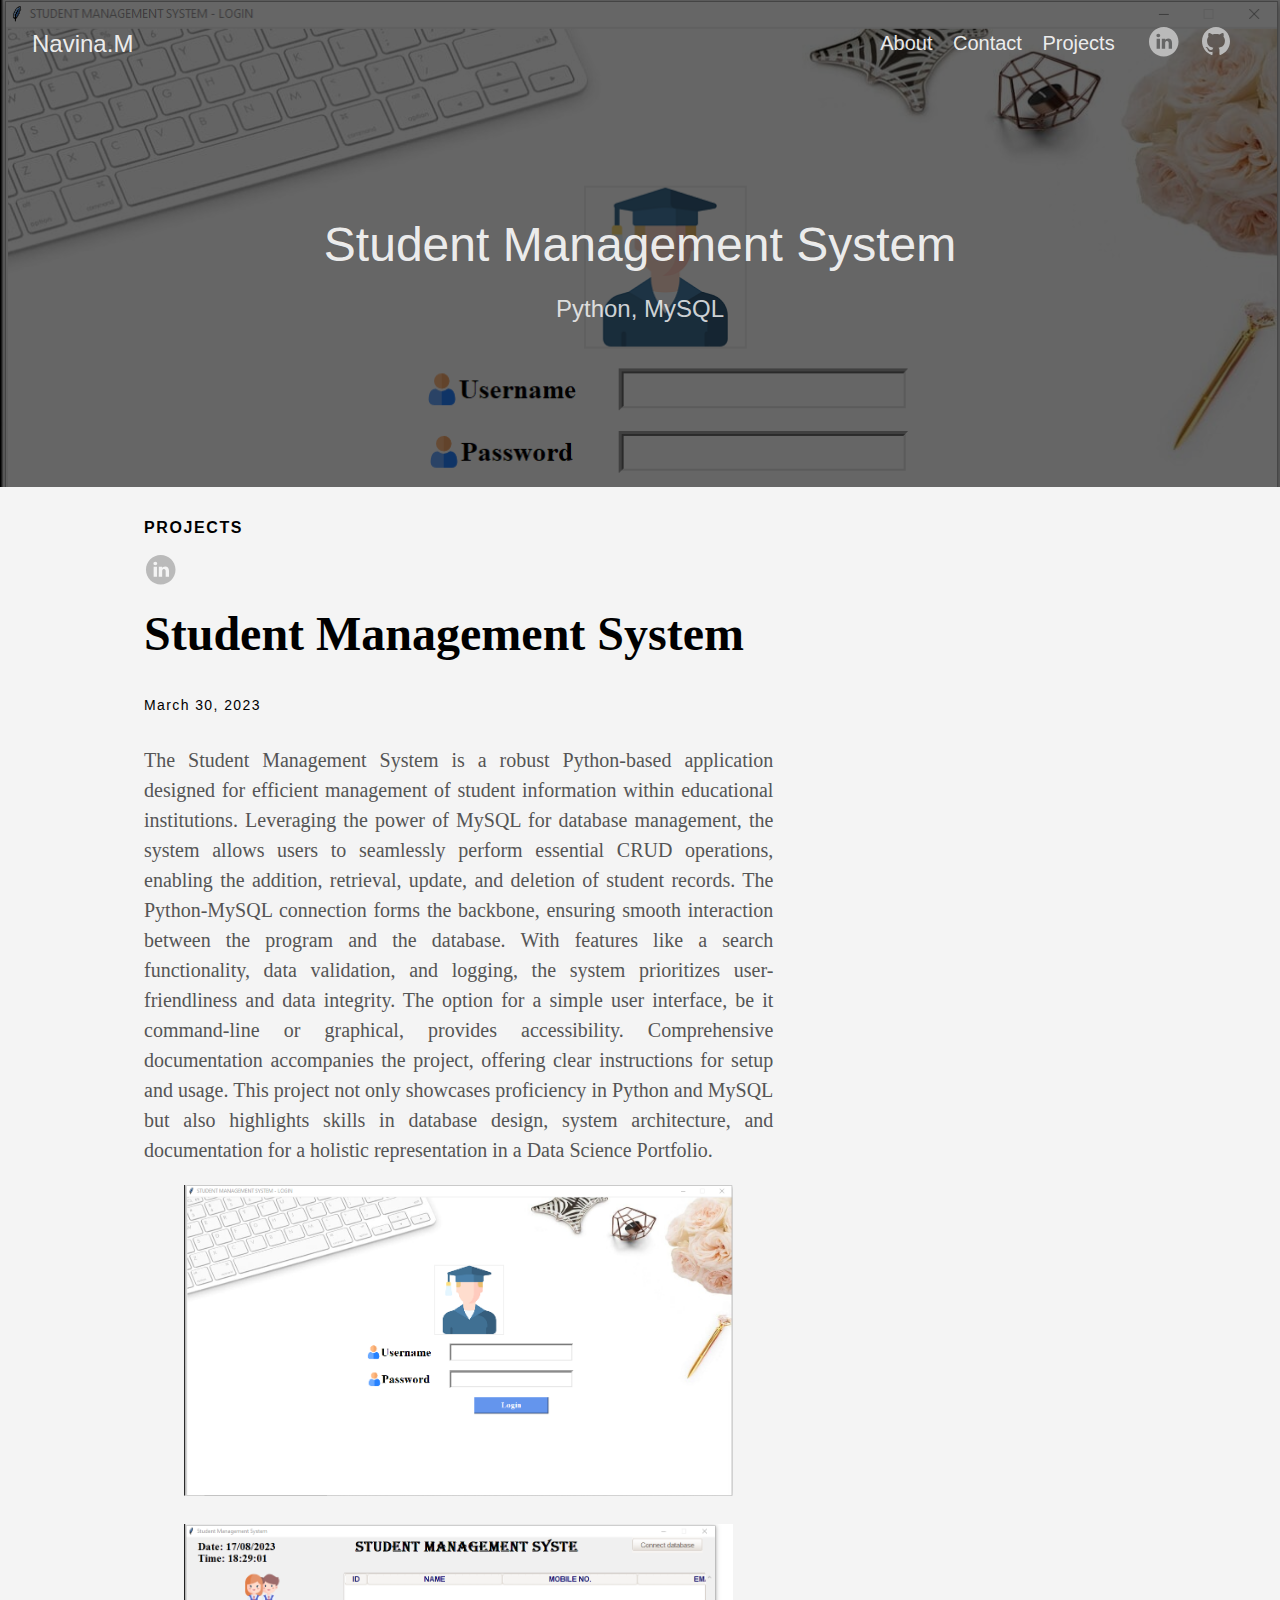
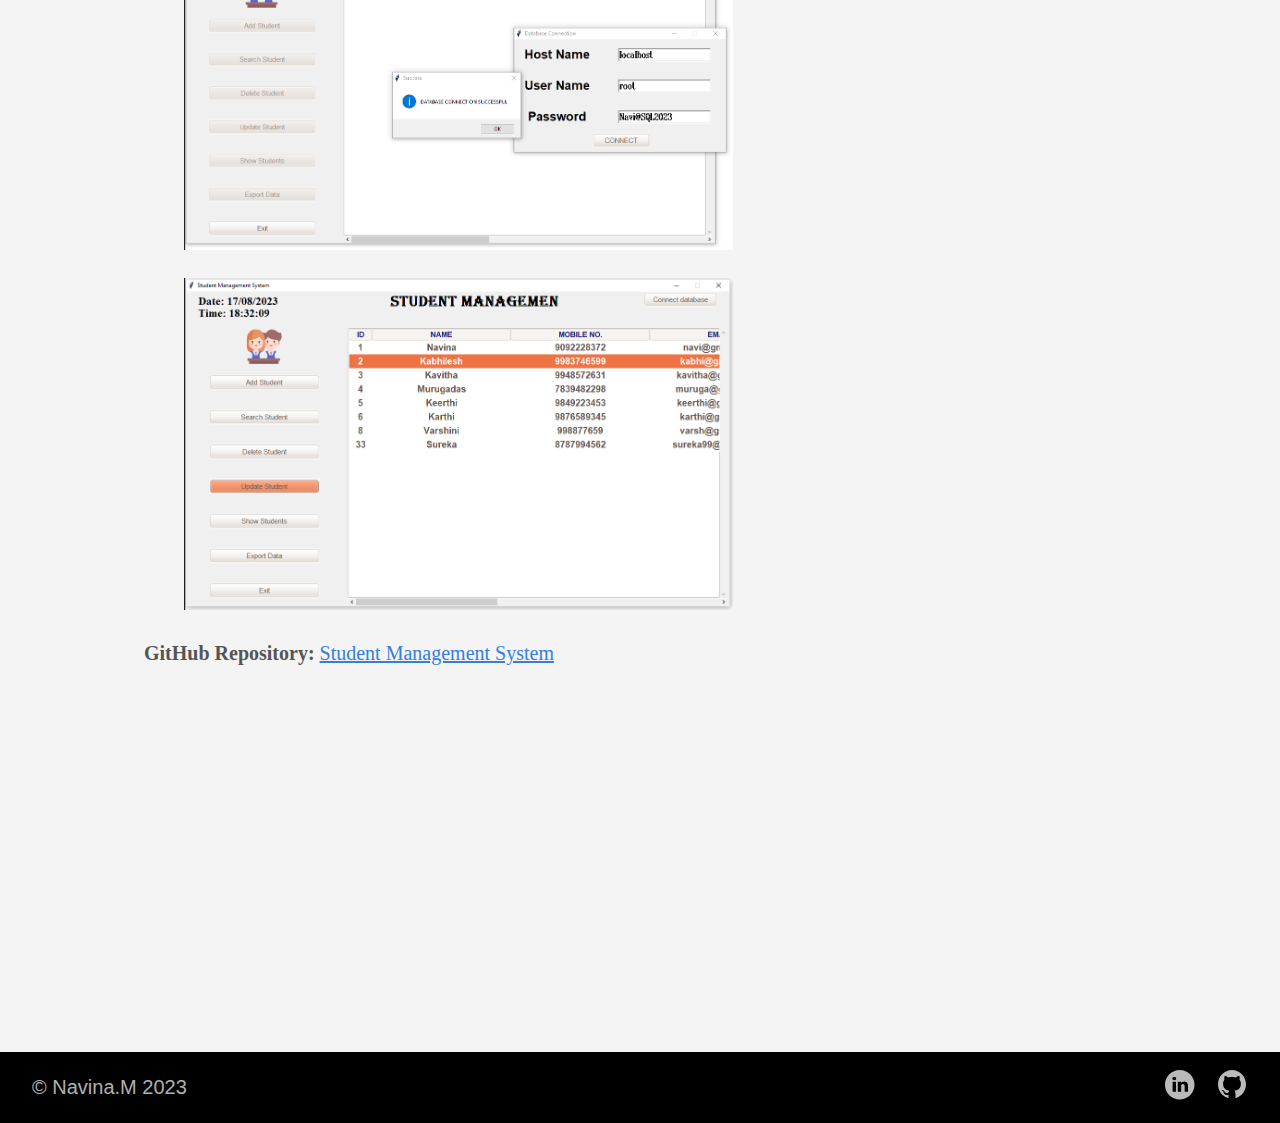
<file: post/chapter-12/index.html>
<!DOCTYPE html>
<html lang="en">
  <head>
    <meta charset="utf-8">
    <meta http-equiv="X-UA-Compatible" content="IE=edge,chrome=1">
    
    <title>Student Management System | Navina.M</title>
    <meta name="viewport" content="width=device-width,minimum-scale=1">
    <meta name="description" content="Python, MySQL">
    <meta name="generator" content="Hugo 0.120.4">
    
    
    
    
      <meta name="robots" content="noindex, nofollow">
    

    
<link rel="stylesheet" href="https://navina-murugadas.github.io/Portfolio/ananke/css/main.min.css" >



    
    
    
      

    

    
    
    <meta property="og:title" content="Student Management System" />
<meta property="og:description" content="Python, MySQL" />
<meta property="og:type" content="article" />
<meta property="og:url" content="https://navina-murugadas.github.io/Portfolio/post/chapter-12/" /><meta property="article:section" content="post" />
<meta property="article:published_time" content="2023-03-30T00:00:00+00:00" />
<meta property="article:modified_time" content="2023-03-30T00:00:00+00:00" />

<meta itemprop="name" content="Student Management System">
<meta itemprop="description" content="Python, MySQL"><meta itemprop="datePublished" content="2023-03-30T00:00:00+00:00" />
<meta itemprop="dateModified" content="2023-03-30T00:00:00+00:00" />
<meta itemprop="wordCount" content="140">
<meta itemprop="keywords" content="" /><meta name="twitter:card" content="summary"/>
<meta name="twitter:title" content="Student Management System"/>
<meta name="twitter:description" content="Python, MySQL"/>

	
  </head>

  <body class="ma0 avenir bg-near-white">

    
   
  

  
  <header class="cover bg-top" style="background-image: url('https://navina-murugadas.github.io/Portfolio/images/Student2.png');">
    <div class="bg-black-60">
      <nav class="pv3 ph3 ph4-ns" role="navigation">
  <div class="flex-l justify-between items-center center">
    <a href="https://navina-murugadas.github.io/Portfolio/" class="f3 fw2 hover-white no-underline white-90 dib">
      
        Navina.M
      
    </a>
    <div class="flex-l items-center">
      

      
        <ul class="pl0 mr3">
          
          <li class="list f5 f4-ns fw4 dib pr3">
            <a class="hover-white no-underline white-90" href="https://navina-murugadas.github.io/Portfolio/about/" title="About page">
              About
            </a>
          </li>
          
          <li class="list f5 f4-ns fw4 dib pr3">
            <a class="hover-white no-underline white-90" href="https://navina-murugadas.github.io/Portfolio/contact/" title="Contact page">
              Contact
            </a>
          </li>
          
          <li class="list f5 f4-ns fw4 dib pr3">
            <a class="hover-white no-underline white-90" href="https://navina-murugadas.github.io/Portfolio/post/" title="Projects page">
              Projects
            </a>
          </li>
          
        </ul>
      
      
<div class="ananke-socials">
  
    
    <a href="https://www.linkedin.com/in/navina-murugadas2000" target="_blank" rel="noopener" class="linkedin ananke-social-link link-transition stackoverflow link dib z-999 pt3 pt0-l mr1" title="LinkedIn link" aria-label="follow on LinkedIn——Opens in a new window">
      
        <span class="icon"><svg style="enable-background:new 0 0 65 65;" version="1.1" viewBox="0 0 65 65"  xml:space="preserve" xmlns="http://www.w3.org/2000/svg" xmlns:xlink="http://www.w3.org/1999/xlink">
  <path d="M50.837,48.137V36.425c0-6.275-3.35-9.195-7.816-9.195  c-3.604,0-5.219,1.983-6.119,3.374V27.71h-6.79c0.09,1.917,0,20.427,0,20.427h6.79V36.729c0-0.609,0.044-1.219,0.224-1.655  c0.49-1.22,1.607-2.483,3.482-2.483c2.458,0,3.44,1.873,3.44,4.618v10.929H50.837z M22.959,24.922c2.367,0,3.842-1.57,3.842-3.531  c-0.044-2.003-1.475-3.528-3.797-3.528s-3.841,1.524-3.841,3.528c0,1.961,1.474,3.531,3.753,3.531H22.959z M34,64  C17.432,64,4,50.568,4,34C4,17.431,17.432,4,34,4s30,13.431,30,30C64,50.568,50.568,64,34,64z M26.354,48.137V27.71h-6.789v20.427  H26.354z" style="fill-rule:evenodd;clip-rule:evenodd;"/>
</svg>
</span>
      
<span class="new-window"><svg  height="8px"  style="enable-background:new 0 0 1000 1000;" version="1.1" viewBox="0 0 1000 1000"  xml:space="preserve" xmlns="http://www.w3.org/2000/svg" xmlns:xlink="http://www.w3.org/1999/xlink" >
<path d="M598 128h298v298h-86v-152l-418 418-60-60 418-418h-152v-86zM810 810v-298h86v298c0 46-40 86-86 86h-596c-48 0-86-40-86-86v-596c0-46 38-86 86-86h298v86h-298v596h596z" style="fill-rule:evenodd;clip-rule:evenodd;"/>
</svg>
</span></a>
  
    
    <a href="https://github.com/Navina-Murugadas" target="_blank" rel="noopener" class="github ananke-social-link link-transition stackoverflow link dib z-999 pt3 pt0-l mr1" title="GitHub link" aria-label="follow on GitHub——Opens in a new window">
      
        <span class="icon"><svg style="enable-background:new 0 0 512 512;" version="1.1" viewBox="0 0 512 512"  xml:space="preserve" xmlns="http://www.w3.org/2000/svg" xmlns:xlink="http://www.w3.org/1999/xlink" >
  <path d="M256,32C132.3,32,32,134.8,32,261.7c0,101.5,64.2,187.5,153.2,217.9c11.2,2.1,15.3-5,15.3-11.1   c0-5.5-0.2-19.9-0.3-39.1c-62.3,13.9-75.5-30.8-75.5-30.8c-10.2-26.5-24.9-33.6-24.9-33.6c-20.3-14.3,1.5-14,1.5-14   c22.5,1.6,34.3,23.7,34.3,23.7c20,35.1,52.4,25,65.2,19.1c2-14.8,7.8-25,14.2-30.7c-49.7-5.8-102-25.5-102-113.5   c0-25.1,8.7-45.6,23-61.6c-2.3-5.8-10-29.2,2.2-60.8c0,0,18.8-6.2,61.6,23.5c17.9-5.1,37-7.6,56.1-7.7c19,0.1,38.2,2.6,56.1,7.7   c42.8-29.7,61.5-23.5,61.5-23.5c12.2,31.6,4.5,55,2.2,60.8c14.3,16.1,23,36.6,23,61.6c0,88.2-52.4,107.6-102.3,113.3   c8,7.1,15.2,21.1,15.2,42.5c0,30.7-0.3,55.5-0.3,63c0,6.1,4,13.3,15.4,11C415.9,449.1,480,363.1,480,261.7   C480,134.8,379.7,32,256,32z"/>
</svg>
</span>
      
<span class="new-window"><svg  height="8px"  style="enable-background:new 0 0 1000 1000;" version="1.1" viewBox="0 0 1000 1000"  xml:space="preserve" xmlns="http://www.w3.org/2000/svg" xmlns:xlink="http://www.w3.org/1999/xlink" >
<path d="M598 128h298v298h-86v-152l-418 418-60-60 418-418h-152v-86zM810 810v-298h86v298c0 46-40 86-86 86h-596c-48 0-86-40-86-86v-596c0-46 38-86 86-86h298v86h-298v596h596z" style="fill-rule:evenodd;clip-rule:evenodd;"/>
</svg>
</span></a>
  
</div>

    </div>
  </div>
</nav>

      <div class="tc-l pv6 ph3 ph4-ns">
        
          <div class="f2 f1-l fw2 white-90 mb0 lh-title">Student Management System</div>
          
            <div class="fw1 f5 f3-l white-80 measure-wide-l center lh-copy mt3 mb4">
              Python, MySQL
            </div>
          
        
      </div>
    </div>
  </header>



    <main class="pb7" role="main">
      
  
  <article class="flex-l flex-wrap justify-between mw8 center ph3">
    <header class="mt4 w-100">
      <aside class="instapaper_ignoref b helvetica tracked">
          
        PROJECTS
      </aside>
      










  <div id="sharing" class="mt3 ananke-socials">
    
      
      <a href="https://www.linkedin.com/shareArticle?mini=true&amp;url=https://navina-murugadas.github.io/Portfolio/post/chapter-12/&amp;title=Student%20Management%20System" class="ananke-social-link linkedin no-underline" aria-label="share on LinkedIn">
        
        <span class="icon"> <svg style="enable-background:new 0 0 65 65;" version="1.1" viewBox="0 0 65 65"  xml:space="preserve" xmlns="http://www.w3.org/2000/svg" xmlns:xlink="http://www.w3.org/1999/xlink">
  <path d="M50.837,48.137V36.425c0-6.275-3.35-9.195-7.816-9.195  c-3.604,0-5.219,1.983-6.119,3.374V27.71h-6.79c0.09,1.917,0,20.427,0,20.427h6.79V36.729c0-0.609,0.044-1.219,0.224-1.655  c0.49-1.22,1.607-2.483,3.482-2.483c2.458,0,3.44,1.873,3.44,4.618v10.929H50.837z M22.959,24.922c2.367,0,3.842-1.57,3.842-3.531  c-0.044-2.003-1.475-3.528-3.797-3.528s-3.841,1.524-3.841,3.528c0,1.961,1.474,3.531,3.753,3.531H22.959z M34,64  C17.432,64,4,50.568,4,34C4,17.431,17.432,4,34,4s30,13.431,30,30C64,50.568,50.568,64,34,64z M26.354,48.137V27.71h-6.789v20.427  H26.354z" style="fill-rule:evenodd;clip-rule:evenodd;"/>
</svg>
</span>
        
      </a>
    
  </div>


      <h1 class="f1 athelas mt3 mb1">Student Management System</h1>
      
      
      
      <time class="f6 mv4 dib tracked" datetime="2023-03-30T00:00:00Z">March 30, 2023</time>
      

      
      
    </header>
    <div class="nested-copy-line-height lh-copy serif f4 nested-links mid-gray pr4-l w-two-thirds-l">



<div style="text-align: justify;">
    
The Student Management System is a robust Python-based application designed for efficient management of student information within educational institutions. Leveraging the power of MySQL for database management, the system allows users to seamlessly perform essential CRUD operations, enabling the addition, retrieval, update, and deletion of student records. The Python-MySQL connection forms the backbone, ensuring smooth interaction between the program and the database. With features like a search functionality, data validation, and logging, the system prioritizes user-friendliness and data integrity. The option for a simple user interface, be it command-line or graphical, provides accessibility. Comprehensive documentation accompanies the project, offering clear instructions for setup and usage. This project not only showcases proficiency in Python and MySQL but also highlights skills in database design, system architecture, and documentation for a holistic representation in a Data Science Portfolio.

</div>

<p><figure><img src="https://navina-murugadas.github.io/Portfolio/images/Student2.png"/>
</figure>

<figure><img src="https://navina-murugadas.github.io/Portfolio/images/Student4.png"/>
</figure>

<figure><img src="https://navina-murugadas.github.io/Portfolio/images/Student8.png"/>
</figure>
</p>
<p><strong>GitHub Repository:</strong> <a href="https://github.com/Navina-Murugadas/Student_Management_System_Python-MySQL">Student Management System</a></p>
<ul class="pa0">
  
</ul>
<div class="mt6 instapaper_ignoref">
      
      
      </div>
    </div>

    <aside class="w-30-l mt6-l">




</aside>

  </article>

    </main>
    <footer class="bg-black bottom-0 w-100 pa3" role="contentinfo">
  <div class="flex justify-between">
  <a class="f4 fw4 hover-white no-underline white-70 dn dib-ns pv2 ph3" href="https://navina-murugadas.github.io/Portfolio/" >
    &copy;  Navina.M 2023 
  </a>
    <div>
<div class="ananke-socials">
  
    
    <a href="https://www.linkedin.com/in/navina-murugadas2000" target="_blank" rel="noopener" class="linkedin ananke-social-link link-transition stackoverflow link dib z-999 pt3 pt0-l mr1" title="LinkedIn link" aria-label="follow on LinkedIn——Opens in a new window">
      
        <span class="icon"><svg style="enable-background:new 0 0 65 65;" version="1.1" viewBox="0 0 65 65"  xml:space="preserve" xmlns="http://www.w3.org/2000/svg" xmlns:xlink="http://www.w3.org/1999/xlink">
  <path d="M50.837,48.137V36.425c0-6.275-3.35-9.195-7.816-9.195  c-3.604,0-5.219,1.983-6.119,3.374V27.71h-6.79c0.09,1.917,0,20.427,0,20.427h6.79V36.729c0-0.609,0.044-1.219,0.224-1.655  c0.49-1.22,1.607-2.483,3.482-2.483c2.458,0,3.44,1.873,3.44,4.618v10.929H50.837z M22.959,24.922c2.367,0,3.842-1.57,3.842-3.531  c-0.044-2.003-1.475-3.528-3.797-3.528s-3.841,1.524-3.841,3.528c0,1.961,1.474,3.531,3.753,3.531H22.959z M34,64  C17.432,64,4,50.568,4,34C4,17.431,17.432,4,34,4s30,13.431,30,30C64,50.568,50.568,64,34,64z M26.354,48.137V27.71h-6.789v20.427  H26.354z" style="fill-rule:evenodd;clip-rule:evenodd;"/>
</svg>
</span>
      
<span class="new-window"><svg  height="8px"  style="enable-background:new 0 0 1000 1000;" version="1.1" viewBox="0 0 1000 1000"  xml:space="preserve" xmlns="http://www.w3.org/2000/svg" xmlns:xlink="http://www.w3.org/1999/xlink" >
<path d="M598 128h298v298h-86v-152l-418 418-60-60 418-418h-152v-86zM810 810v-298h86v298c0 46-40 86-86 86h-596c-48 0-86-40-86-86v-596c0-46 38-86 86-86h298v86h-298v596h596z" style="fill-rule:evenodd;clip-rule:evenodd;"/>
</svg>
</span></a>
  
    
    <a href="https://github.com/Navina-Murugadas" target="_blank" rel="noopener" class="github ananke-social-link link-transition stackoverflow link dib z-999 pt3 pt0-l mr1" title="GitHub link" aria-label="follow on GitHub——Opens in a new window">
      
        <span class="icon"><svg style="enable-background:new 0 0 512 512;" version="1.1" viewBox="0 0 512 512"  xml:space="preserve" xmlns="http://www.w3.org/2000/svg" xmlns:xlink="http://www.w3.org/1999/xlink" >
  <path d="M256,32C132.3,32,32,134.8,32,261.7c0,101.5,64.2,187.5,153.2,217.9c11.2,2.1,15.3-5,15.3-11.1   c0-5.5-0.2-19.9-0.3-39.1c-62.3,13.9-75.5-30.8-75.5-30.8c-10.2-26.5-24.9-33.6-24.9-33.6c-20.3-14.3,1.5-14,1.5-14   c22.5,1.6,34.3,23.7,34.3,23.7c20,35.1,52.4,25,65.2,19.1c2-14.8,7.8-25,14.2-30.7c-49.7-5.8-102-25.5-102-113.5   c0-25.1,8.7-45.6,23-61.6c-2.3-5.8-10-29.2,2.2-60.8c0,0,18.8-6.2,61.6,23.5c17.9-5.1,37-7.6,56.1-7.7c19,0.1,38.2,2.6,56.1,7.7   c42.8-29.7,61.5-23.5,61.5-23.5c12.2,31.6,4.5,55,2.2,60.8c14.3,16.1,23,36.6,23,61.6c0,88.2-52.4,107.6-102.3,113.3   c8,7.1,15.2,21.1,15.2,42.5c0,30.7-0.3,55.5-0.3,63c0,6.1,4,13.3,15.4,11C415.9,449.1,480,363.1,480,261.7   C480,134.8,379.7,32,256,32z"/>
</svg>
</span>
      
<span class="new-window"><svg  height="8px"  style="enable-background:new 0 0 1000 1000;" version="1.1" viewBox="0 0 1000 1000"  xml:space="preserve" xmlns="http://www.w3.org/2000/svg" xmlns:xlink="http://www.w3.org/1999/xlink" >
<path d="M598 128h298v298h-86v-152l-418 418-60-60 418-418h-152v-86zM810 810v-298h86v298c0 46-40 86-86 86h-596c-48 0-86-40-86-86v-596c0-46 38-86 86-86h298v86h-298v596h596z" style="fill-rule:evenodd;clip-rule:evenodd;"/>
</svg>
</span></a>
  
</div>
</div>
  </div>
</footer>

  </body>
</html>
</file>
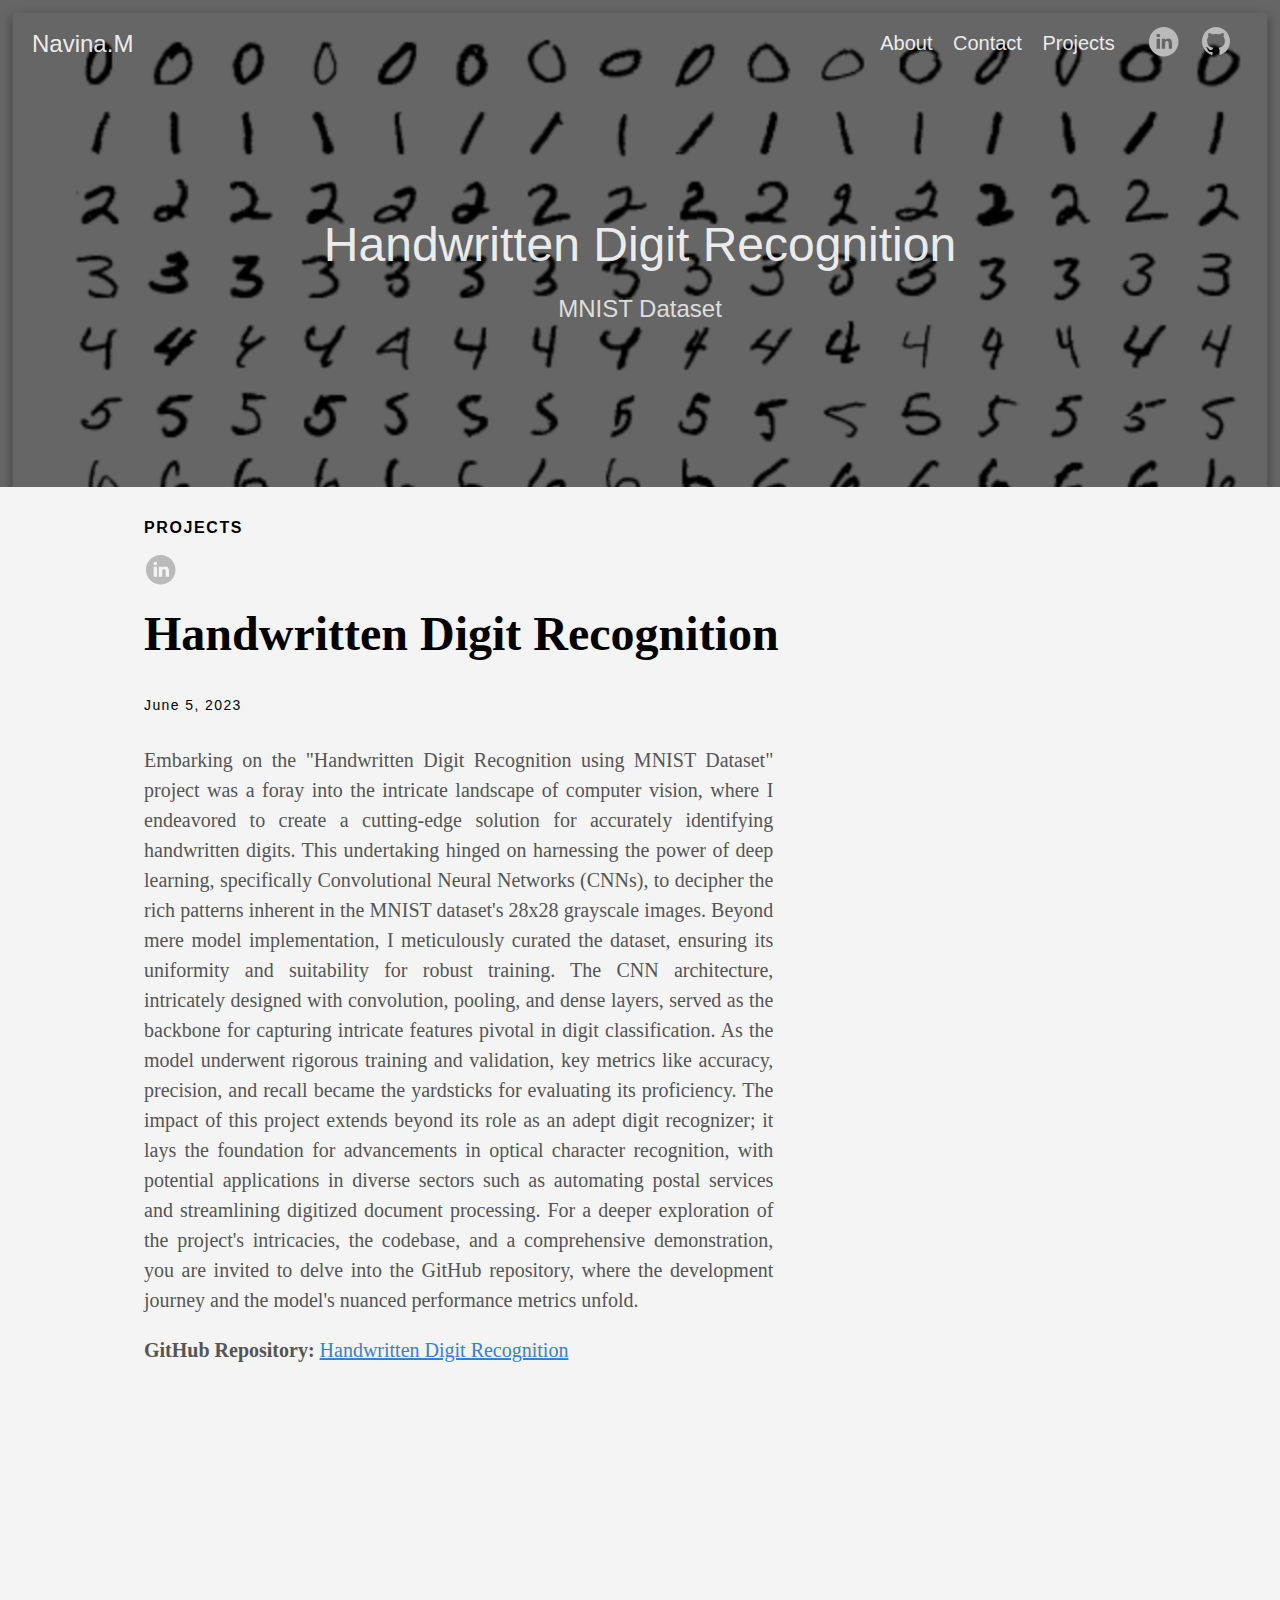
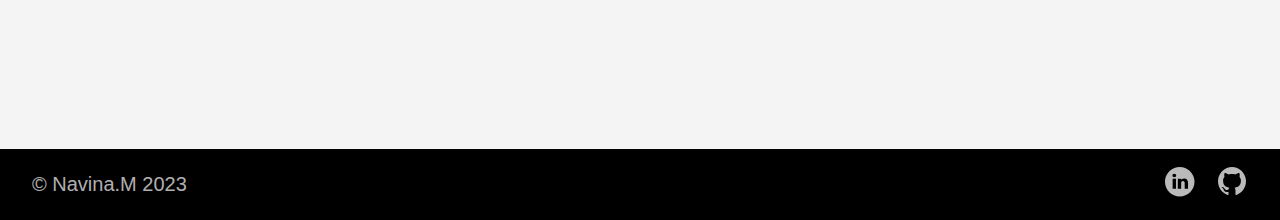
<file: post/chapter-13/index.html>
<!DOCTYPE html>
<html lang="en">
  <head>
    <meta charset="utf-8">
    <meta http-equiv="X-UA-Compatible" content="IE=edge,chrome=1">
    
    <title>Handwritten Digit Recognition | Navina.M</title>
    <meta name="viewport" content="width=device-width,minimum-scale=1">
    <meta name="description" content="MNIST Dataset">
    <meta name="generator" content="Hugo 0.120.4">
    
    
    
    
      <meta name="robots" content="noindex, nofollow">
    

    
<link rel="stylesheet" href="https://navina-murugadas.github.io/Portfolio/ananke/css/main.min.css" >



    
    
    
      

    

    
    
    <meta property="og:title" content="Handwritten Digit Recognition" />
<meta property="og:description" content="MNIST Dataset" />
<meta property="og:type" content="article" />
<meta property="og:url" content="https://navina-murugadas.github.io/Portfolio/post/chapter-13/" /><meta property="article:section" content="post" />
<meta property="article:published_time" content="2023-06-05T00:00:00+00:00" />
<meta property="article:modified_time" content="2023-06-05T00:00:00+00:00" />

<meta itemprop="name" content="Handwritten Digit Recognition">
<meta itemprop="description" content="MNIST Dataset"><meta itemprop="datePublished" content="2023-06-05T00:00:00+00:00" />
<meta itemprop="dateModified" content="2023-06-05T00:00:00+00:00" />
<meta itemprop="wordCount" content="202">
<meta itemprop="keywords" content="" /><meta name="twitter:card" content="summary"/>
<meta name="twitter:title" content="Handwritten Digit Recognition"/>
<meta name="twitter:description" content="MNIST Dataset"/>

	
  </head>

  <body class="ma0 avenir bg-near-white">

    
   
  

  
  <header class="cover bg-top" style="background-image: url('https://navina-murugadas.github.io/Portfolio/images/MNIST.png');">
    <div class="bg-black-60">
      <nav class="pv3 ph3 ph4-ns" role="navigation">
  <div class="flex-l justify-between items-center center">
    <a href="https://navina-murugadas.github.io/Portfolio/" class="f3 fw2 hover-white no-underline white-90 dib">
      
        Navina.M
      
    </a>
    <div class="flex-l items-center">
      

      
        <ul class="pl0 mr3">
          
          <li class="list f5 f4-ns fw4 dib pr3">
            <a class="hover-white no-underline white-90" href="https://navina-murugadas.github.io/Portfolio/about/" title="About page">
              About
            </a>
          </li>
          
          <li class="list f5 f4-ns fw4 dib pr3">
            <a class="hover-white no-underline white-90" href="https://navina-murugadas.github.io/Portfolio/contact/" title="Contact page">
              Contact
            </a>
          </li>
          
          <li class="list f5 f4-ns fw4 dib pr3">
            <a class="hover-white no-underline white-90" href="https://navina-murugadas.github.io/Portfolio/post/" title="Projects page">
              Projects
            </a>
          </li>
          
        </ul>
      
      
<div class="ananke-socials">
  
    
    <a href="https://www.linkedin.com/in/navina-murugadas2000" target="_blank" rel="noopener" class="linkedin ananke-social-link link-transition stackoverflow link dib z-999 pt3 pt0-l mr1" title="LinkedIn link" aria-label="follow on LinkedIn——Opens in a new window">
      
        <span class="icon"><svg style="enable-background:new 0 0 65 65;" version="1.1" viewBox="0 0 65 65"  xml:space="preserve" xmlns="http://www.w3.org/2000/svg" xmlns:xlink="http://www.w3.org/1999/xlink">
  <path d="M50.837,48.137V36.425c0-6.275-3.35-9.195-7.816-9.195  c-3.604,0-5.219,1.983-6.119,3.374V27.71h-6.79c0.09,1.917,0,20.427,0,20.427h6.79V36.729c0-0.609,0.044-1.219,0.224-1.655  c0.49-1.22,1.607-2.483,3.482-2.483c2.458,0,3.44,1.873,3.44,4.618v10.929H50.837z M22.959,24.922c2.367,0,3.842-1.57,3.842-3.531  c-0.044-2.003-1.475-3.528-3.797-3.528s-3.841,1.524-3.841,3.528c0,1.961,1.474,3.531,3.753,3.531H22.959z M34,64  C17.432,64,4,50.568,4,34C4,17.431,17.432,4,34,4s30,13.431,30,30C64,50.568,50.568,64,34,64z M26.354,48.137V27.71h-6.789v20.427  H26.354z" style="fill-rule:evenodd;clip-rule:evenodd;"/>
</svg>
</span>
      
<span class="new-window"><svg  height="8px"  style="enable-background:new 0 0 1000 1000;" version="1.1" viewBox="0 0 1000 1000"  xml:space="preserve" xmlns="http://www.w3.org/2000/svg" xmlns:xlink="http://www.w3.org/1999/xlink" >
<path d="M598 128h298v298h-86v-152l-418 418-60-60 418-418h-152v-86zM810 810v-298h86v298c0 46-40 86-86 86h-596c-48 0-86-40-86-86v-596c0-46 38-86 86-86h298v86h-298v596h596z" style="fill-rule:evenodd;clip-rule:evenodd;"/>
</svg>
</span></a>
  
    
    <a href="https://github.com/Navina-Murugadas" target="_blank" rel="noopener" class="github ananke-social-link link-transition stackoverflow link dib z-999 pt3 pt0-l mr1" title="GitHub link" aria-label="follow on GitHub——Opens in a new window">
      
        <span class="icon"><svg style="enable-background:new 0 0 512 512;" version="1.1" viewBox="0 0 512 512"  xml:space="preserve" xmlns="http://www.w3.org/2000/svg" xmlns:xlink="http://www.w3.org/1999/xlink" >
  <path d="M256,32C132.3,32,32,134.8,32,261.7c0,101.5,64.2,187.5,153.2,217.9c11.2,2.1,15.3-5,15.3-11.1   c0-5.5-0.2-19.9-0.3-39.1c-62.3,13.9-75.5-30.8-75.5-30.8c-10.2-26.5-24.9-33.6-24.9-33.6c-20.3-14.3,1.5-14,1.5-14   c22.5,1.6,34.3,23.7,34.3,23.7c20,35.1,52.4,25,65.2,19.1c2-14.8,7.8-25,14.2-30.7c-49.7-5.8-102-25.5-102-113.5   c0-25.1,8.7-45.6,23-61.6c-2.3-5.8-10-29.2,2.2-60.8c0,0,18.8-6.2,61.6,23.5c17.9-5.1,37-7.6,56.1-7.7c19,0.1,38.2,2.6,56.1,7.7   c42.8-29.7,61.5-23.5,61.5-23.5c12.2,31.6,4.5,55,2.2,60.8c14.3,16.1,23,36.6,23,61.6c0,88.2-52.4,107.6-102.3,113.3   c8,7.1,15.2,21.1,15.2,42.5c0,30.7-0.3,55.5-0.3,63c0,6.1,4,13.3,15.4,11C415.9,449.1,480,363.1,480,261.7   C480,134.8,379.7,32,256,32z"/>
</svg>
</span>
      
<span class="new-window"><svg  height="8px"  style="enable-background:new 0 0 1000 1000;" version="1.1" viewBox="0 0 1000 1000"  xml:space="preserve" xmlns="http://www.w3.org/2000/svg" xmlns:xlink="http://www.w3.org/1999/xlink" >
<path d="M598 128h298v298h-86v-152l-418 418-60-60 418-418h-152v-86zM810 810v-298h86v298c0 46-40 86-86 86h-596c-48 0-86-40-86-86v-596c0-46 38-86 86-86h298v86h-298v596h596z" style="fill-rule:evenodd;clip-rule:evenodd;"/>
</svg>
</span></a>
  
</div>

    </div>
  </div>
</nav>

      <div class="tc-l pv6 ph3 ph4-ns">
        
          <div class="f2 f1-l fw2 white-90 mb0 lh-title">Handwritten Digit Recognition</div>
          
            <div class="fw1 f5 f3-l white-80 measure-wide-l center lh-copy mt3 mb4">
              MNIST Dataset
            </div>
          
        
      </div>
    </div>
  </header>



    <main class="pb7" role="main">
      
  
  <article class="flex-l flex-wrap justify-between mw8 center ph3">
    <header class="mt4 w-100">
      <aside class="instapaper_ignoref b helvetica tracked">
          
        PROJECTS
      </aside>
      










  <div id="sharing" class="mt3 ananke-socials">
    
      
      <a href="https://www.linkedin.com/shareArticle?mini=true&amp;url=https://navina-murugadas.github.io/Portfolio/post/chapter-13/&amp;title=Handwritten%20Digit%20Recognition" class="ananke-social-link linkedin no-underline" aria-label="share on LinkedIn">
        
        <span class="icon"> <svg style="enable-background:new 0 0 65 65;" version="1.1" viewBox="0 0 65 65"  xml:space="preserve" xmlns="http://www.w3.org/2000/svg" xmlns:xlink="http://www.w3.org/1999/xlink">
  <path d="M50.837,48.137V36.425c0-6.275-3.35-9.195-7.816-9.195  c-3.604,0-5.219,1.983-6.119,3.374V27.71h-6.79c0.09,1.917,0,20.427,0,20.427h6.79V36.729c0-0.609,0.044-1.219,0.224-1.655  c0.49-1.22,1.607-2.483,3.482-2.483c2.458,0,3.44,1.873,3.44,4.618v10.929H50.837z M22.959,24.922c2.367,0,3.842-1.57,3.842-3.531  c-0.044-2.003-1.475-3.528-3.797-3.528s-3.841,1.524-3.841,3.528c0,1.961,1.474,3.531,3.753,3.531H22.959z M34,64  C17.432,64,4,50.568,4,34C4,17.431,17.432,4,34,4s30,13.431,30,30C64,50.568,50.568,64,34,64z M26.354,48.137V27.71h-6.789v20.427  H26.354z" style="fill-rule:evenodd;clip-rule:evenodd;"/>
</svg>
</span>
        
      </a>
    
  </div>


      <h1 class="f1 athelas mt3 mb1">Handwritten Digit Recognition</h1>
      
      
      
      <time class="f6 mv4 dib tracked" datetime="2023-06-05T00:00:00Z">June 5, 2023</time>
      

      
      
    </header>
    <div class="nested-copy-line-height lh-copy serif f4 nested-links mid-gray pr4-l w-two-thirds-l">



<div style="text-align: justify;">
    
Embarking on the "Handwritten Digit Recognition using MNIST Dataset" project was a foray into the intricate landscape of computer vision, where I endeavored to create a cutting-edge solution for accurately identifying handwritten digits. This undertaking hinged on harnessing the power of deep learning, specifically Convolutional Neural Networks (CNNs), to decipher the rich patterns inherent in the MNIST dataset's 28x28 grayscale images. Beyond mere model implementation, I meticulously curated the dataset, ensuring its uniformity and suitability for robust training. The CNN architecture, intricately designed with convolution, pooling, and dense layers, served as the backbone for capturing intricate features pivotal in digit classification. As the model underwent rigorous training and validation, key metrics like accuracy, precision, and recall became the yardsticks for evaluating its proficiency. The impact of this project extends beyond its role as an adept digit recognizer; it lays the foundation for advancements in optical character recognition, with potential applications in diverse sectors such as automating postal services and streamlining digitized document processing. For a deeper exploration of the project's intricacies, the codebase, and a comprehensive demonstration, you are invited to delve into the GitHub repository, where the development journey and the model's nuanced performance metrics unfold.

</div>

<p><strong>GitHub Repository:</strong> <a href="https://github.com/Navina-Murugadas/BharatIntern/tree/main/HandWritten_Number_Recognition">Handwritten Digit Recognition</a></p>
<ul class="pa0">
  
</ul>
<div class="mt6 instapaper_ignoref">
      
      
      </div>
    </div>

    <aside class="w-30-l mt6-l">




</aside>

  </article>

    </main>
    <footer class="bg-black bottom-0 w-100 pa3" role="contentinfo">
  <div class="flex justify-between">
  <a class="f4 fw4 hover-white no-underline white-70 dn dib-ns pv2 ph3" href="https://navina-murugadas.github.io/Portfolio/" >
    &copy;  Navina.M 2023 
  </a>
    <div>
<div class="ananke-socials">
  
    
    <a href="https://www.linkedin.com/in/navina-murugadas2000" target="_blank" rel="noopener" class="linkedin ananke-social-link link-transition stackoverflow link dib z-999 pt3 pt0-l mr1" title="LinkedIn link" aria-label="follow on LinkedIn——Opens in a new window">
      
        <span class="icon"><svg style="enable-background:new 0 0 65 65;" version="1.1" viewBox="0 0 65 65"  xml:space="preserve" xmlns="http://www.w3.org/2000/svg" xmlns:xlink="http://www.w3.org/1999/xlink">
  <path d="M50.837,48.137V36.425c0-6.275-3.35-9.195-7.816-9.195  c-3.604,0-5.219,1.983-6.119,3.374V27.71h-6.79c0.09,1.917,0,20.427,0,20.427h6.79V36.729c0-0.609,0.044-1.219,0.224-1.655  c0.49-1.22,1.607-2.483,3.482-2.483c2.458,0,3.44,1.873,3.44,4.618v10.929H50.837z M22.959,24.922c2.367,0,3.842-1.57,3.842-3.531  c-0.044-2.003-1.475-3.528-3.797-3.528s-3.841,1.524-3.841,3.528c0,1.961,1.474,3.531,3.753,3.531H22.959z M34,64  C17.432,64,4,50.568,4,34C4,17.431,17.432,4,34,4s30,13.431,30,30C64,50.568,50.568,64,34,64z M26.354,48.137V27.71h-6.789v20.427  H26.354z" style="fill-rule:evenodd;clip-rule:evenodd;"/>
</svg>
</span>
      
<span class="new-window"><svg  height="8px"  style="enable-background:new 0 0 1000 1000;" version="1.1" viewBox="0 0 1000 1000"  xml:space="preserve" xmlns="http://www.w3.org/2000/svg" xmlns:xlink="http://www.w3.org/1999/xlink" >
<path d="M598 128h298v298h-86v-152l-418 418-60-60 418-418h-152v-86zM810 810v-298h86v298c0 46-40 86-86 86h-596c-48 0-86-40-86-86v-596c0-46 38-86 86-86h298v86h-298v596h596z" style="fill-rule:evenodd;clip-rule:evenodd;"/>
</svg>
</span></a>
  
    
    <a href="https://github.com/Navina-Murugadas" target="_blank" rel="noopener" class="github ananke-social-link link-transition stackoverflow link dib z-999 pt3 pt0-l mr1" title="GitHub link" aria-label="follow on GitHub——Opens in a new window">
      
        <span class="icon"><svg style="enable-background:new 0 0 512 512;" version="1.1" viewBox="0 0 512 512"  xml:space="preserve" xmlns="http://www.w3.org/2000/svg" xmlns:xlink="http://www.w3.org/1999/xlink" >
  <path d="M256,32C132.3,32,32,134.8,32,261.7c0,101.5,64.2,187.5,153.2,217.9c11.2,2.1,15.3-5,15.3-11.1   c0-5.5-0.2-19.9-0.3-39.1c-62.3,13.9-75.5-30.8-75.5-30.8c-10.2-26.5-24.9-33.6-24.9-33.6c-20.3-14.3,1.5-14,1.5-14   c22.5,1.6,34.3,23.7,34.3,23.7c20,35.1,52.4,25,65.2,19.1c2-14.8,7.8-25,14.2-30.7c-49.7-5.8-102-25.5-102-113.5   c0-25.1,8.7-45.6,23-61.6c-2.3-5.8-10-29.2,2.2-60.8c0,0,18.8-6.2,61.6,23.5c17.9-5.1,37-7.6,56.1-7.7c19,0.1,38.2,2.6,56.1,7.7   c42.8-29.7,61.5-23.5,61.5-23.5c12.2,31.6,4.5,55,2.2,60.8c14.3,16.1,23,36.6,23,61.6c0,88.2-52.4,107.6-102.3,113.3   c8,7.1,15.2,21.1,15.2,42.5c0,30.7-0.3,55.5-0.3,63c0,6.1,4,13.3,15.4,11C415.9,449.1,480,363.1,480,261.7   C480,134.8,379.7,32,256,32z"/>
</svg>
</span>
      
<span class="new-window"><svg  height="8px"  style="enable-background:new 0 0 1000 1000;" version="1.1" viewBox="0 0 1000 1000"  xml:space="preserve" xmlns="http://www.w3.org/2000/svg" xmlns:xlink="http://www.w3.org/1999/xlink" >
<path d="M598 128h298v298h-86v-152l-418 418-60-60 418-418h-152v-86zM810 810v-298h86v298c0 46-40 86-86 86h-596c-48 0-86-40-86-86v-596c0-46 38-86 86-86h298v86h-298v596h596z" style="fill-rule:evenodd;clip-rule:evenodd;"/>
</svg>
</span></a>
  
</div>
</div>
  </div>
</footer>

  </body>
</html>
</file>
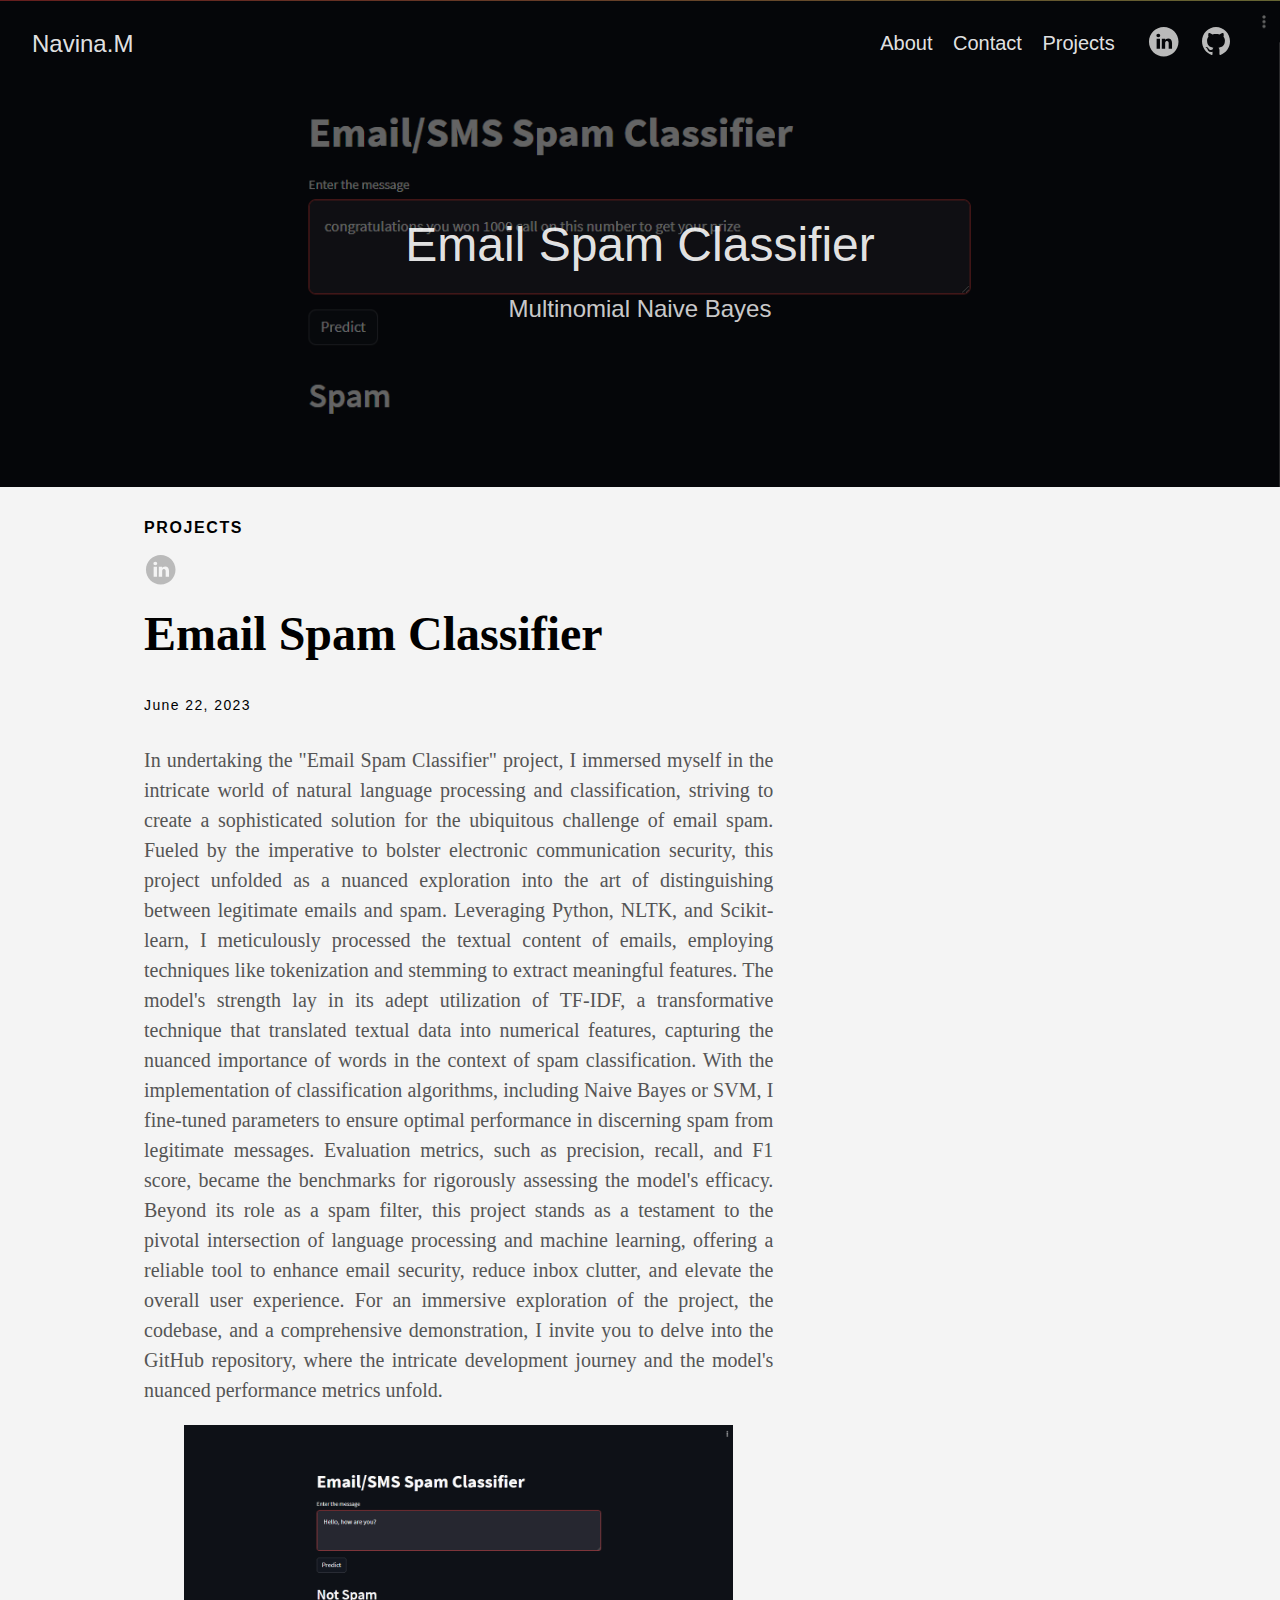
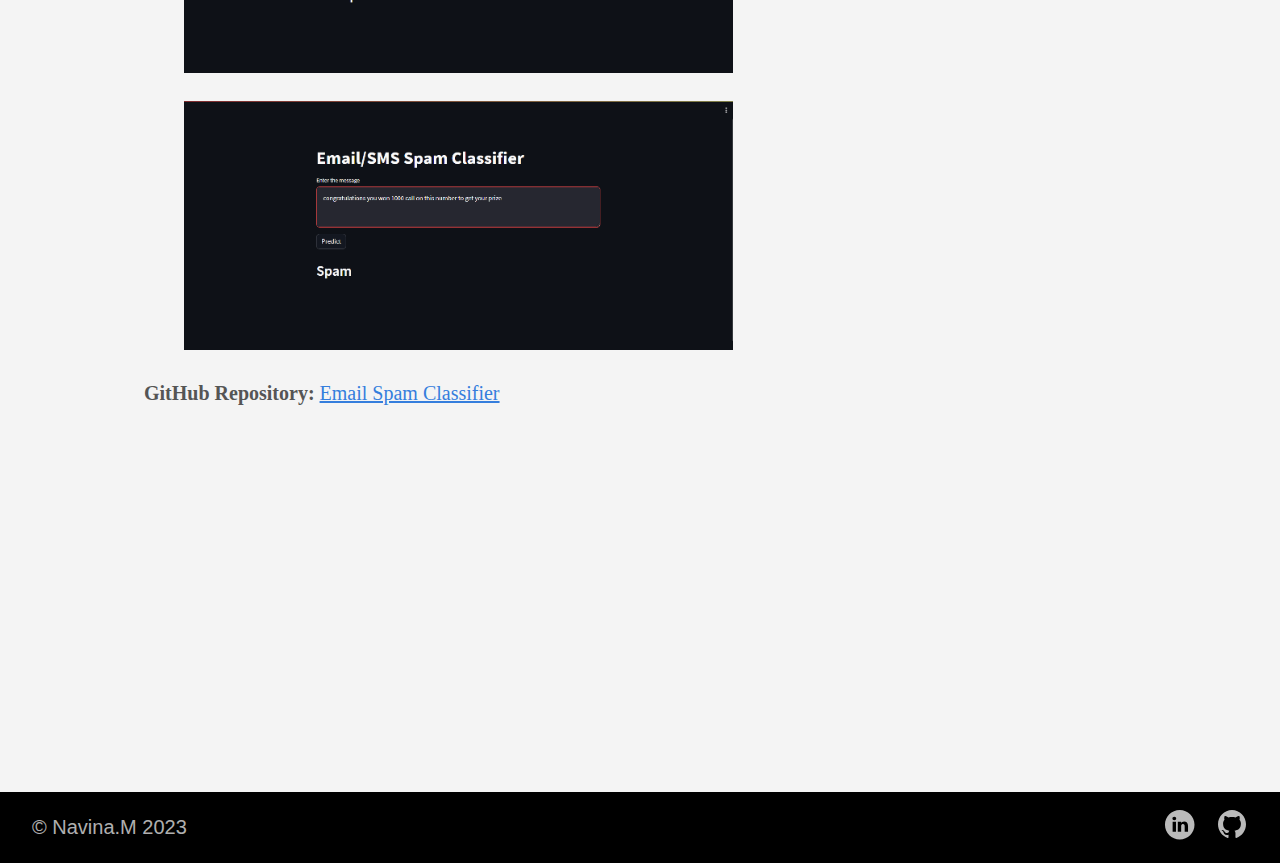
<file: post/chapter-14/index.html>
<!DOCTYPE html>
<html lang="en">
  <head>
    <meta charset="utf-8">
    <meta http-equiv="X-UA-Compatible" content="IE=edge,chrome=1">
    
    <title>Email Spam Classifier | Navina.M</title>
    <meta name="viewport" content="width=device-width,minimum-scale=1">
    <meta name="description" content="Multinomial Naive Bayes">
    <meta name="generator" content="Hugo 0.120.4">
    
    
    
    
      <meta name="robots" content="noindex, nofollow">
    

    
<link rel="stylesheet" href="https://navina-murugadas.github.io/Portfolio/ananke/css/main.min.css" >



    
    
    
      

    

    
    
    <meta property="og:title" content="Email Spam Classifier" />
<meta property="og:description" content="Multinomial Naive Bayes" />
<meta property="og:type" content="article" />
<meta property="og:url" content="https://navina-murugadas.github.io/Portfolio/post/chapter-14/" /><meta property="article:section" content="post" />
<meta property="article:published_time" content="2023-06-22T00:00:00+00:00" />
<meta property="article:modified_time" content="2023-06-22T00:00:00+00:00" />

<meta itemprop="name" content="Email Spam Classifier">
<meta itemprop="description" content="Multinomial Naive Bayes"><meta itemprop="datePublished" content="2023-06-22T00:00:00+00:00" />
<meta itemprop="dateModified" content="2023-06-22T00:00:00+00:00" />
<meta itemprop="wordCount" content="235">
<meta itemprop="keywords" content="" /><meta name="twitter:card" content="summary"/>
<meta name="twitter:title" content="Email Spam Classifier"/>
<meta name="twitter:description" content="Multinomial Naive Bayes"/>

	
  </head>

  <body class="ma0 avenir bg-near-white">

    
   
  

  
  <header class="cover bg-top" style="background-image: url('https://navina-murugadas.github.io/Portfolio/images/Email2.png');">
    <div class="bg-black-60">
      <nav class="pv3 ph3 ph4-ns" role="navigation">
  <div class="flex-l justify-between items-center center">
    <a href="https://navina-murugadas.github.io/Portfolio/" class="f3 fw2 hover-white no-underline white-90 dib">
      
        Navina.M
      
    </a>
    <div class="flex-l items-center">
      

      
        <ul class="pl0 mr3">
          
          <li class="list f5 f4-ns fw4 dib pr3">
            <a class="hover-white no-underline white-90" href="https://navina-murugadas.github.io/Portfolio/about/" title="About page">
              About
            </a>
          </li>
          
          <li class="list f5 f4-ns fw4 dib pr3">
            <a class="hover-white no-underline white-90" href="https://navina-murugadas.github.io/Portfolio/contact/" title="Contact page">
              Contact
            </a>
          </li>
          
          <li class="list f5 f4-ns fw4 dib pr3">
            <a class="hover-white no-underline white-90" href="https://navina-murugadas.github.io/Portfolio/post/" title="Projects page">
              Projects
            </a>
          </li>
          
        </ul>
      
      
<div class="ananke-socials">
  
    
    <a href="https://www.linkedin.com/in/navina-murugadas2000" target="_blank" rel="noopener" class="linkedin ananke-social-link link-transition stackoverflow link dib z-999 pt3 pt0-l mr1" title="LinkedIn link" aria-label="follow on LinkedIn——Opens in a new window">
      
        <span class="icon"><svg style="enable-background:new 0 0 65 65;" version="1.1" viewBox="0 0 65 65"  xml:space="preserve" xmlns="http://www.w3.org/2000/svg" xmlns:xlink="http://www.w3.org/1999/xlink">
  <path d="M50.837,48.137V36.425c0-6.275-3.35-9.195-7.816-9.195  c-3.604,0-5.219,1.983-6.119,3.374V27.71h-6.79c0.09,1.917,0,20.427,0,20.427h6.79V36.729c0-0.609,0.044-1.219,0.224-1.655  c0.49-1.22,1.607-2.483,3.482-2.483c2.458,0,3.44,1.873,3.44,4.618v10.929H50.837z M22.959,24.922c2.367,0,3.842-1.57,3.842-3.531  c-0.044-2.003-1.475-3.528-3.797-3.528s-3.841,1.524-3.841,3.528c0,1.961,1.474,3.531,3.753,3.531H22.959z M34,64  C17.432,64,4,50.568,4,34C4,17.431,17.432,4,34,4s30,13.431,30,30C64,50.568,50.568,64,34,64z M26.354,48.137V27.71h-6.789v20.427  H26.354z" style="fill-rule:evenodd;clip-rule:evenodd;"/>
</svg>
</span>
      
<span class="new-window"><svg  height="8px"  style="enable-background:new 0 0 1000 1000;" version="1.1" viewBox="0 0 1000 1000"  xml:space="preserve" xmlns="http://www.w3.org/2000/svg" xmlns:xlink="http://www.w3.org/1999/xlink" >
<path d="M598 128h298v298h-86v-152l-418 418-60-60 418-418h-152v-86zM810 810v-298h86v298c0 46-40 86-86 86h-596c-48 0-86-40-86-86v-596c0-46 38-86 86-86h298v86h-298v596h596z" style="fill-rule:evenodd;clip-rule:evenodd;"/>
</svg>
</span></a>
  
    
    <a href="https://github.com/Navina-Murugadas" target="_blank" rel="noopener" class="github ananke-social-link link-transition stackoverflow link dib z-999 pt3 pt0-l mr1" title="GitHub link" aria-label="follow on GitHub——Opens in a new window">
      
        <span class="icon"><svg style="enable-background:new 0 0 512 512;" version="1.1" viewBox="0 0 512 512"  xml:space="preserve" xmlns="http://www.w3.org/2000/svg" xmlns:xlink="http://www.w3.org/1999/xlink" >
  <path d="M256,32C132.3,32,32,134.8,32,261.7c0,101.5,64.2,187.5,153.2,217.9c11.2,2.1,15.3-5,15.3-11.1   c0-5.5-0.2-19.9-0.3-39.1c-62.3,13.9-75.5-30.8-75.5-30.8c-10.2-26.5-24.9-33.6-24.9-33.6c-20.3-14.3,1.5-14,1.5-14   c22.5,1.6,34.3,23.7,34.3,23.7c20,35.1,52.4,25,65.2,19.1c2-14.8,7.8-25,14.2-30.7c-49.7-5.8-102-25.5-102-113.5   c0-25.1,8.7-45.6,23-61.6c-2.3-5.8-10-29.2,2.2-60.8c0,0,18.8-6.2,61.6,23.5c17.9-5.1,37-7.6,56.1-7.7c19,0.1,38.2,2.6,56.1,7.7   c42.8-29.7,61.5-23.5,61.5-23.5c12.2,31.6,4.5,55,2.2,60.8c14.3,16.1,23,36.6,23,61.6c0,88.2-52.4,107.6-102.3,113.3   c8,7.1,15.2,21.1,15.2,42.5c0,30.7-0.3,55.5-0.3,63c0,6.1,4,13.3,15.4,11C415.9,449.1,480,363.1,480,261.7   C480,134.8,379.7,32,256,32z"/>
</svg>
</span>
      
<span class="new-window"><svg  height="8px"  style="enable-background:new 0 0 1000 1000;" version="1.1" viewBox="0 0 1000 1000"  xml:space="preserve" xmlns="http://www.w3.org/2000/svg" xmlns:xlink="http://www.w3.org/1999/xlink" >
<path d="M598 128h298v298h-86v-152l-418 418-60-60 418-418h-152v-86zM810 810v-298h86v298c0 46-40 86-86 86h-596c-48 0-86-40-86-86v-596c0-46 38-86 86-86h298v86h-298v596h596z" style="fill-rule:evenodd;clip-rule:evenodd;"/>
</svg>
</span></a>
  
</div>

    </div>
  </div>
</nav>

      <div class="tc-l pv6 ph3 ph4-ns">
        
          <div class="f2 f1-l fw2 white-90 mb0 lh-title">Email Spam Classifier</div>
          
            <div class="fw1 f5 f3-l white-80 measure-wide-l center lh-copy mt3 mb4">
              Multinomial Naive Bayes
            </div>
          
        
      </div>
    </div>
  </header>



    <main class="pb7" role="main">
      
  
  <article class="flex-l flex-wrap justify-between mw8 center ph3">
    <header class="mt4 w-100">
      <aside class="instapaper_ignoref b helvetica tracked">
          
        PROJECTS
      </aside>
      










  <div id="sharing" class="mt3 ananke-socials">
    
      
      <a href="https://www.linkedin.com/shareArticle?mini=true&amp;url=https://navina-murugadas.github.io/Portfolio/post/chapter-14/&amp;title=Email%20Spam%20Classifier" class="ananke-social-link linkedin no-underline" aria-label="share on LinkedIn">
        
        <span class="icon"> <svg style="enable-background:new 0 0 65 65;" version="1.1" viewBox="0 0 65 65"  xml:space="preserve" xmlns="http://www.w3.org/2000/svg" xmlns:xlink="http://www.w3.org/1999/xlink">
  <path d="M50.837,48.137V36.425c0-6.275-3.35-9.195-7.816-9.195  c-3.604,0-5.219,1.983-6.119,3.374V27.71h-6.79c0.09,1.917,0,20.427,0,20.427h6.79V36.729c0-0.609,0.044-1.219,0.224-1.655  c0.49-1.22,1.607-2.483,3.482-2.483c2.458,0,3.44,1.873,3.44,4.618v10.929H50.837z M22.959,24.922c2.367,0,3.842-1.57,3.842-3.531  c-0.044-2.003-1.475-3.528-3.797-3.528s-3.841,1.524-3.841,3.528c0,1.961,1.474,3.531,3.753,3.531H22.959z M34,64  C17.432,64,4,50.568,4,34C4,17.431,17.432,4,34,4s30,13.431,30,30C64,50.568,50.568,64,34,64z M26.354,48.137V27.71h-6.789v20.427  H26.354z" style="fill-rule:evenodd;clip-rule:evenodd;"/>
</svg>
</span>
        
      </a>
    
  </div>


      <h1 class="f1 athelas mt3 mb1">Email Spam Classifier</h1>
      
      
      
      <time class="f6 mv4 dib tracked" datetime="2023-06-22T00:00:00Z">June 22, 2023</time>
      

      
      
    </header>
    <div class="nested-copy-line-height lh-copy serif f4 nested-links mid-gray pr4-l w-two-thirds-l">



<div style="text-align: justify;">
    
In undertaking the "Email Spam Classifier" project, I immersed myself in the intricate world of natural language processing and classification, striving to create a sophisticated solution for the ubiquitous challenge of email spam. Fueled by the imperative to bolster electronic communication security, this project unfolded as a nuanced exploration into the art of distinguishing between legitimate emails and spam. Leveraging Python, NLTK, and Scikit-learn, I meticulously processed the textual content of emails, employing techniques like tokenization and stemming to extract meaningful features. The model's strength lay in its adept utilization of TF-IDF, a transformative technique that translated textual data into numerical features, capturing the nuanced importance of words in the context of spam classification. With the implementation of classification algorithms, including Naive Bayes or SVM, I fine-tuned parameters to ensure optimal performance in discerning spam from legitimate messages. Evaluation metrics, such as precision, recall, and F1 score, became the benchmarks for rigorously assessing the model's efficacy. Beyond its role as a spam filter, this project stands as a testament to the pivotal intersection of language processing and machine learning, offering a reliable tool to enhance email security, reduce inbox clutter, and elevate the overall user experience. For an immersive exploration of the project, the codebase, and a comprehensive demonstration, I invite you to delve into the GitHub repository, where the intricate development journey and the model's nuanced performance metrics unfold.

</div>

<p><figure><img src="https://navina-murugadas.github.io/Portfolio/images/Email1.png"/>
</figure>

<figure><img src="https://navina-murugadas.github.io/Portfolio/images/Email2.png"/>
</figure>
</p>
<p><strong>GitHub Repository:</strong> <a href="https://github.com/Navina-Murugadas/Email_Spam_Classifier_DS">Email Spam Classifier</a></p>
<ul class="pa0">
  
</ul>
<div class="mt6 instapaper_ignoref">
      
      
      </div>
    </div>

    <aside class="w-30-l mt6-l">




</aside>

  </article>

    </main>
    <footer class="bg-black bottom-0 w-100 pa3" role="contentinfo">
  <div class="flex justify-between">
  <a class="f4 fw4 hover-white no-underline white-70 dn dib-ns pv2 ph3" href="https://navina-murugadas.github.io/Portfolio/" >
    &copy;  Navina.M 2023 
  </a>
    <div>
<div class="ananke-socials">
  
    
    <a href="https://www.linkedin.com/in/navina-murugadas2000" target="_blank" rel="noopener" class="linkedin ananke-social-link link-transition stackoverflow link dib z-999 pt3 pt0-l mr1" title="LinkedIn link" aria-label="follow on LinkedIn——Opens in a new window">
      
        <span class="icon"><svg style="enable-background:new 0 0 65 65;" version="1.1" viewBox="0 0 65 65"  xml:space="preserve" xmlns="http://www.w3.org/2000/svg" xmlns:xlink="http://www.w3.org/1999/xlink">
  <path d="M50.837,48.137V36.425c0-6.275-3.35-9.195-7.816-9.195  c-3.604,0-5.219,1.983-6.119,3.374V27.71h-6.79c0.09,1.917,0,20.427,0,20.427h6.79V36.729c0-0.609,0.044-1.219,0.224-1.655  c0.49-1.22,1.607-2.483,3.482-2.483c2.458,0,3.44,1.873,3.44,4.618v10.929H50.837z M22.959,24.922c2.367,0,3.842-1.57,3.842-3.531  c-0.044-2.003-1.475-3.528-3.797-3.528s-3.841,1.524-3.841,3.528c0,1.961,1.474,3.531,3.753,3.531H22.959z M34,64  C17.432,64,4,50.568,4,34C4,17.431,17.432,4,34,4s30,13.431,30,30C64,50.568,50.568,64,34,64z M26.354,48.137V27.71h-6.789v20.427  H26.354z" style="fill-rule:evenodd;clip-rule:evenodd;"/>
</svg>
</span>
      
<span class="new-window"><svg  height="8px"  style="enable-background:new 0 0 1000 1000;" version="1.1" viewBox="0 0 1000 1000"  xml:space="preserve" xmlns="http://www.w3.org/2000/svg" xmlns:xlink="http://www.w3.org/1999/xlink" >
<path d="M598 128h298v298h-86v-152l-418 418-60-60 418-418h-152v-86zM810 810v-298h86v298c0 46-40 86-86 86h-596c-48 0-86-40-86-86v-596c0-46 38-86 86-86h298v86h-298v596h596z" style="fill-rule:evenodd;clip-rule:evenodd;"/>
</svg>
</span></a>
  
    
    <a href="https://github.com/Navina-Murugadas" target="_blank" rel="noopener" class="github ananke-social-link link-transition stackoverflow link dib z-999 pt3 pt0-l mr1" title="GitHub link" aria-label="follow on GitHub——Opens in a new window">
      
        <span class="icon"><svg style="enable-background:new 0 0 512 512;" version="1.1" viewBox="0 0 512 512"  xml:space="preserve" xmlns="http://www.w3.org/2000/svg" xmlns:xlink="http://www.w3.org/1999/xlink" >
  <path d="M256,32C132.3,32,32,134.8,32,261.7c0,101.5,64.2,187.5,153.2,217.9c11.2,2.1,15.3-5,15.3-11.1   c0-5.5-0.2-19.9-0.3-39.1c-62.3,13.9-75.5-30.8-75.5-30.8c-10.2-26.5-24.9-33.6-24.9-33.6c-20.3-14.3,1.5-14,1.5-14   c22.5,1.6,34.3,23.7,34.3,23.7c20,35.1,52.4,25,65.2,19.1c2-14.8,7.8-25,14.2-30.7c-49.7-5.8-102-25.5-102-113.5   c0-25.1,8.7-45.6,23-61.6c-2.3-5.8-10-29.2,2.2-60.8c0,0,18.8-6.2,61.6,23.5c17.9-5.1,37-7.6,56.1-7.7c19,0.1,38.2,2.6,56.1,7.7   c42.8-29.7,61.5-23.5,61.5-23.5c12.2,31.6,4.5,55,2.2,60.8c14.3,16.1,23,36.6,23,61.6c0,88.2-52.4,107.6-102.3,113.3   c8,7.1,15.2,21.1,15.2,42.5c0,30.7-0.3,55.5-0.3,63c0,6.1,4,13.3,15.4,11C415.9,449.1,480,363.1,480,261.7   C480,134.8,379.7,32,256,32z"/>
</svg>
</span>
      
<span class="new-window"><svg  height="8px"  style="enable-background:new 0 0 1000 1000;" version="1.1" viewBox="0 0 1000 1000"  xml:space="preserve" xmlns="http://www.w3.org/2000/svg" xmlns:xlink="http://www.w3.org/1999/xlink" >
<path d="M598 128h298v298h-86v-152l-418 418-60-60 418-418h-152v-86zM810 810v-298h86v298c0 46-40 86-86 86h-596c-48 0-86-40-86-86v-596c0-46 38-86 86-86h298v86h-298v596h596z" style="fill-rule:evenodd;clip-rule:evenodd;"/>
</svg>
</span></a>
  
</div>
</div>
  </div>
</footer>

  </body>
</html>
</file>
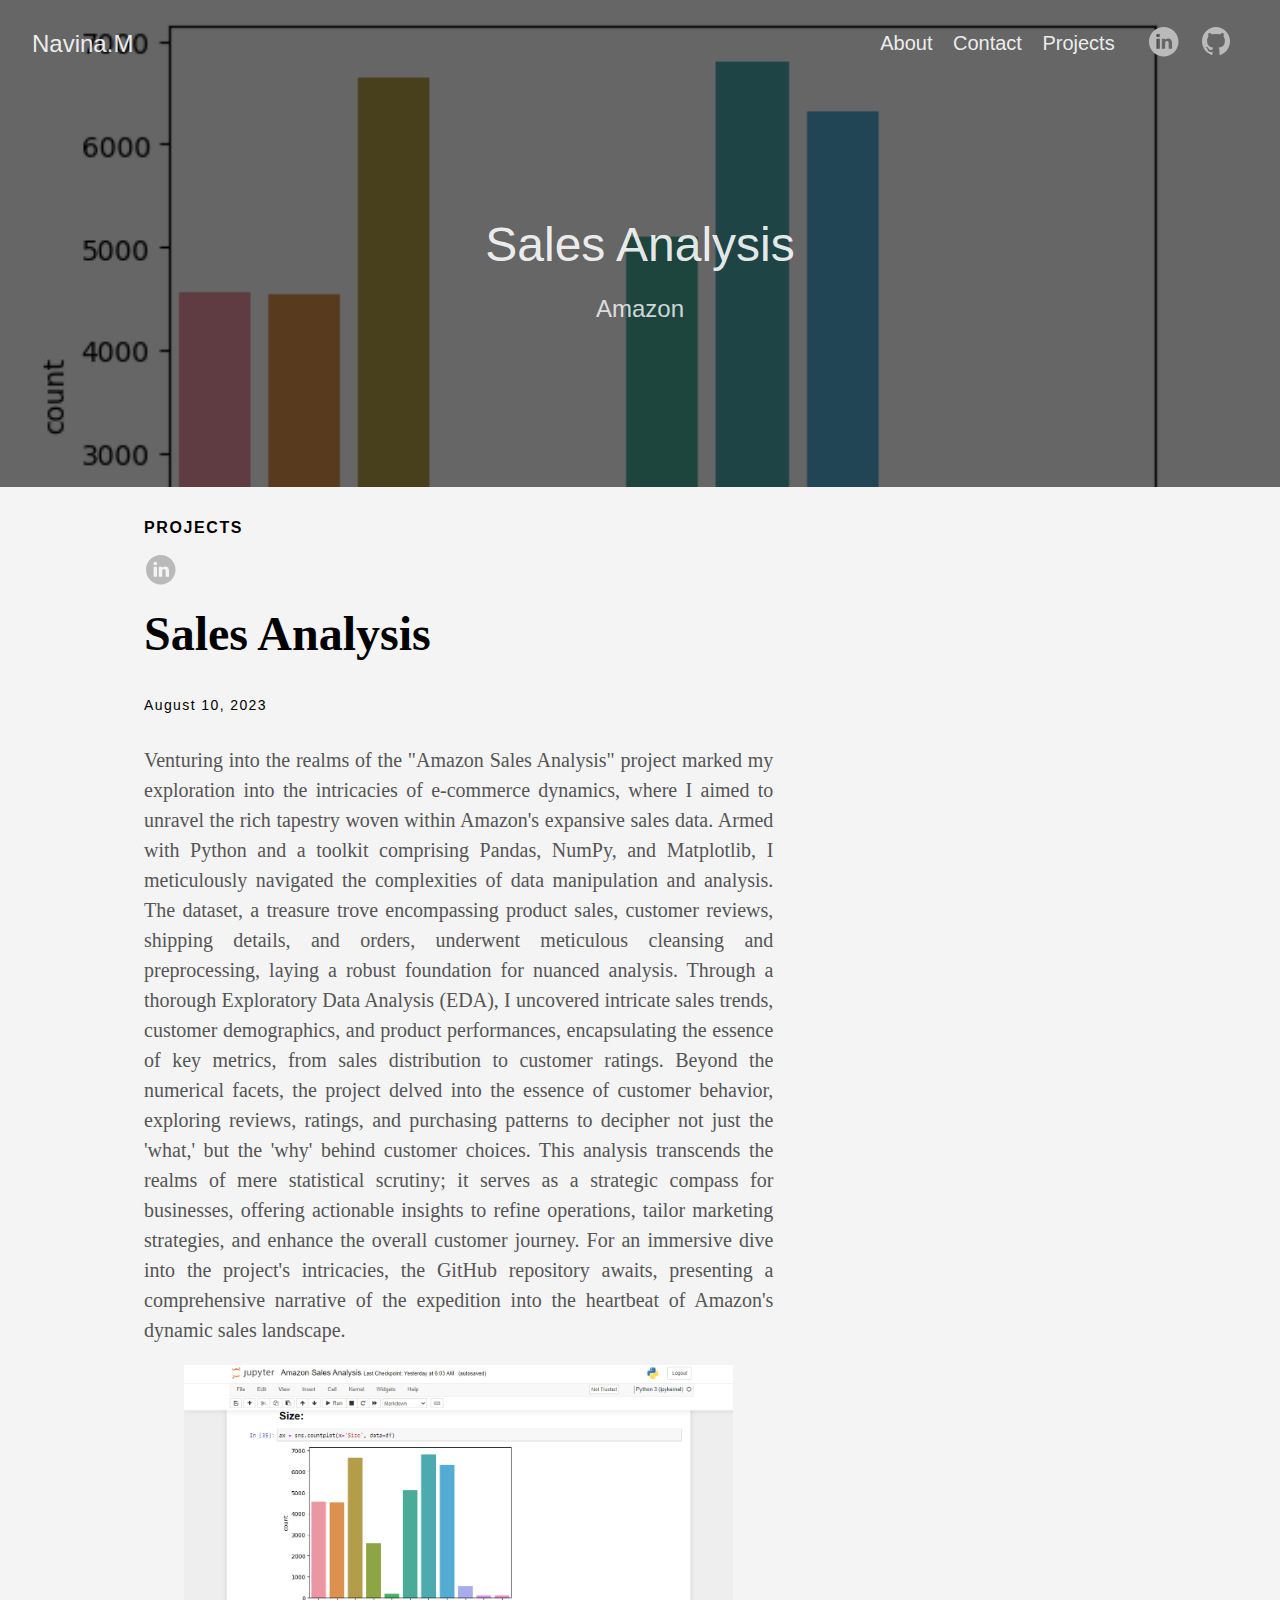
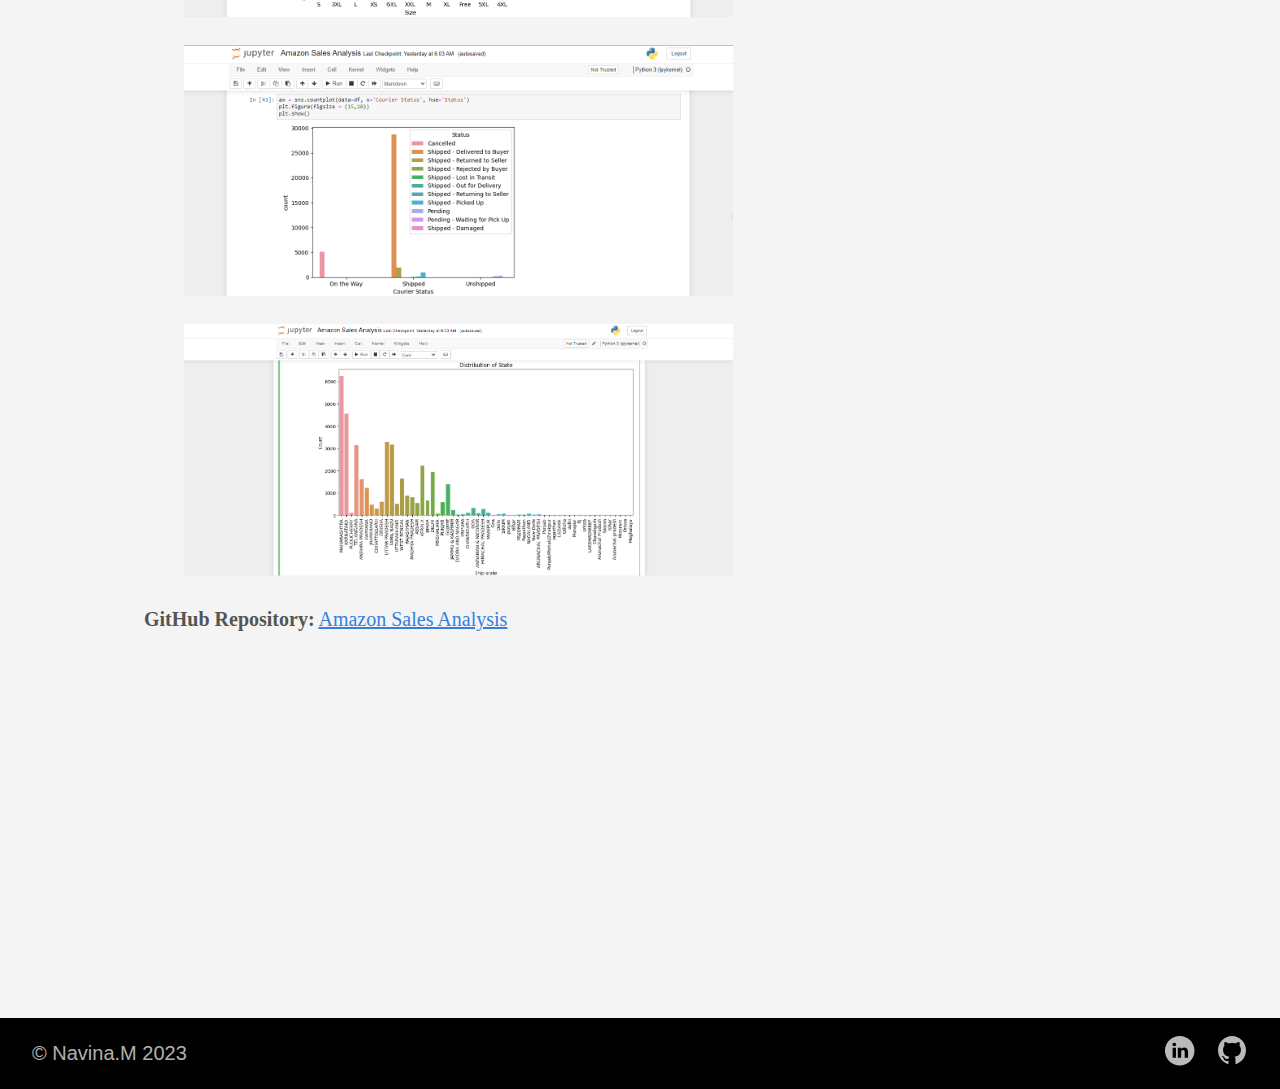
<file: post/chapter-15/index.html>
<!DOCTYPE html>
<html lang="en">
  <head>
    <meta charset="utf-8">
    <meta http-equiv="X-UA-Compatible" content="IE=edge,chrome=1">
    
    <title>Sales Analysis | Navina.M</title>
    <meta name="viewport" content="width=device-width,minimum-scale=1">
    <meta name="description" content="Amazon">
    <meta name="generator" content="Hugo 0.120.4">
    
    
    
    
      <meta name="robots" content="noindex, nofollow">
    

    
<link rel="stylesheet" href="https://navina-murugadas.github.io/Portfolio/ananke/css/main.min.css" >



    
    
    
      

    

    
    
    <meta property="og:title" content="Sales Analysis" />
<meta property="og:description" content="Amazon" />
<meta property="og:type" content="article" />
<meta property="og:url" content="https://navina-murugadas.github.io/Portfolio/post/chapter-15/" /><meta property="article:section" content="post" />
<meta property="article:published_time" content="2023-08-10T00:00:00+00:00" />
<meta property="article:modified_time" content="2023-08-10T00:00:00+00:00" />

<meta itemprop="name" content="Sales Analysis">
<meta itemprop="description" content="Amazon"><meta itemprop="datePublished" content="2023-08-10T00:00:00+00:00" />
<meta itemprop="dateModified" content="2023-08-10T00:00:00+00:00" />
<meta itemprop="wordCount" content="204">
<meta itemprop="keywords" content="" /><meta name="twitter:card" content="summary"/>
<meta name="twitter:title" content="Sales Analysis"/>
<meta name="twitter:description" content="Amazon"/>

	
  </head>

  <body class="ma0 avenir bg-near-white">

    
   
  

  
  <header class="cover bg-top" style="background-image: url('https://navina-murugadas.github.io/Portfolio/images/Amazon.png');">
    <div class="bg-black-60">
      <nav class="pv3 ph3 ph4-ns" role="navigation">
  <div class="flex-l justify-between items-center center">
    <a href="https://navina-murugadas.github.io/Portfolio/" class="f3 fw2 hover-white no-underline white-90 dib">
      
        Navina.M
      
    </a>
    <div class="flex-l items-center">
      

      
        <ul class="pl0 mr3">
          
          <li class="list f5 f4-ns fw4 dib pr3">
            <a class="hover-white no-underline white-90" href="https://navina-murugadas.github.io/Portfolio/about/" title="About page">
              About
            </a>
          </li>
          
          <li class="list f5 f4-ns fw4 dib pr3">
            <a class="hover-white no-underline white-90" href="https://navina-murugadas.github.io/Portfolio/contact/" title="Contact page">
              Contact
            </a>
          </li>
          
          <li class="list f5 f4-ns fw4 dib pr3">
            <a class="hover-white no-underline white-90" href="https://navina-murugadas.github.io/Portfolio/post/" title="Projects page">
              Projects
            </a>
          </li>
          
        </ul>
      
      
<div class="ananke-socials">
  
    
    <a href="https://www.linkedin.com/in/navina-murugadas2000" target="_blank" rel="noopener" class="linkedin ananke-social-link link-transition stackoverflow link dib z-999 pt3 pt0-l mr1" title="LinkedIn link" aria-label="follow on LinkedIn——Opens in a new window">
      
        <span class="icon"><svg style="enable-background:new 0 0 65 65;" version="1.1" viewBox="0 0 65 65"  xml:space="preserve" xmlns="http://www.w3.org/2000/svg" xmlns:xlink="http://www.w3.org/1999/xlink">
  <path d="M50.837,48.137V36.425c0-6.275-3.35-9.195-7.816-9.195  c-3.604,0-5.219,1.983-6.119,3.374V27.71h-6.79c0.09,1.917,0,20.427,0,20.427h6.79V36.729c0-0.609,0.044-1.219,0.224-1.655  c0.49-1.22,1.607-2.483,3.482-2.483c2.458,0,3.44,1.873,3.44,4.618v10.929H50.837z M22.959,24.922c2.367,0,3.842-1.57,3.842-3.531  c-0.044-2.003-1.475-3.528-3.797-3.528s-3.841,1.524-3.841,3.528c0,1.961,1.474,3.531,3.753,3.531H22.959z M34,64  C17.432,64,4,50.568,4,34C4,17.431,17.432,4,34,4s30,13.431,30,30C64,50.568,50.568,64,34,64z M26.354,48.137V27.71h-6.789v20.427  H26.354z" style="fill-rule:evenodd;clip-rule:evenodd;"/>
</svg>
</span>
      
<span class="new-window"><svg  height="8px"  style="enable-background:new 0 0 1000 1000;" version="1.1" viewBox="0 0 1000 1000"  xml:space="preserve" xmlns="http://www.w3.org/2000/svg" xmlns:xlink="http://www.w3.org/1999/xlink" >
<path d="M598 128h298v298h-86v-152l-418 418-60-60 418-418h-152v-86zM810 810v-298h86v298c0 46-40 86-86 86h-596c-48 0-86-40-86-86v-596c0-46 38-86 86-86h298v86h-298v596h596z" style="fill-rule:evenodd;clip-rule:evenodd;"/>
</svg>
</span></a>
  
    
    <a href="https://github.com/Navina-Murugadas" target="_blank" rel="noopener" class="github ananke-social-link link-transition stackoverflow link dib z-999 pt3 pt0-l mr1" title="GitHub link" aria-label="follow on GitHub——Opens in a new window">
      
        <span class="icon"><svg style="enable-background:new 0 0 512 512;" version="1.1" viewBox="0 0 512 512"  xml:space="preserve" xmlns="http://www.w3.org/2000/svg" xmlns:xlink="http://www.w3.org/1999/xlink" >
  <path d="M256,32C132.3,32,32,134.8,32,261.7c0,101.5,64.2,187.5,153.2,217.9c11.2,2.1,15.3-5,15.3-11.1   c0-5.5-0.2-19.9-0.3-39.1c-62.3,13.9-75.5-30.8-75.5-30.8c-10.2-26.5-24.9-33.6-24.9-33.6c-20.3-14.3,1.5-14,1.5-14   c22.5,1.6,34.3,23.7,34.3,23.7c20,35.1,52.4,25,65.2,19.1c2-14.8,7.8-25,14.2-30.7c-49.7-5.8-102-25.5-102-113.5   c0-25.1,8.7-45.6,23-61.6c-2.3-5.8-10-29.2,2.2-60.8c0,0,18.8-6.2,61.6,23.5c17.9-5.1,37-7.6,56.1-7.7c19,0.1,38.2,2.6,56.1,7.7   c42.8-29.7,61.5-23.5,61.5-23.5c12.2,31.6,4.5,55,2.2,60.8c14.3,16.1,23,36.6,23,61.6c0,88.2-52.4,107.6-102.3,113.3   c8,7.1,15.2,21.1,15.2,42.5c0,30.7-0.3,55.5-0.3,63c0,6.1,4,13.3,15.4,11C415.9,449.1,480,363.1,480,261.7   C480,134.8,379.7,32,256,32z"/>
</svg>
</span>
      
<span class="new-window"><svg  height="8px"  style="enable-background:new 0 0 1000 1000;" version="1.1" viewBox="0 0 1000 1000"  xml:space="preserve" xmlns="http://www.w3.org/2000/svg" xmlns:xlink="http://www.w3.org/1999/xlink" >
<path d="M598 128h298v298h-86v-152l-418 418-60-60 418-418h-152v-86zM810 810v-298h86v298c0 46-40 86-86 86h-596c-48 0-86-40-86-86v-596c0-46 38-86 86-86h298v86h-298v596h596z" style="fill-rule:evenodd;clip-rule:evenodd;"/>
</svg>
</span></a>
  
</div>

    </div>
  </div>
</nav>

      <div class="tc-l pv6 ph3 ph4-ns">
        
          <div class="f2 f1-l fw2 white-90 mb0 lh-title">Sales Analysis</div>
          
            <div class="fw1 f5 f3-l white-80 measure-wide-l center lh-copy mt3 mb4">
              Amazon
            </div>
          
        
      </div>
    </div>
  </header>



    <main class="pb7" role="main">
      
  
  <article class="flex-l flex-wrap justify-between mw8 center ph3">
    <header class="mt4 w-100">
      <aside class="instapaper_ignoref b helvetica tracked">
          
        PROJECTS
      </aside>
      










  <div id="sharing" class="mt3 ananke-socials">
    
      
      <a href="https://www.linkedin.com/shareArticle?mini=true&amp;url=https://navina-murugadas.github.io/Portfolio/post/chapter-15/&amp;title=Sales%20Analysis" class="ananke-social-link linkedin no-underline" aria-label="share on LinkedIn">
        
        <span class="icon"> <svg style="enable-background:new 0 0 65 65;" version="1.1" viewBox="0 0 65 65"  xml:space="preserve" xmlns="http://www.w3.org/2000/svg" xmlns:xlink="http://www.w3.org/1999/xlink">
  <path d="M50.837,48.137V36.425c0-6.275-3.35-9.195-7.816-9.195  c-3.604,0-5.219,1.983-6.119,3.374V27.71h-6.79c0.09,1.917,0,20.427,0,20.427h6.79V36.729c0-0.609,0.044-1.219,0.224-1.655  c0.49-1.22,1.607-2.483,3.482-2.483c2.458,0,3.44,1.873,3.44,4.618v10.929H50.837z M22.959,24.922c2.367,0,3.842-1.57,3.842-3.531  c-0.044-2.003-1.475-3.528-3.797-3.528s-3.841,1.524-3.841,3.528c0,1.961,1.474,3.531,3.753,3.531H22.959z M34,64  C17.432,64,4,50.568,4,34C4,17.431,17.432,4,34,4s30,13.431,30,30C64,50.568,50.568,64,34,64z M26.354,48.137V27.71h-6.789v20.427  H26.354z" style="fill-rule:evenodd;clip-rule:evenodd;"/>
</svg>
</span>
        
      </a>
    
  </div>


      <h1 class="f1 athelas mt3 mb1">Sales Analysis</h1>
      
      
      
      <time class="f6 mv4 dib tracked" datetime="2023-08-10T00:00:00Z">August 10, 2023</time>
      

      
      
    </header>
    <div class="nested-copy-line-height lh-copy serif f4 nested-links mid-gray pr4-l w-two-thirds-l">



<div style="text-align: justify;">
    
Venturing into the realms of the "Amazon Sales Analysis" project marked my exploration into the intricacies of e-commerce dynamics, where I aimed to unravel the rich tapestry woven within Amazon's expansive sales data. Armed with Python and a toolkit comprising Pandas, NumPy, and Matplotlib, I meticulously navigated the complexities of data manipulation and analysis. The dataset, a treasure trove encompassing product sales, customer reviews, shipping details, and orders, underwent meticulous cleansing and preprocessing, laying a robust foundation for nuanced analysis. Through a thorough Exploratory Data Analysis (EDA), I uncovered intricate sales trends, customer demographics, and product performances, encapsulating the essence of key metrics, from sales distribution to customer ratings. Beyond the numerical facets, the project delved into the essence of customer behavior, exploring reviews, ratings, and purchasing patterns to decipher not just the 'what,' but the 'why' behind customer choices. This analysis transcends the realms of mere statistical scrutiny; it serves as a strategic compass for businesses, offering actionable insights to refine operations, tailor marketing strategies, and enhance the overall customer journey. For an immersive dive into the project's intricacies, the GitHub repository awaits, presenting a comprehensive narrative of the expedition into the heartbeat of Amazon's dynamic sales landscape.

</div>

<p><figure><img src="https://navina-murugadas.github.io/Portfolio/images/Amazon1.png"/>
</figure>

<figure><img src="https://navina-murugadas.github.io/Portfolio/images/Amazon2.png"/>
</figure>

<figure><img src="https://navina-murugadas.github.io/Portfolio/images/Amazon3.png"/>
</figure>
</p>
<p><strong>GitHub Repository:</strong> <a href="https://github.com/Navina-Murugadas/Amazon_Sales_Analysis">Amazon Sales Analysis</a></p>
<ul class="pa0">
  
</ul>
<div class="mt6 instapaper_ignoref">
      
      
      </div>
    </div>

    <aside class="w-30-l mt6-l">




</aside>

  </article>

    </main>
    <footer class="bg-black bottom-0 w-100 pa3" role="contentinfo">
  <div class="flex justify-between">
  <a class="f4 fw4 hover-white no-underline white-70 dn dib-ns pv2 ph3" href="https://navina-murugadas.github.io/Portfolio/" >
    &copy;  Navina.M 2023 
  </a>
    <div>
<div class="ananke-socials">
  
    
    <a href="https://www.linkedin.com/in/navina-murugadas2000" target="_blank" rel="noopener" class="linkedin ananke-social-link link-transition stackoverflow link dib z-999 pt3 pt0-l mr1" title="LinkedIn link" aria-label="follow on LinkedIn——Opens in a new window">
      
        <span class="icon"><svg style="enable-background:new 0 0 65 65;" version="1.1" viewBox="0 0 65 65"  xml:space="preserve" xmlns="http://www.w3.org/2000/svg" xmlns:xlink="http://www.w3.org/1999/xlink">
  <path d="M50.837,48.137V36.425c0-6.275-3.35-9.195-7.816-9.195  c-3.604,0-5.219,1.983-6.119,3.374V27.71h-6.79c0.09,1.917,0,20.427,0,20.427h6.79V36.729c0-0.609,0.044-1.219,0.224-1.655  c0.49-1.22,1.607-2.483,3.482-2.483c2.458,0,3.44,1.873,3.44,4.618v10.929H50.837z M22.959,24.922c2.367,0,3.842-1.57,3.842-3.531  c-0.044-2.003-1.475-3.528-3.797-3.528s-3.841,1.524-3.841,3.528c0,1.961,1.474,3.531,3.753,3.531H22.959z M34,64  C17.432,64,4,50.568,4,34C4,17.431,17.432,4,34,4s30,13.431,30,30C64,50.568,50.568,64,34,64z M26.354,48.137V27.71h-6.789v20.427  H26.354z" style="fill-rule:evenodd;clip-rule:evenodd;"/>
</svg>
</span>
      
<span class="new-window"><svg  height="8px"  style="enable-background:new 0 0 1000 1000;" version="1.1" viewBox="0 0 1000 1000"  xml:space="preserve" xmlns="http://www.w3.org/2000/svg" xmlns:xlink="http://www.w3.org/1999/xlink" >
<path d="M598 128h298v298h-86v-152l-418 418-60-60 418-418h-152v-86zM810 810v-298h86v298c0 46-40 86-86 86h-596c-48 0-86-40-86-86v-596c0-46 38-86 86-86h298v86h-298v596h596z" style="fill-rule:evenodd;clip-rule:evenodd;"/>
</svg>
</span></a>
  
    
    <a href="https://github.com/Navina-Murugadas" target="_blank" rel="noopener" class="github ananke-social-link link-transition stackoverflow link dib z-999 pt3 pt0-l mr1" title="GitHub link" aria-label="follow on GitHub——Opens in a new window">
      
        <span class="icon"><svg style="enable-background:new 0 0 512 512;" version="1.1" viewBox="0 0 512 512"  xml:space="preserve" xmlns="http://www.w3.org/2000/svg" xmlns:xlink="http://www.w3.org/1999/xlink" >
  <path d="M256,32C132.3,32,32,134.8,32,261.7c0,101.5,64.2,187.5,153.2,217.9c11.2,2.1,15.3-5,15.3-11.1   c0-5.5-0.2-19.9-0.3-39.1c-62.3,13.9-75.5-30.8-75.5-30.8c-10.2-26.5-24.9-33.6-24.9-33.6c-20.3-14.3,1.5-14,1.5-14   c22.5,1.6,34.3,23.7,34.3,23.7c20,35.1,52.4,25,65.2,19.1c2-14.8,7.8-25,14.2-30.7c-49.7-5.8-102-25.5-102-113.5   c0-25.1,8.7-45.6,23-61.6c-2.3-5.8-10-29.2,2.2-60.8c0,0,18.8-6.2,61.6,23.5c17.9-5.1,37-7.6,56.1-7.7c19,0.1,38.2,2.6,56.1,7.7   c42.8-29.7,61.5-23.5,61.5-23.5c12.2,31.6,4.5,55,2.2,60.8c14.3,16.1,23,36.6,23,61.6c0,88.2-52.4,107.6-102.3,113.3   c8,7.1,15.2,21.1,15.2,42.5c0,30.7-0.3,55.5-0.3,63c0,6.1,4,13.3,15.4,11C415.9,449.1,480,363.1,480,261.7   C480,134.8,379.7,32,256,32z"/>
</svg>
</span>
      
<span class="new-window"><svg  height="8px"  style="enable-background:new 0 0 1000 1000;" version="1.1" viewBox="0 0 1000 1000"  xml:space="preserve" xmlns="http://www.w3.org/2000/svg" xmlns:xlink="http://www.w3.org/1999/xlink" >
<path d="M598 128h298v298h-86v-152l-418 418-60-60 418-418h-152v-86zM810 810v-298h86v298c0 46-40 86-86 86h-596c-48 0-86-40-86-86v-596c0-46 38-86 86-86h298v86h-298v596h596z" style="fill-rule:evenodd;clip-rule:evenodd;"/>
</svg>
</span></a>
  
</div>
</div>
  </div>
</footer>

  </body>
</html>
</file>
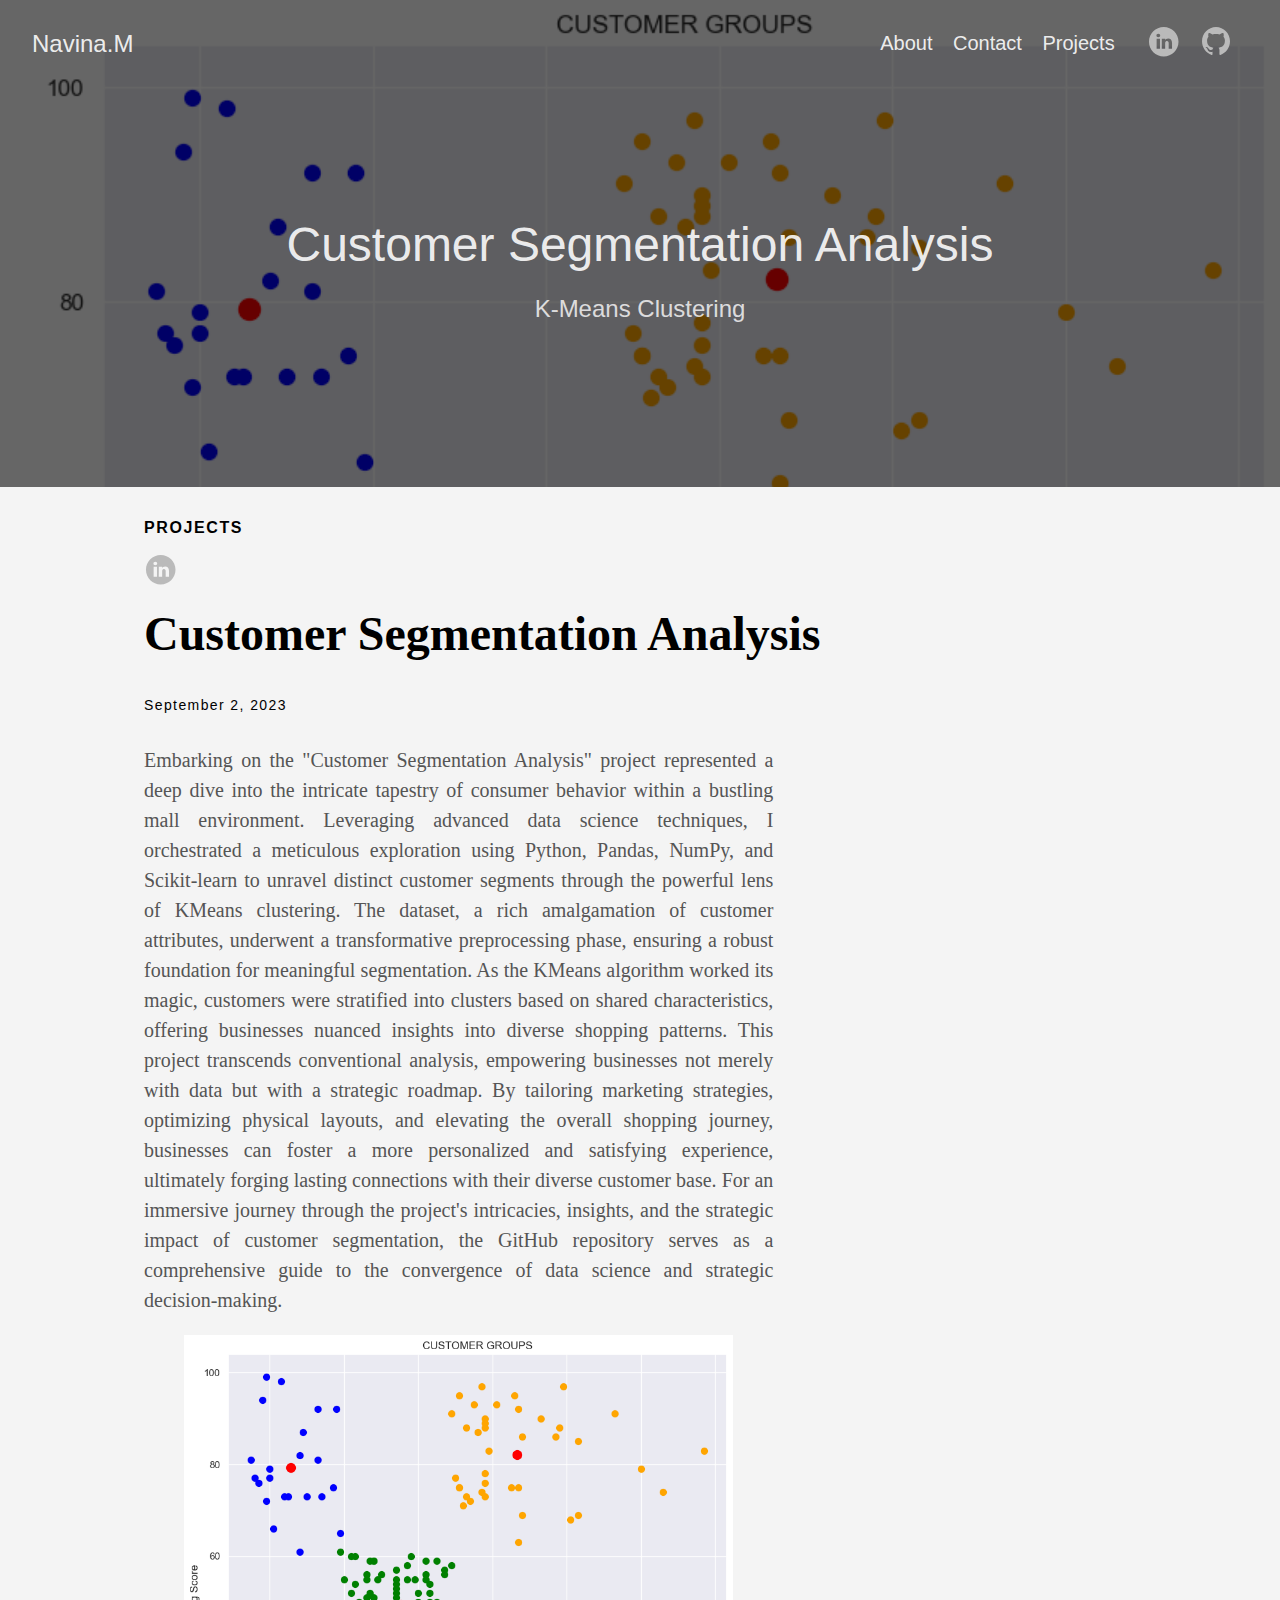
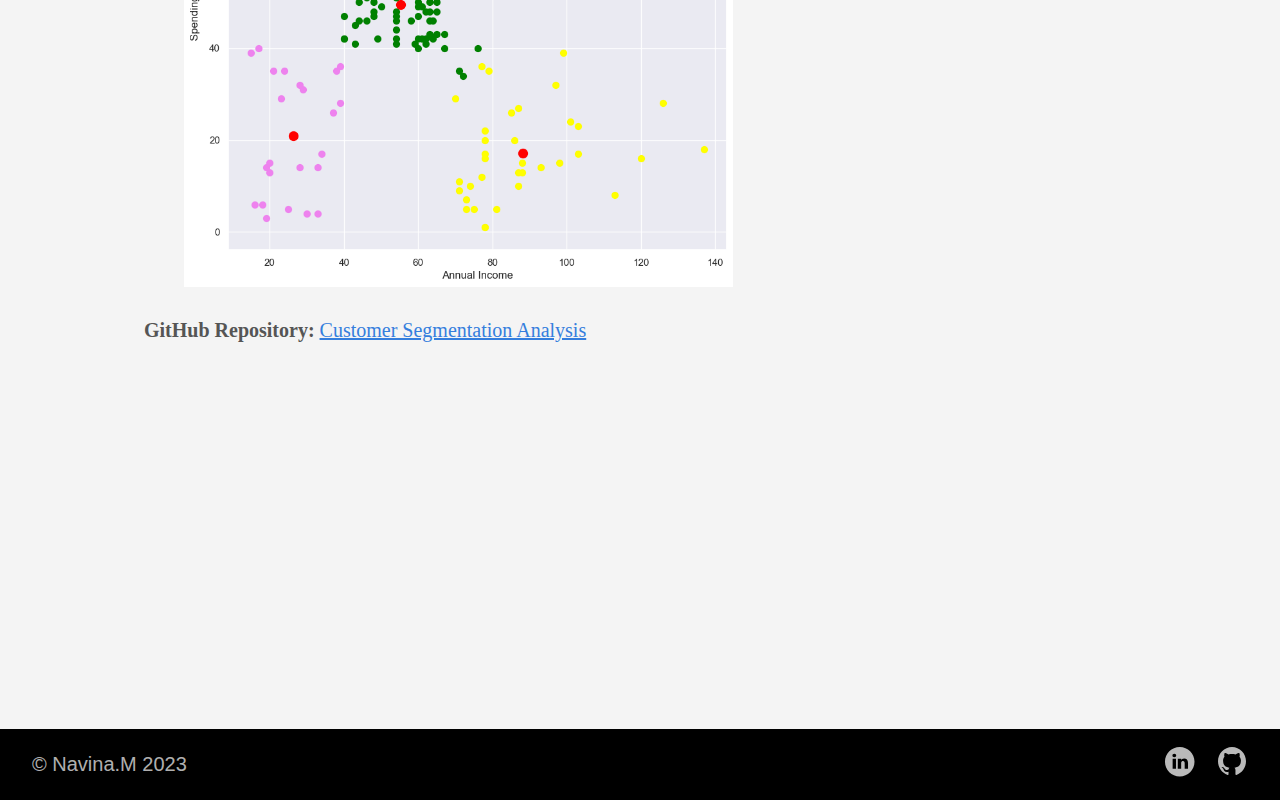
<file: post/chapter-16/index.html>
<!DOCTYPE html>
<html lang="en">
  <head>
    <meta charset="utf-8">
    <meta http-equiv="X-UA-Compatible" content="IE=edge,chrome=1">
    
    <title>Customer Segmentation Analysis | Navina.M</title>
    <meta name="viewport" content="width=device-width,minimum-scale=1">
    <meta name="description" content="K-Means Clustering">
    <meta name="generator" content="Hugo 0.120.4">
    
    
    
    
      <meta name="robots" content="noindex, nofollow">
    

    
<link rel="stylesheet" href="https://navina-murugadas.github.io/Portfolio/ananke/css/main.min.css" >



    
    
    
      

    

    
    
    <meta property="og:title" content="Customer Segmentation Analysis" />
<meta property="og:description" content="K-Means Clustering" />
<meta property="og:type" content="article" />
<meta property="og:url" content="https://navina-murugadas.github.io/Portfolio/post/chapter-16/" /><meta property="article:section" content="post" />
<meta property="article:published_time" content="2023-09-02T00:00:00+00:00" />
<meta property="article:modified_time" content="2023-09-02T00:00:00+00:00" />

<meta itemprop="name" content="Customer Segmentation Analysis">
<meta itemprop="description" content="K-Means Clustering"><meta itemprop="datePublished" content="2023-09-02T00:00:00+00:00" />
<meta itemprop="dateModified" content="2023-09-02T00:00:00+00:00" />
<meta itemprop="wordCount" content="180">
<meta itemprop="keywords" content="" /><meta name="twitter:card" content="summary"/>
<meta name="twitter:title" content="Customer Segmentation Analysis"/>
<meta name="twitter:description" content="K-Means Clustering"/>

	
  </head>

  <body class="ma0 avenir bg-near-white">

    
   
  

  
  <header class="cover bg-top" style="background-image: url('https://navina-murugadas.github.io/Portfolio/images/CustomerSegmentation.png');">
    <div class="bg-black-60">
      <nav class="pv3 ph3 ph4-ns" role="navigation">
  <div class="flex-l justify-between items-center center">
    <a href="https://navina-murugadas.github.io/Portfolio/" class="f3 fw2 hover-white no-underline white-90 dib">
      
        Navina.M
      
    </a>
    <div class="flex-l items-center">
      

      
        <ul class="pl0 mr3">
          
          <li class="list f5 f4-ns fw4 dib pr3">
            <a class="hover-white no-underline white-90" href="https://navina-murugadas.github.io/Portfolio/about/" title="About page">
              About
            </a>
          </li>
          
          <li class="list f5 f4-ns fw4 dib pr3">
            <a class="hover-white no-underline white-90" href="https://navina-murugadas.github.io/Portfolio/contact/" title="Contact page">
              Contact
            </a>
          </li>
          
          <li class="list f5 f4-ns fw4 dib pr3">
            <a class="hover-white no-underline white-90" href="https://navina-murugadas.github.io/Portfolio/post/" title="Projects page">
              Projects
            </a>
          </li>
          
        </ul>
      
      
<div class="ananke-socials">
  
    
    <a href="https://www.linkedin.com/in/navina-murugadas2000" target="_blank" rel="noopener" class="linkedin ananke-social-link link-transition stackoverflow link dib z-999 pt3 pt0-l mr1" title="LinkedIn link" aria-label="follow on LinkedIn——Opens in a new window">
      
        <span class="icon"><svg style="enable-background:new 0 0 65 65;" version="1.1" viewBox="0 0 65 65"  xml:space="preserve" xmlns="http://www.w3.org/2000/svg" xmlns:xlink="http://www.w3.org/1999/xlink">
  <path d="M50.837,48.137V36.425c0-6.275-3.35-9.195-7.816-9.195  c-3.604,0-5.219,1.983-6.119,3.374V27.71h-6.79c0.09,1.917,0,20.427,0,20.427h6.79V36.729c0-0.609,0.044-1.219,0.224-1.655  c0.49-1.22,1.607-2.483,3.482-2.483c2.458,0,3.44,1.873,3.44,4.618v10.929H50.837z M22.959,24.922c2.367,0,3.842-1.57,3.842-3.531  c-0.044-2.003-1.475-3.528-3.797-3.528s-3.841,1.524-3.841,3.528c0,1.961,1.474,3.531,3.753,3.531H22.959z M34,64  C17.432,64,4,50.568,4,34C4,17.431,17.432,4,34,4s30,13.431,30,30C64,50.568,50.568,64,34,64z M26.354,48.137V27.71h-6.789v20.427  H26.354z" style="fill-rule:evenodd;clip-rule:evenodd;"/>
</svg>
</span>
      
<span class="new-window"><svg  height="8px"  style="enable-background:new 0 0 1000 1000;" version="1.1" viewBox="0 0 1000 1000"  xml:space="preserve" xmlns="http://www.w3.org/2000/svg" xmlns:xlink="http://www.w3.org/1999/xlink" >
<path d="M598 128h298v298h-86v-152l-418 418-60-60 418-418h-152v-86zM810 810v-298h86v298c0 46-40 86-86 86h-596c-48 0-86-40-86-86v-596c0-46 38-86 86-86h298v86h-298v596h596z" style="fill-rule:evenodd;clip-rule:evenodd;"/>
</svg>
</span></a>
  
    
    <a href="https://github.com/Navina-Murugadas" target="_blank" rel="noopener" class="github ananke-social-link link-transition stackoverflow link dib z-999 pt3 pt0-l mr1" title="GitHub link" aria-label="follow on GitHub——Opens in a new window">
      
        <span class="icon"><svg style="enable-background:new 0 0 512 512;" version="1.1" viewBox="0 0 512 512"  xml:space="preserve" xmlns="http://www.w3.org/2000/svg" xmlns:xlink="http://www.w3.org/1999/xlink" >
  <path d="M256,32C132.3,32,32,134.8,32,261.7c0,101.5,64.2,187.5,153.2,217.9c11.2,2.1,15.3-5,15.3-11.1   c0-5.5-0.2-19.9-0.3-39.1c-62.3,13.9-75.5-30.8-75.5-30.8c-10.2-26.5-24.9-33.6-24.9-33.6c-20.3-14.3,1.5-14,1.5-14   c22.5,1.6,34.3,23.7,34.3,23.7c20,35.1,52.4,25,65.2,19.1c2-14.8,7.8-25,14.2-30.7c-49.7-5.8-102-25.5-102-113.5   c0-25.1,8.7-45.6,23-61.6c-2.3-5.8-10-29.2,2.2-60.8c0,0,18.8-6.2,61.6,23.5c17.9-5.1,37-7.6,56.1-7.7c19,0.1,38.2,2.6,56.1,7.7   c42.8-29.7,61.5-23.5,61.5-23.5c12.2,31.6,4.5,55,2.2,60.8c14.3,16.1,23,36.6,23,61.6c0,88.2-52.4,107.6-102.3,113.3   c8,7.1,15.2,21.1,15.2,42.5c0,30.7-0.3,55.5-0.3,63c0,6.1,4,13.3,15.4,11C415.9,449.1,480,363.1,480,261.7   C480,134.8,379.7,32,256,32z"/>
</svg>
</span>
      
<span class="new-window"><svg  height="8px"  style="enable-background:new 0 0 1000 1000;" version="1.1" viewBox="0 0 1000 1000"  xml:space="preserve" xmlns="http://www.w3.org/2000/svg" xmlns:xlink="http://www.w3.org/1999/xlink" >
<path d="M598 128h298v298h-86v-152l-418 418-60-60 418-418h-152v-86zM810 810v-298h86v298c0 46-40 86-86 86h-596c-48 0-86-40-86-86v-596c0-46 38-86 86-86h298v86h-298v596h596z" style="fill-rule:evenodd;clip-rule:evenodd;"/>
</svg>
</span></a>
  
</div>

    </div>
  </div>
</nav>

      <div class="tc-l pv6 ph3 ph4-ns">
        
          <div class="f2 f1-l fw2 white-90 mb0 lh-title">Customer Segmentation Analysis</div>
          
            <div class="fw1 f5 f3-l white-80 measure-wide-l center lh-copy mt3 mb4">
              K-Means Clustering
            </div>
          
        
      </div>
    </div>
  </header>



    <main class="pb7" role="main">
      
  
  <article class="flex-l flex-wrap justify-between mw8 center ph3">
    <header class="mt4 w-100">
      <aside class="instapaper_ignoref b helvetica tracked">
          
        PROJECTS
      </aside>
      










  <div id="sharing" class="mt3 ananke-socials">
    
      
      <a href="https://www.linkedin.com/shareArticle?mini=true&amp;url=https://navina-murugadas.github.io/Portfolio/post/chapter-16/&amp;title=Customer%20Segmentation%20Analysis" class="ananke-social-link linkedin no-underline" aria-label="share on LinkedIn">
        
        <span class="icon"> <svg style="enable-background:new 0 0 65 65;" version="1.1" viewBox="0 0 65 65"  xml:space="preserve" xmlns="http://www.w3.org/2000/svg" xmlns:xlink="http://www.w3.org/1999/xlink">
  <path d="M50.837,48.137V36.425c0-6.275-3.35-9.195-7.816-9.195  c-3.604,0-5.219,1.983-6.119,3.374V27.71h-6.79c0.09,1.917,0,20.427,0,20.427h6.79V36.729c0-0.609,0.044-1.219,0.224-1.655  c0.49-1.22,1.607-2.483,3.482-2.483c2.458,0,3.44,1.873,3.44,4.618v10.929H50.837z M22.959,24.922c2.367,0,3.842-1.57,3.842-3.531  c-0.044-2.003-1.475-3.528-3.797-3.528s-3.841,1.524-3.841,3.528c0,1.961,1.474,3.531,3.753,3.531H22.959z M34,64  C17.432,64,4,50.568,4,34C4,17.431,17.432,4,34,4s30,13.431,30,30C64,50.568,50.568,64,34,64z M26.354,48.137V27.71h-6.789v20.427  H26.354z" style="fill-rule:evenodd;clip-rule:evenodd;"/>
</svg>
</span>
        
      </a>
    
  </div>


      <h1 class="f1 athelas mt3 mb1">Customer Segmentation Analysis</h1>
      
      
      
      <time class="f6 mv4 dib tracked" datetime="2023-09-02T00:00:00Z">September 2, 2023</time>
      

      
      
    </header>
    <div class="nested-copy-line-height lh-copy serif f4 nested-links mid-gray pr4-l w-two-thirds-l">



<div style="text-align: justify;">
    
Embarking on the "Customer Segmentation Analysis" project represented a deep dive into the intricate tapestry of consumer behavior within a bustling mall environment. Leveraging advanced data science techniques, I orchestrated a meticulous exploration using Python, Pandas, NumPy, and Scikit-learn to unravel distinct customer segments through the powerful lens of KMeans clustering. The dataset, a rich amalgamation of customer attributes, underwent a transformative preprocessing phase, ensuring a robust foundation for meaningful segmentation. As the KMeans algorithm worked its magic, customers were stratified into clusters based on shared characteristics, offering businesses nuanced insights into diverse shopping patterns. This project transcends conventional analysis, empowering businesses not merely with data but with a strategic roadmap. By tailoring marketing strategies, optimizing physical layouts, and elevating the overall shopping journey, businesses can foster a more personalized and satisfying experience, ultimately forging lasting connections with their diverse customer base. For an immersive journey through the project's intricacies, insights, and the strategic impact of customer segmentation, the GitHub repository serves as a comprehensive guide to the convergence of data science and strategic decision-making.

</div>

<figure><img src="https://navina-murugadas.github.io/Portfolio/images/CustomerSegmentation.png"/>
</figure>

<p><strong>GitHub Repository:</strong> <a href="https://github.com/Navina-Murugadas/InternSavy/tree/main/Customer_Segmentation_Analysis">Customer Segmentation Analysis</a></p>
<ul class="pa0">
  
</ul>
<div class="mt6 instapaper_ignoref">
      
      
      </div>
    </div>

    <aside class="w-30-l mt6-l">




</aside>

  </article>

    </main>
    <footer class="bg-black bottom-0 w-100 pa3" role="contentinfo">
  <div class="flex justify-between">
  <a class="f4 fw4 hover-white no-underline white-70 dn dib-ns pv2 ph3" href="https://navina-murugadas.github.io/Portfolio/" >
    &copy;  Navina.M 2023 
  </a>
    <div>
<div class="ananke-socials">
  
    
    <a href="https://www.linkedin.com/in/navina-murugadas2000" target="_blank" rel="noopener" class="linkedin ananke-social-link link-transition stackoverflow link dib z-999 pt3 pt0-l mr1" title="LinkedIn link" aria-label="follow on LinkedIn——Opens in a new window">
      
        <span class="icon"><svg style="enable-background:new 0 0 65 65;" version="1.1" viewBox="0 0 65 65"  xml:space="preserve" xmlns="http://www.w3.org/2000/svg" xmlns:xlink="http://www.w3.org/1999/xlink">
  <path d="M50.837,48.137V36.425c0-6.275-3.35-9.195-7.816-9.195  c-3.604,0-5.219,1.983-6.119,3.374V27.71h-6.79c0.09,1.917,0,20.427,0,20.427h6.79V36.729c0-0.609,0.044-1.219,0.224-1.655  c0.49-1.22,1.607-2.483,3.482-2.483c2.458,0,3.44,1.873,3.44,4.618v10.929H50.837z M22.959,24.922c2.367,0,3.842-1.57,3.842-3.531  c-0.044-2.003-1.475-3.528-3.797-3.528s-3.841,1.524-3.841,3.528c0,1.961,1.474,3.531,3.753,3.531H22.959z M34,64  C17.432,64,4,50.568,4,34C4,17.431,17.432,4,34,4s30,13.431,30,30C64,50.568,50.568,64,34,64z M26.354,48.137V27.71h-6.789v20.427  H26.354z" style="fill-rule:evenodd;clip-rule:evenodd;"/>
</svg>
</span>
      
<span class="new-window"><svg  height="8px"  style="enable-background:new 0 0 1000 1000;" version="1.1" viewBox="0 0 1000 1000"  xml:space="preserve" xmlns="http://www.w3.org/2000/svg" xmlns:xlink="http://www.w3.org/1999/xlink" >
<path d="M598 128h298v298h-86v-152l-418 418-60-60 418-418h-152v-86zM810 810v-298h86v298c0 46-40 86-86 86h-596c-48 0-86-40-86-86v-596c0-46 38-86 86-86h298v86h-298v596h596z" style="fill-rule:evenodd;clip-rule:evenodd;"/>
</svg>
</span></a>
  
    
    <a href="https://github.com/Navina-Murugadas" target="_blank" rel="noopener" class="github ananke-social-link link-transition stackoverflow link dib z-999 pt3 pt0-l mr1" title="GitHub link" aria-label="follow on GitHub——Opens in a new window">
      
        <span class="icon"><svg style="enable-background:new 0 0 512 512;" version="1.1" viewBox="0 0 512 512"  xml:space="preserve" xmlns="http://www.w3.org/2000/svg" xmlns:xlink="http://www.w3.org/1999/xlink" >
  <path d="M256,32C132.3,32,32,134.8,32,261.7c0,101.5,64.2,187.5,153.2,217.9c11.2,2.1,15.3-5,15.3-11.1   c0-5.5-0.2-19.9-0.3-39.1c-62.3,13.9-75.5-30.8-75.5-30.8c-10.2-26.5-24.9-33.6-24.9-33.6c-20.3-14.3,1.5-14,1.5-14   c22.5,1.6,34.3,23.7,34.3,23.7c20,35.1,52.4,25,65.2,19.1c2-14.8,7.8-25,14.2-30.7c-49.7-5.8-102-25.5-102-113.5   c0-25.1,8.7-45.6,23-61.6c-2.3-5.8-10-29.2,2.2-60.8c0,0,18.8-6.2,61.6,23.5c17.9-5.1,37-7.6,56.1-7.7c19,0.1,38.2,2.6,56.1,7.7   c42.8-29.7,61.5-23.5,61.5-23.5c12.2,31.6,4.5,55,2.2,60.8c14.3,16.1,23,36.6,23,61.6c0,88.2-52.4,107.6-102.3,113.3   c8,7.1,15.2,21.1,15.2,42.5c0,30.7-0.3,55.5-0.3,63c0,6.1,4,13.3,15.4,11C415.9,449.1,480,363.1,480,261.7   C480,134.8,379.7,32,256,32z"/>
</svg>
</span>
      
<span class="new-window"><svg  height="8px"  style="enable-background:new 0 0 1000 1000;" version="1.1" viewBox="0 0 1000 1000"  xml:space="preserve" xmlns="http://www.w3.org/2000/svg" xmlns:xlink="http://www.w3.org/1999/xlink" >
<path d="M598 128h298v298h-86v-152l-418 418-60-60 418-418h-152v-86zM810 810v-298h86v298c0 46-40 86-86 86h-596c-48 0-86-40-86-86v-596c0-46 38-86 86-86h298v86h-298v596h596z" style="fill-rule:evenodd;clip-rule:evenodd;"/>
</svg>
</span></a>
  
</div>
</div>
  </div>
</footer>

  </body>
</html>
</file>
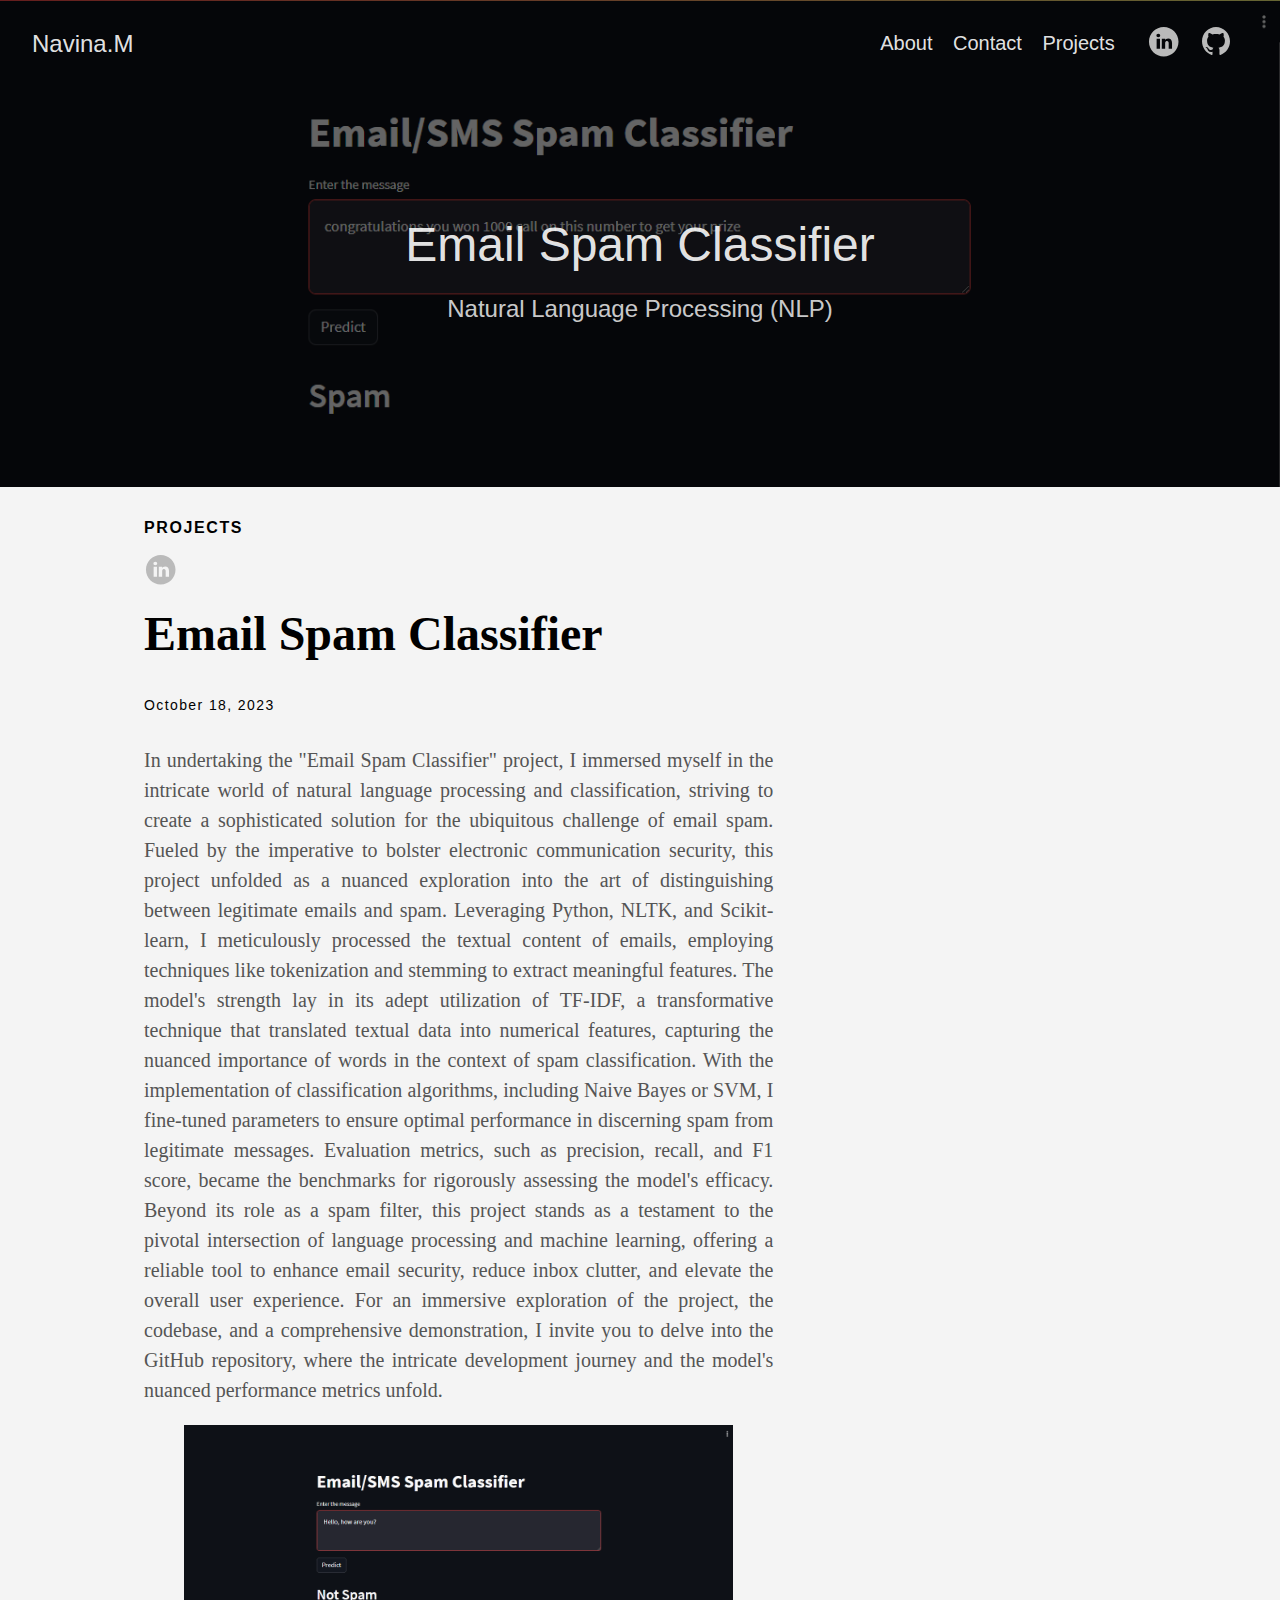
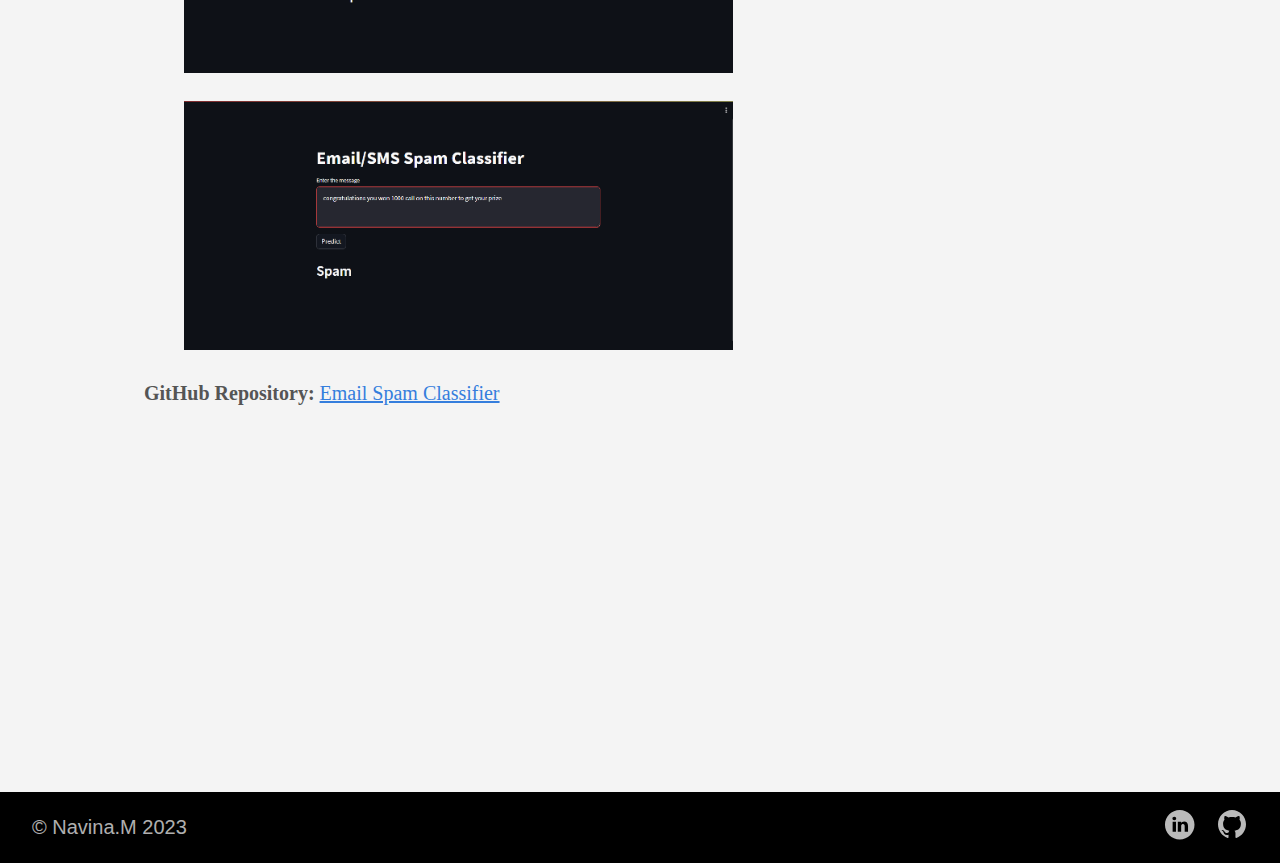
<file: post/chapter-2/index.html>
<!DOCTYPE html>
<html lang="en">
  <head>
    <meta charset="utf-8">
    <meta http-equiv="X-UA-Compatible" content="IE=edge,chrome=1">
    
    <title>Email Spam Classifier | Navina.M</title>
    <meta name="viewport" content="width=device-width,minimum-scale=1">
    <meta name="description" content="Natural Language Processing (NLP)">
    <meta name="generator" content="Hugo 0.120.4">
    
    
    
    
      <meta name="robots" content="noindex, nofollow">
    

    
<link rel="stylesheet" href="https://navina-murugadas.github.io/Portfolio/ananke/css/main.min.css" >



    
    
    
      

    

    
    
    <meta property="og:title" content="Email Spam Classifier" />
<meta property="og:description" content="Natural Language Processing (NLP)" />
<meta property="og:type" content="article" />
<meta property="og:url" content="https://navina-murugadas.github.io/Portfolio/post/chapter-2/" /><meta property="article:section" content="post" />
<meta property="article:published_time" content="2023-10-18T00:00:00+00:00" />
<meta property="article:modified_time" content="2023-10-18T00:00:00+00:00" />

<meta itemprop="name" content="Email Spam Classifier">
<meta itemprop="description" content="Natural Language Processing (NLP)"><meta itemprop="datePublished" content="2023-10-18T00:00:00+00:00" />
<meta itemprop="dateModified" content="2023-10-18T00:00:00+00:00" />
<meta itemprop="wordCount" content="235">
<meta itemprop="keywords" content="" /><meta name="twitter:card" content="summary"/>
<meta name="twitter:title" content="Email Spam Classifier"/>
<meta name="twitter:description" content="Natural Language Processing (NLP)"/>

	
  </head>

  <body class="ma0 avenir bg-near-white">

    
   
  

  
  <header class="cover bg-top" style="background-image: url('https://navina-murugadas.github.io/Portfolio/images/Email2.png');">
    <div class="bg-black-60">
      <nav class="pv3 ph3 ph4-ns" role="navigation">
  <div class="flex-l justify-between items-center center">
    <a href="https://navina-murugadas.github.io/Portfolio/" class="f3 fw2 hover-white no-underline white-90 dib">
      
        Navina.M
      
    </a>
    <div class="flex-l items-center">
      

      
        <ul class="pl0 mr3">
          
          <li class="list f5 f4-ns fw4 dib pr3">
            <a class="hover-white no-underline white-90" href="https://navina-murugadas.github.io/Portfolio/about/" title="About page">
              About
            </a>
          </li>
          
          <li class="list f5 f4-ns fw4 dib pr3">
            <a class="hover-white no-underline white-90" href="https://navina-murugadas.github.io/Portfolio/contact/" title="Contact page">
              Contact
            </a>
          </li>
          
          <li class="list f5 f4-ns fw4 dib pr3">
            <a class="hover-white no-underline white-90" href="https://navina-murugadas.github.io/Portfolio/post/" title="Projects page">
              Projects
            </a>
          </li>
          
        </ul>
      
      
<div class="ananke-socials">
  
    
    <a href="https://www.linkedin.com/in/navina-murugadas2000" target="_blank" rel="noopener" class="linkedin ananke-social-link link-transition stackoverflow link dib z-999 pt3 pt0-l mr1" title="LinkedIn link" aria-label="follow on LinkedIn——Opens in a new window">
      
        <span class="icon"><svg style="enable-background:new 0 0 65 65;" version="1.1" viewBox="0 0 65 65"  xml:space="preserve" xmlns="http://www.w3.org/2000/svg" xmlns:xlink="http://www.w3.org/1999/xlink">
  <path d="M50.837,48.137V36.425c0-6.275-3.35-9.195-7.816-9.195  c-3.604,0-5.219,1.983-6.119,3.374V27.71h-6.79c0.09,1.917,0,20.427,0,20.427h6.79V36.729c0-0.609,0.044-1.219,0.224-1.655  c0.49-1.22,1.607-2.483,3.482-2.483c2.458,0,3.44,1.873,3.44,4.618v10.929H50.837z M22.959,24.922c2.367,0,3.842-1.57,3.842-3.531  c-0.044-2.003-1.475-3.528-3.797-3.528s-3.841,1.524-3.841,3.528c0,1.961,1.474,3.531,3.753,3.531H22.959z M34,64  C17.432,64,4,50.568,4,34C4,17.431,17.432,4,34,4s30,13.431,30,30C64,50.568,50.568,64,34,64z M26.354,48.137V27.71h-6.789v20.427  H26.354z" style="fill-rule:evenodd;clip-rule:evenodd;"/>
</svg>
</span>
      
<span class="new-window"><svg  height="8px"  style="enable-background:new 0 0 1000 1000;" version="1.1" viewBox="0 0 1000 1000"  xml:space="preserve" xmlns="http://www.w3.org/2000/svg" xmlns:xlink="http://www.w3.org/1999/xlink" >
<path d="M598 128h298v298h-86v-152l-418 418-60-60 418-418h-152v-86zM810 810v-298h86v298c0 46-40 86-86 86h-596c-48 0-86-40-86-86v-596c0-46 38-86 86-86h298v86h-298v596h596z" style="fill-rule:evenodd;clip-rule:evenodd;"/>
</svg>
</span></a>
  
    
    <a href="https://github.com/Navina-Murugadas" target="_blank" rel="noopener" class="github ananke-social-link link-transition stackoverflow link dib z-999 pt3 pt0-l mr1" title="GitHub link" aria-label="follow on GitHub——Opens in a new window">
      
        <span class="icon"><svg style="enable-background:new 0 0 512 512;" version="1.1" viewBox="0 0 512 512"  xml:space="preserve" xmlns="http://www.w3.org/2000/svg" xmlns:xlink="http://www.w3.org/1999/xlink" >
  <path d="M256,32C132.3,32,32,134.8,32,261.7c0,101.5,64.2,187.5,153.2,217.9c11.2,2.1,15.3-5,15.3-11.1   c0-5.5-0.2-19.9-0.3-39.1c-62.3,13.9-75.5-30.8-75.5-30.8c-10.2-26.5-24.9-33.6-24.9-33.6c-20.3-14.3,1.5-14,1.5-14   c22.5,1.6,34.3,23.7,34.3,23.7c20,35.1,52.4,25,65.2,19.1c2-14.8,7.8-25,14.2-30.7c-49.7-5.8-102-25.5-102-113.5   c0-25.1,8.7-45.6,23-61.6c-2.3-5.8-10-29.2,2.2-60.8c0,0,18.8-6.2,61.6,23.5c17.9-5.1,37-7.6,56.1-7.7c19,0.1,38.2,2.6,56.1,7.7   c42.8-29.7,61.5-23.5,61.5-23.5c12.2,31.6,4.5,55,2.2,60.8c14.3,16.1,23,36.6,23,61.6c0,88.2-52.4,107.6-102.3,113.3   c8,7.1,15.2,21.1,15.2,42.5c0,30.7-0.3,55.5-0.3,63c0,6.1,4,13.3,15.4,11C415.9,449.1,480,363.1,480,261.7   C480,134.8,379.7,32,256,32z"/>
</svg>
</span>
      
<span class="new-window"><svg  height="8px"  style="enable-background:new 0 0 1000 1000;" version="1.1" viewBox="0 0 1000 1000"  xml:space="preserve" xmlns="http://www.w3.org/2000/svg" xmlns:xlink="http://www.w3.org/1999/xlink" >
<path d="M598 128h298v298h-86v-152l-418 418-60-60 418-418h-152v-86zM810 810v-298h86v298c0 46-40 86-86 86h-596c-48 0-86-40-86-86v-596c0-46 38-86 86-86h298v86h-298v596h596z" style="fill-rule:evenodd;clip-rule:evenodd;"/>
</svg>
</span></a>
  
</div>

    </div>
  </div>
</nav>

      <div class="tc-l pv6 ph3 ph4-ns">
        
          <div class="f2 f1-l fw2 white-90 mb0 lh-title">Email Spam Classifier</div>
          
            <div class="fw1 f5 f3-l white-80 measure-wide-l center lh-copy mt3 mb4">
              Natural Language Processing (NLP)
            </div>
          
        
      </div>
    </div>
  </header>



    <main class="pb7" role="main">
      
  
  <article class="flex-l flex-wrap justify-between mw8 center ph3">
    <header class="mt4 w-100">
      <aside class="instapaper_ignoref b helvetica tracked">
          
        PROJECTS
      </aside>
      










  <div id="sharing" class="mt3 ananke-socials">
    
      
      <a href="https://www.linkedin.com/shareArticle?mini=true&amp;url=https://navina-murugadas.github.io/Portfolio/post/chapter-2/&amp;title=Email%20Spam%20Classifier" class="ananke-social-link linkedin no-underline" aria-label="share on LinkedIn">
        
        <span class="icon"> <svg style="enable-background:new 0 0 65 65;" version="1.1" viewBox="0 0 65 65"  xml:space="preserve" xmlns="http://www.w3.org/2000/svg" xmlns:xlink="http://www.w3.org/1999/xlink">
  <path d="M50.837,48.137V36.425c0-6.275-3.35-9.195-7.816-9.195  c-3.604,0-5.219,1.983-6.119,3.374V27.71h-6.79c0.09,1.917,0,20.427,0,20.427h6.79V36.729c0-0.609,0.044-1.219,0.224-1.655  c0.49-1.22,1.607-2.483,3.482-2.483c2.458,0,3.44,1.873,3.44,4.618v10.929H50.837z M22.959,24.922c2.367,0,3.842-1.57,3.842-3.531  c-0.044-2.003-1.475-3.528-3.797-3.528s-3.841,1.524-3.841,3.528c0,1.961,1.474,3.531,3.753,3.531H22.959z M34,64  C17.432,64,4,50.568,4,34C4,17.431,17.432,4,34,4s30,13.431,30,30C64,50.568,50.568,64,34,64z M26.354,48.137V27.71h-6.789v20.427  H26.354z" style="fill-rule:evenodd;clip-rule:evenodd;"/>
</svg>
</span>
        
      </a>
    
  </div>


      <h1 class="f1 athelas mt3 mb1">Email Spam Classifier</h1>
      
      
      
      <time class="f6 mv4 dib tracked" datetime="2023-10-18T00:00:00Z">October 18, 2023</time>
      

      
      
    </header>
    <div class="nested-copy-line-height lh-copy serif f4 nested-links mid-gray pr4-l w-two-thirds-l">



<div style="text-align: justify;">
    
In undertaking the "Email Spam Classifier" project, I immersed myself in the intricate world of natural language processing and classification, striving to create a sophisticated solution for the ubiquitous challenge of email spam. Fueled by the imperative to bolster electronic communication security, this project unfolded as a nuanced exploration into the art of distinguishing between legitimate emails and spam. Leveraging Python, NLTK, and Scikit-learn, I meticulously processed the textual content of emails, employing techniques like tokenization and stemming to extract meaningful features. The model's strength lay in its adept utilization of TF-IDF, a transformative technique that translated textual data into numerical features, capturing the nuanced importance of words in the context of spam classification. With the implementation of classification algorithms, including Naive Bayes or SVM, I fine-tuned parameters to ensure optimal performance in discerning spam from legitimate messages. Evaluation metrics, such as precision, recall, and F1 score, became the benchmarks for rigorously assessing the model's efficacy. Beyond its role as a spam filter, this project stands as a testament to the pivotal intersection of language processing and machine learning, offering a reliable tool to enhance email security, reduce inbox clutter, and elevate the overall user experience. For an immersive exploration of the project, the codebase, and a comprehensive demonstration, I invite you to delve into the GitHub repository, where the intricate development journey and the model's nuanced performance metrics unfold.

</div>

<p><figure><img src="https://navina-murugadas.github.io/Portfolio/images/Email1.png"/>
</figure>

<figure><img src="https://navina-murugadas.github.io/Portfolio/images/Email2.png"/>
</figure>
</p>
<p><strong>GitHub Repository:</strong> <a href="https://github.com/Navina-Murugadas/Email_Spam_Classifier_DS">Email Spam Classifier</a></p>
<ul class="pa0">
  
</ul>
<div class="mt6 instapaper_ignoref">
      
      
      </div>
    </div>

    <aside class="w-30-l mt6-l">




</aside>

  </article>

    </main>
    <footer class="bg-black bottom-0 w-100 pa3" role="contentinfo">
  <div class="flex justify-between">
  <a class="f4 fw4 hover-white no-underline white-70 dn dib-ns pv2 ph3" href="https://navina-murugadas.github.io/Portfolio/" >
    &copy;  Navina.M 2023 
  </a>
    <div>
<div class="ananke-socials">
  
    
    <a href="https://www.linkedin.com/in/navina-murugadas2000" target="_blank" rel="noopener" class="linkedin ananke-social-link link-transition stackoverflow link dib z-999 pt3 pt0-l mr1" title="LinkedIn link" aria-label="follow on LinkedIn——Opens in a new window">
      
        <span class="icon"><svg style="enable-background:new 0 0 65 65;" version="1.1" viewBox="0 0 65 65"  xml:space="preserve" xmlns="http://www.w3.org/2000/svg" xmlns:xlink="http://www.w3.org/1999/xlink">
  <path d="M50.837,48.137V36.425c0-6.275-3.35-9.195-7.816-9.195  c-3.604,0-5.219,1.983-6.119,3.374V27.71h-6.79c0.09,1.917,0,20.427,0,20.427h6.79V36.729c0-0.609,0.044-1.219,0.224-1.655  c0.49-1.22,1.607-2.483,3.482-2.483c2.458,0,3.44,1.873,3.44,4.618v10.929H50.837z M22.959,24.922c2.367,0,3.842-1.57,3.842-3.531  c-0.044-2.003-1.475-3.528-3.797-3.528s-3.841,1.524-3.841,3.528c0,1.961,1.474,3.531,3.753,3.531H22.959z M34,64  C17.432,64,4,50.568,4,34C4,17.431,17.432,4,34,4s30,13.431,30,30C64,50.568,50.568,64,34,64z M26.354,48.137V27.71h-6.789v20.427  H26.354z" style="fill-rule:evenodd;clip-rule:evenodd;"/>
</svg>
</span>
      
<span class="new-window"><svg  height="8px"  style="enable-background:new 0 0 1000 1000;" version="1.1" viewBox="0 0 1000 1000"  xml:space="preserve" xmlns="http://www.w3.org/2000/svg" xmlns:xlink="http://www.w3.org/1999/xlink" >
<path d="M598 128h298v298h-86v-152l-418 418-60-60 418-418h-152v-86zM810 810v-298h86v298c0 46-40 86-86 86h-596c-48 0-86-40-86-86v-596c0-46 38-86 86-86h298v86h-298v596h596z" style="fill-rule:evenodd;clip-rule:evenodd;"/>
</svg>
</span></a>
  
    
    <a href="https://github.com/Navina-Murugadas" target="_blank" rel="noopener" class="github ananke-social-link link-transition stackoverflow link dib z-999 pt3 pt0-l mr1" title="GitHub link" aria-label="follow on GitHub——Opens in a new window">
      
        <span class="icon"><svg style="enable-background:new 0 0 512 512;" version="1.1" viewBox="0 0 512 512"  xml:space="preserve" xmlns="http://www.w3.org/2000/svg" xmlns:xlink="http://www.w3.org/1999/xlink" >
  <path d="M256,32C132.3,32,32,134.8,32,261.7c0,101.5,64.2,187.5,153.2,217.9c11.2,2.1,15.3-5,15.3-11.1   c0-5.5-0.2-19.9-0.3-39.1c-62.3,13.9-75.5-30.8-75.5-30.8c-10.2-26.5-24.9-33.6-24.9-33.6c-20.3-14.3,1.5-14,1.5-14   c22.5,1.6,34.3,23.7,34.3,23.7c20,35.1,52.4,25,65.2,19.1c2-14.8,7.8-25,14.2-30.7c-49.7-5.8-102-25.5-102-113.5   c0-25.1,8.7-45.6,23-61.6c-2.3-5.8-10-29.2,2.2-60.8c0,0,18.8-6.2,61.6,23.5c17.9-5.1,37-7.6,56.1-7.7c19,0.1,38.2,2.6,56.1,7.7   c42.8-29.7,61.5-23.5,61.5-23.5c12.2,31.6,4.5,55,2.2,60.8c14.3,16.1,23,36.6,23,61.6c0,88.2-52.4,107.6-102.3,113.3   c8,7.1,15.2,21.1,15.2,42.5c0,30.7-0.3,55.5-0.3,63c0,6.1,4,13.3,15.4,11C415.9,449.1,480,363.1,480,261.7   C480,134.8,379.7,32,256,32z"/>
</svg>
</span>
      
<span class="new-window"><svg  height="8px"  style="enable-background:new 0 0 1000 1000;" version="1.1" viewBox="0 0 1000 1000"  xml:space="preserve" xmlns="http://www.w3.org/2000/svg" xmlns:xlink="http://www.w3.org/1999/xlink" >
<path d="M598 128h298v298h-86v-152l-418 418-60-60 418-418h-152v-86zM810 810v-298h86v298c0 46-40 86-86 86h-596c-48 0-86-40-86-86v-596c0-46 38-86 86-86h298v86h-298v596h596z" style="fill-rule:evenodd;clip-rule:evenodd;"/>
</svg>
</span></a>
  
</div>
</div>
  </div>
</footer>

  </body>
</html>
</file>
